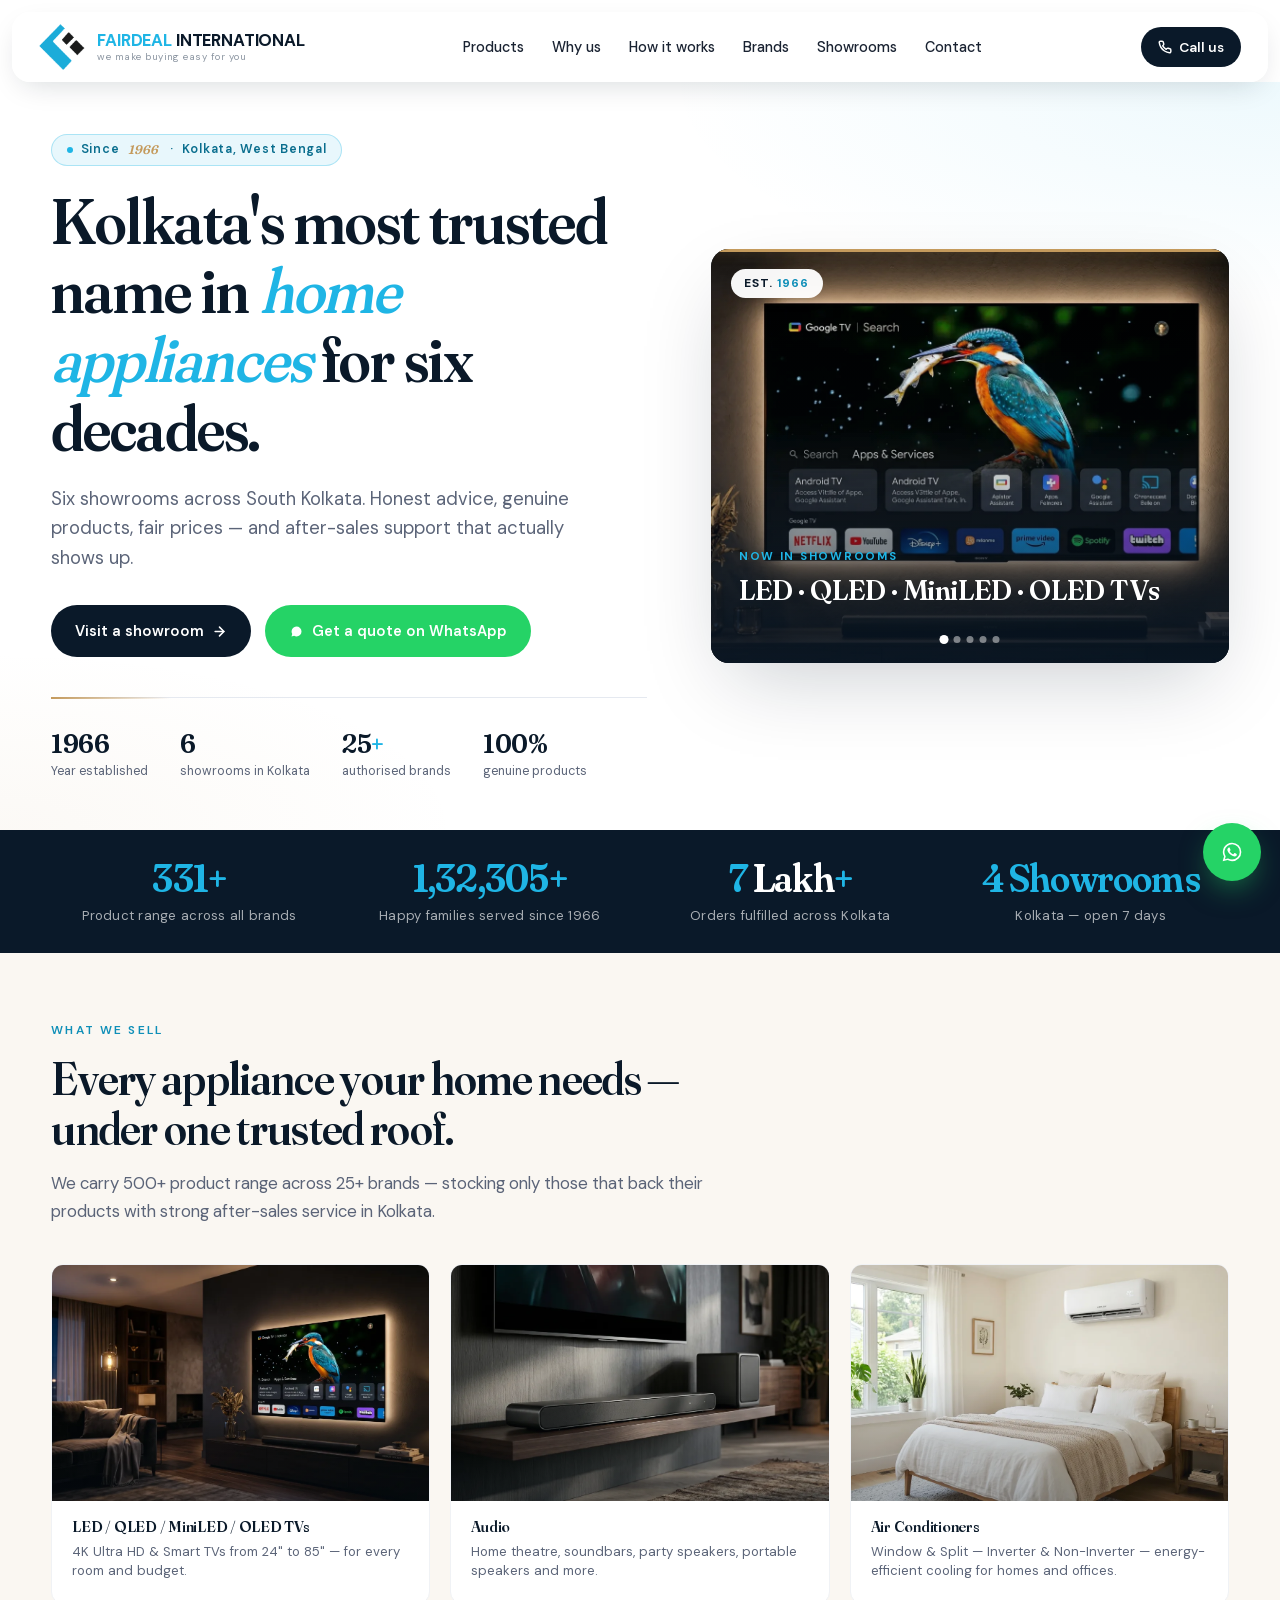
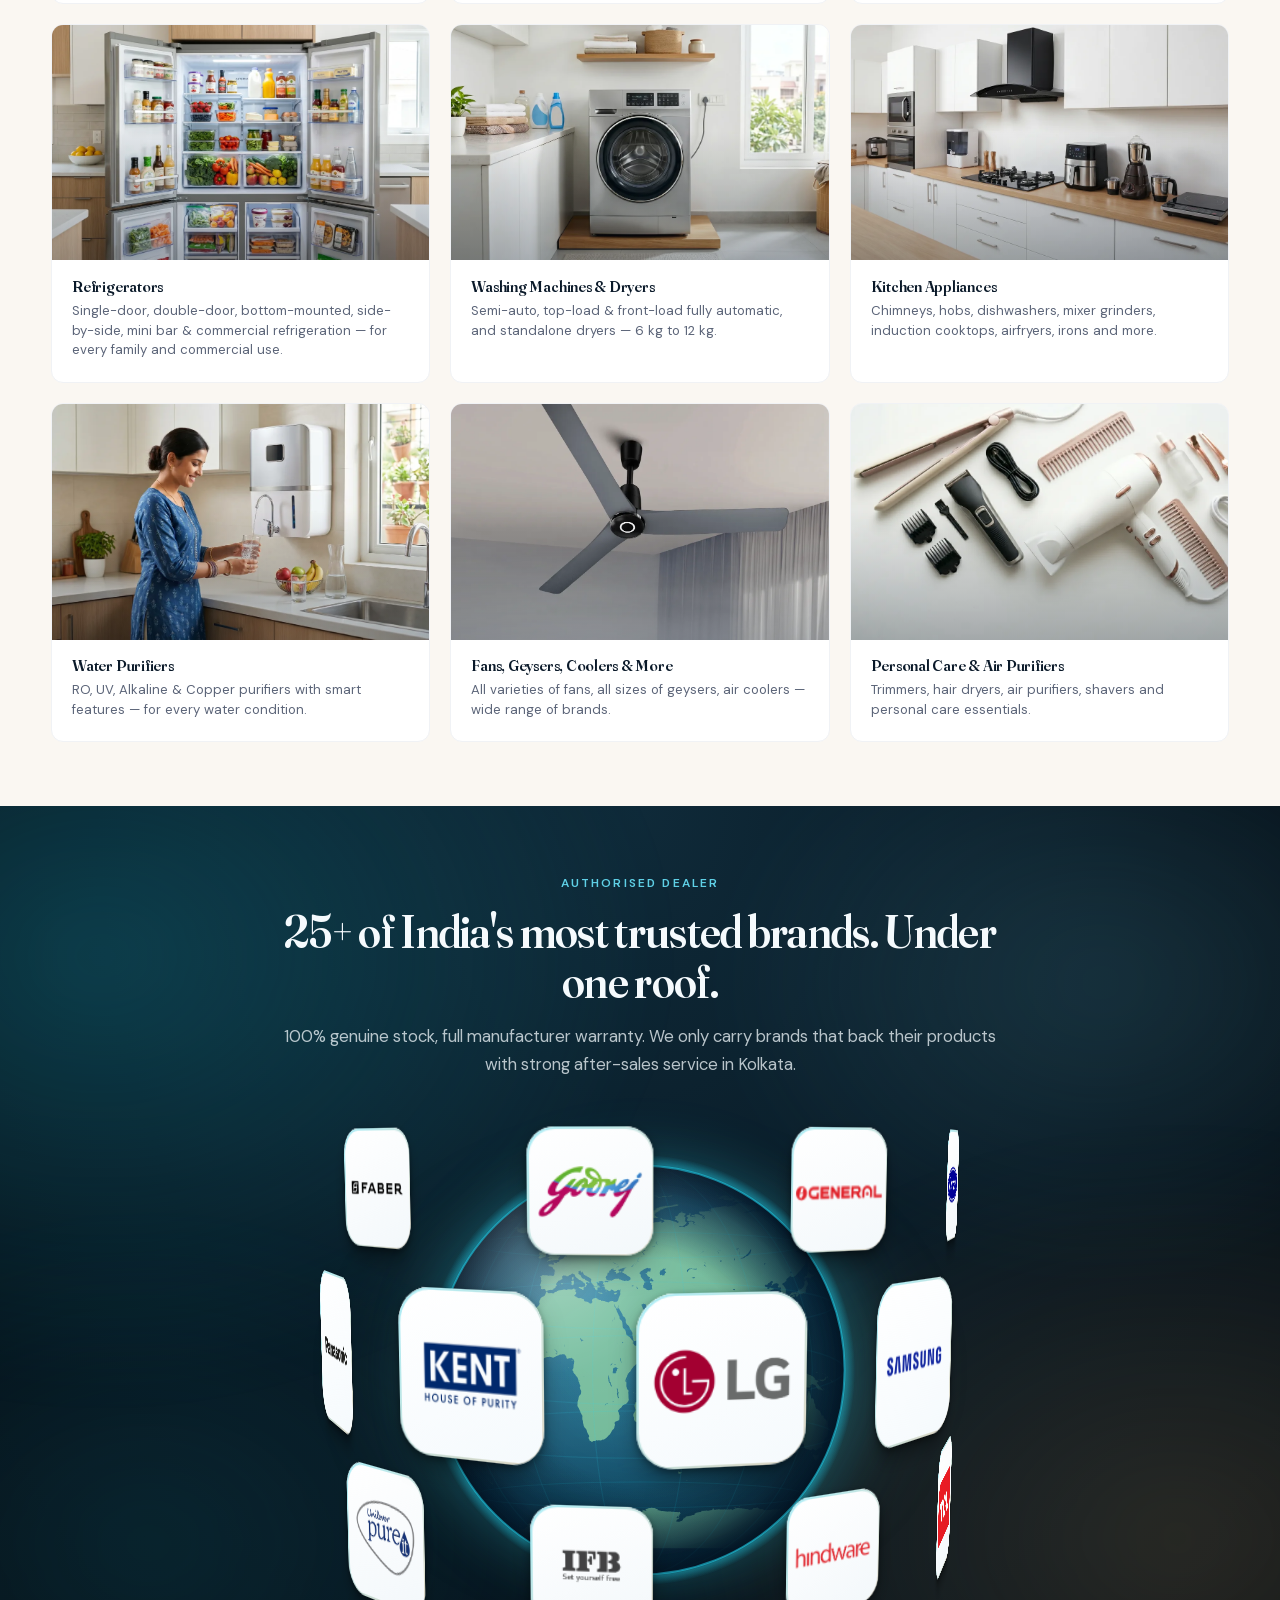
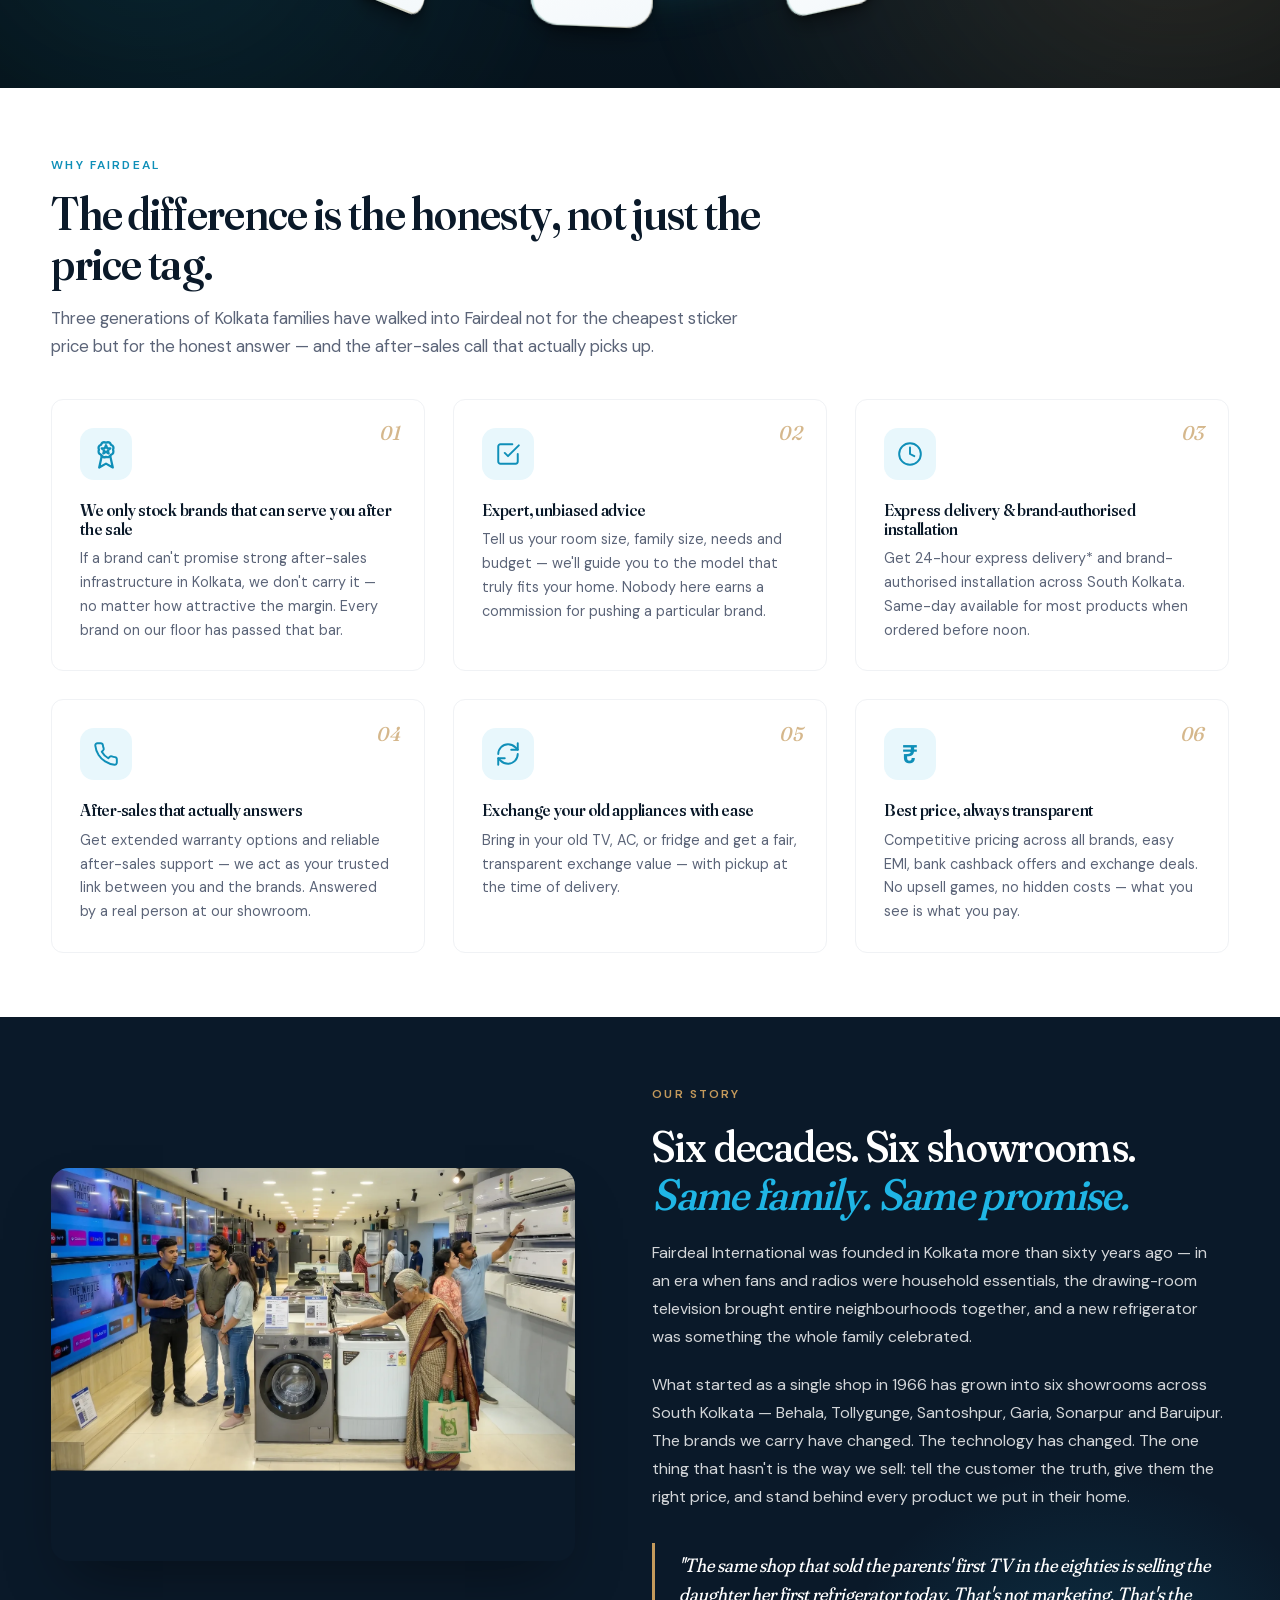
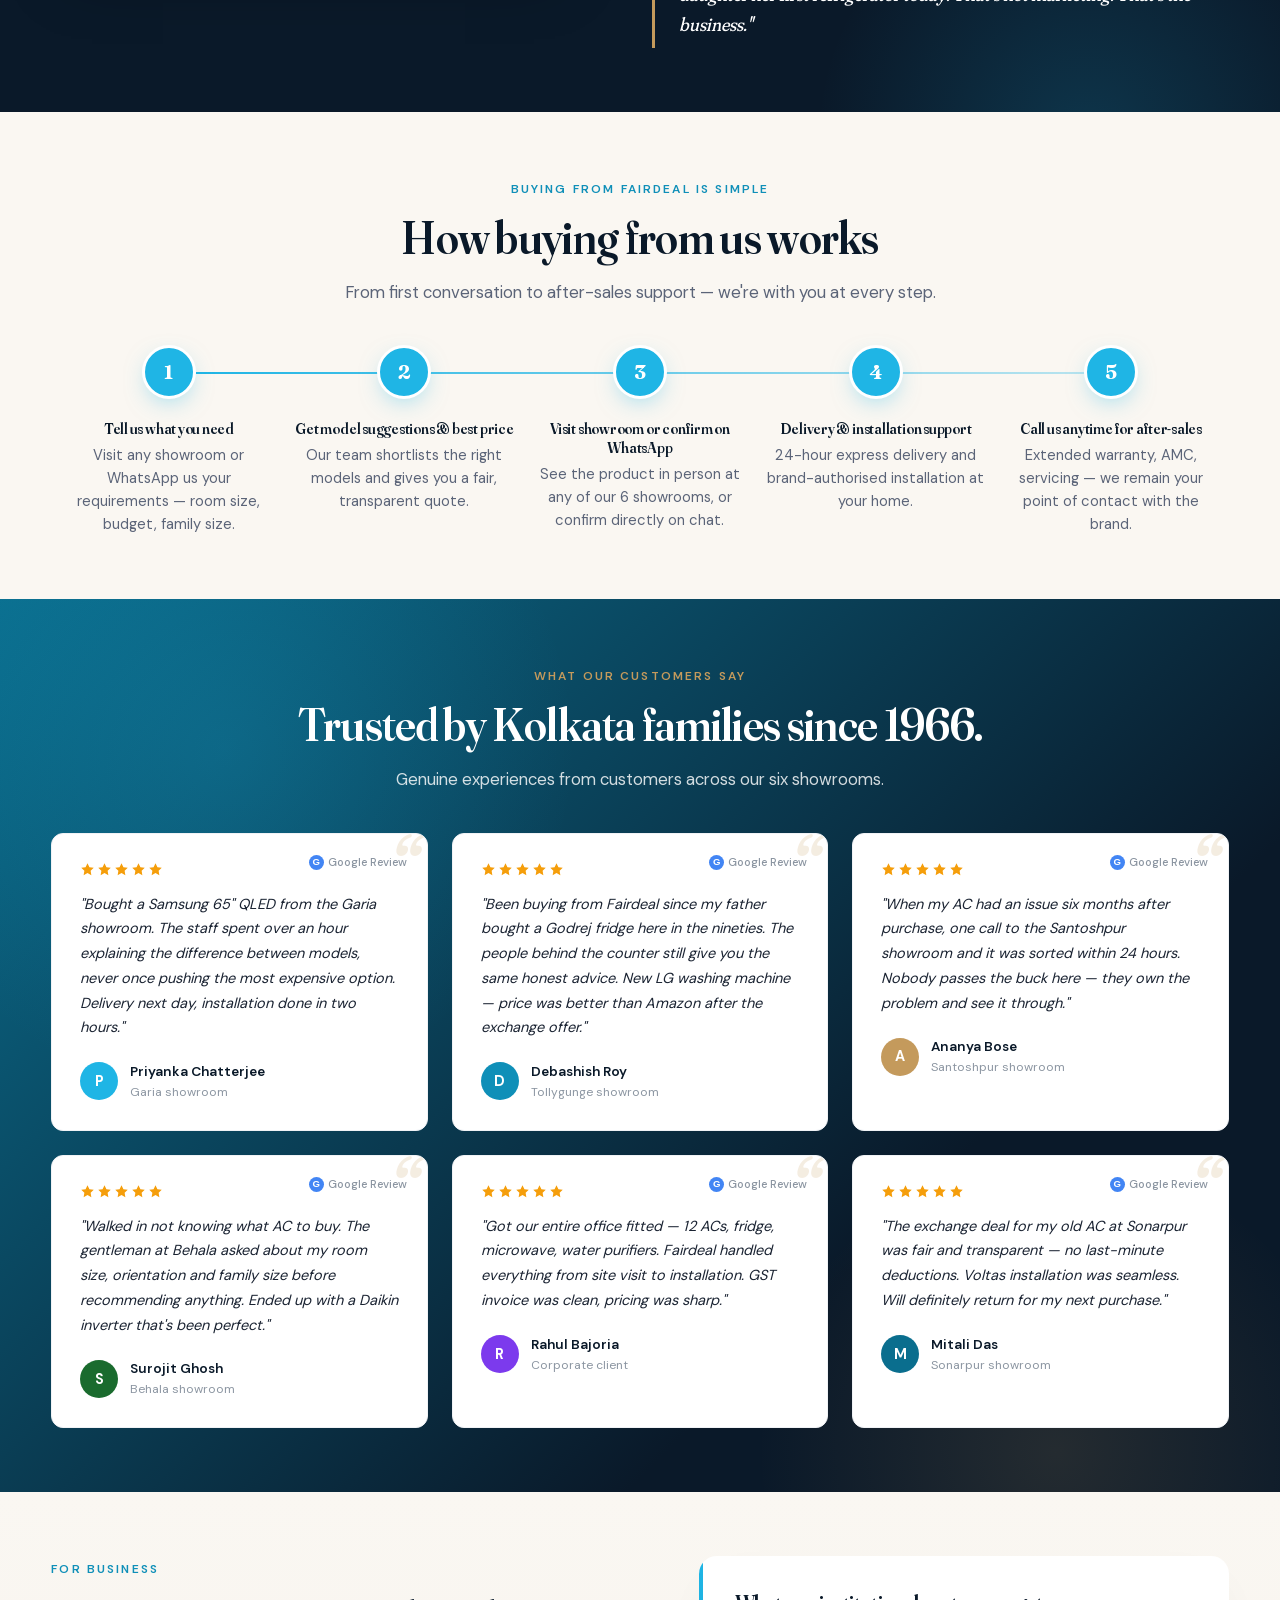
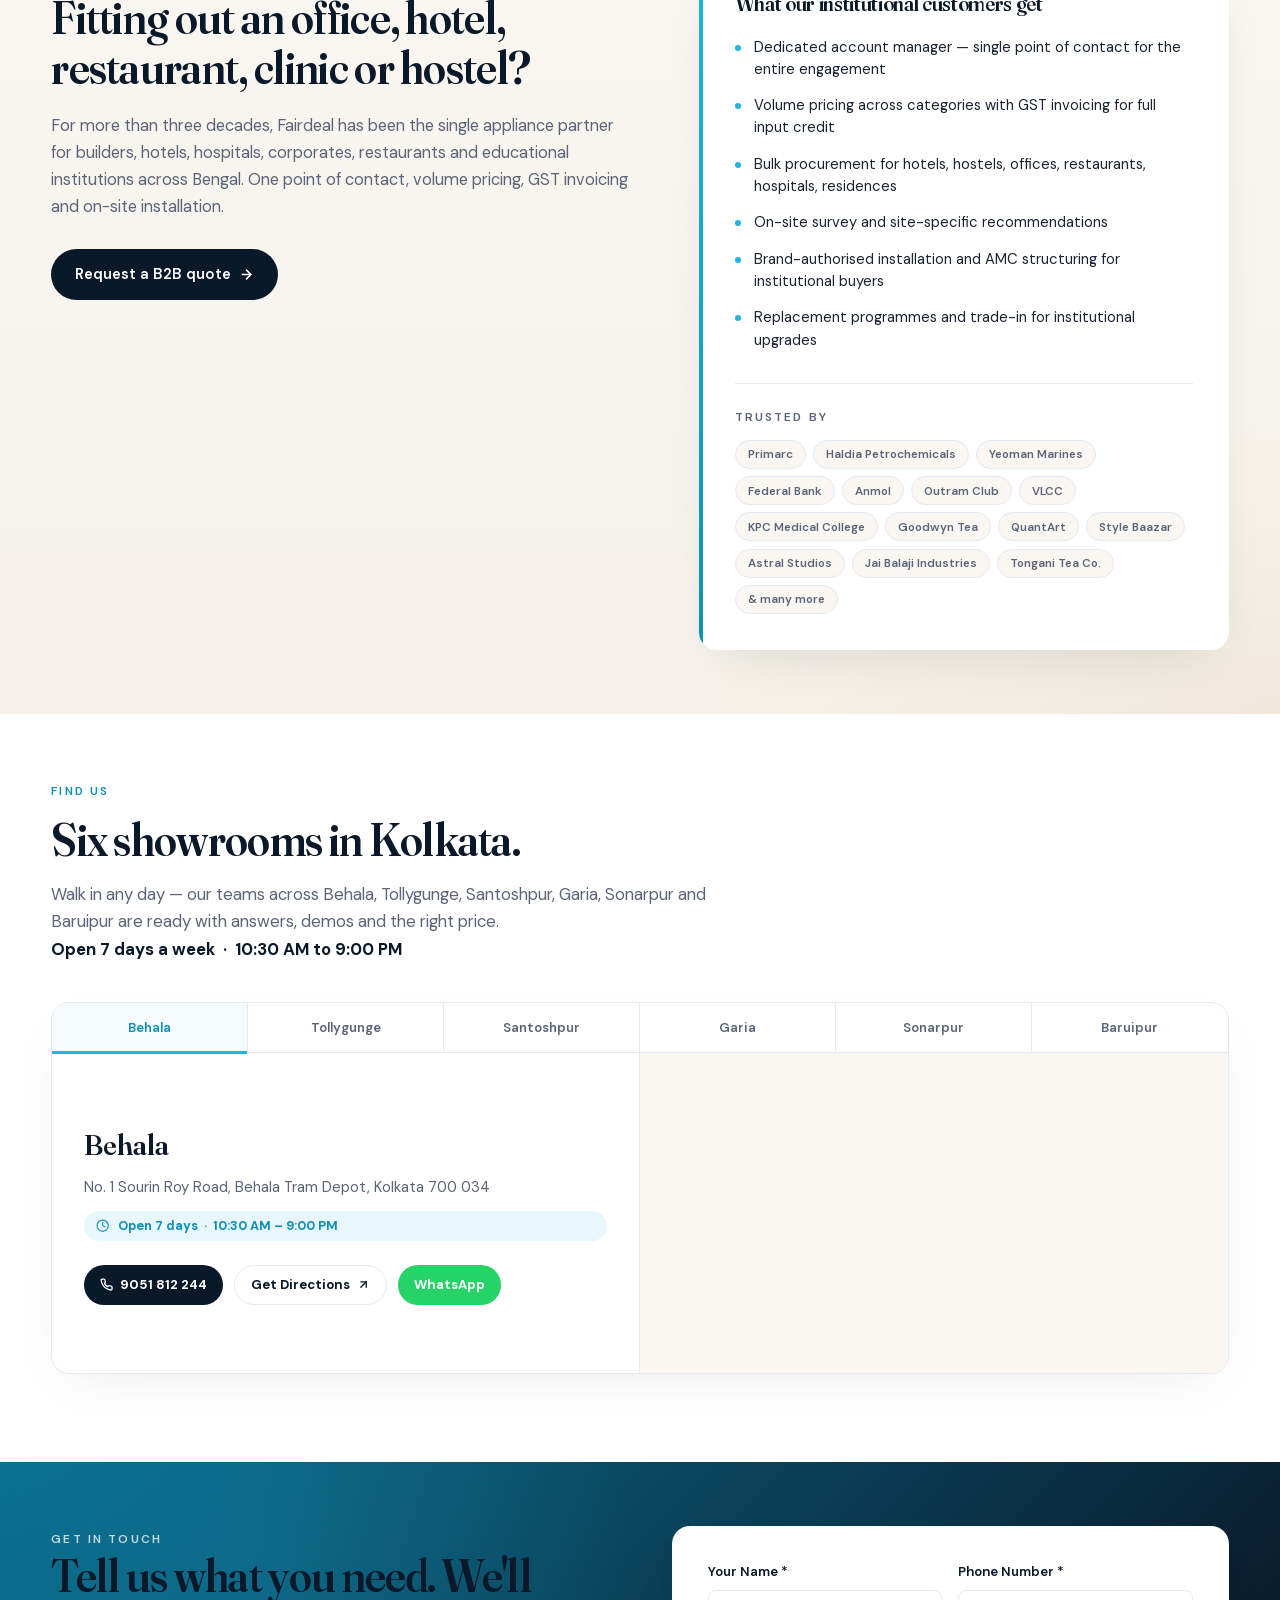
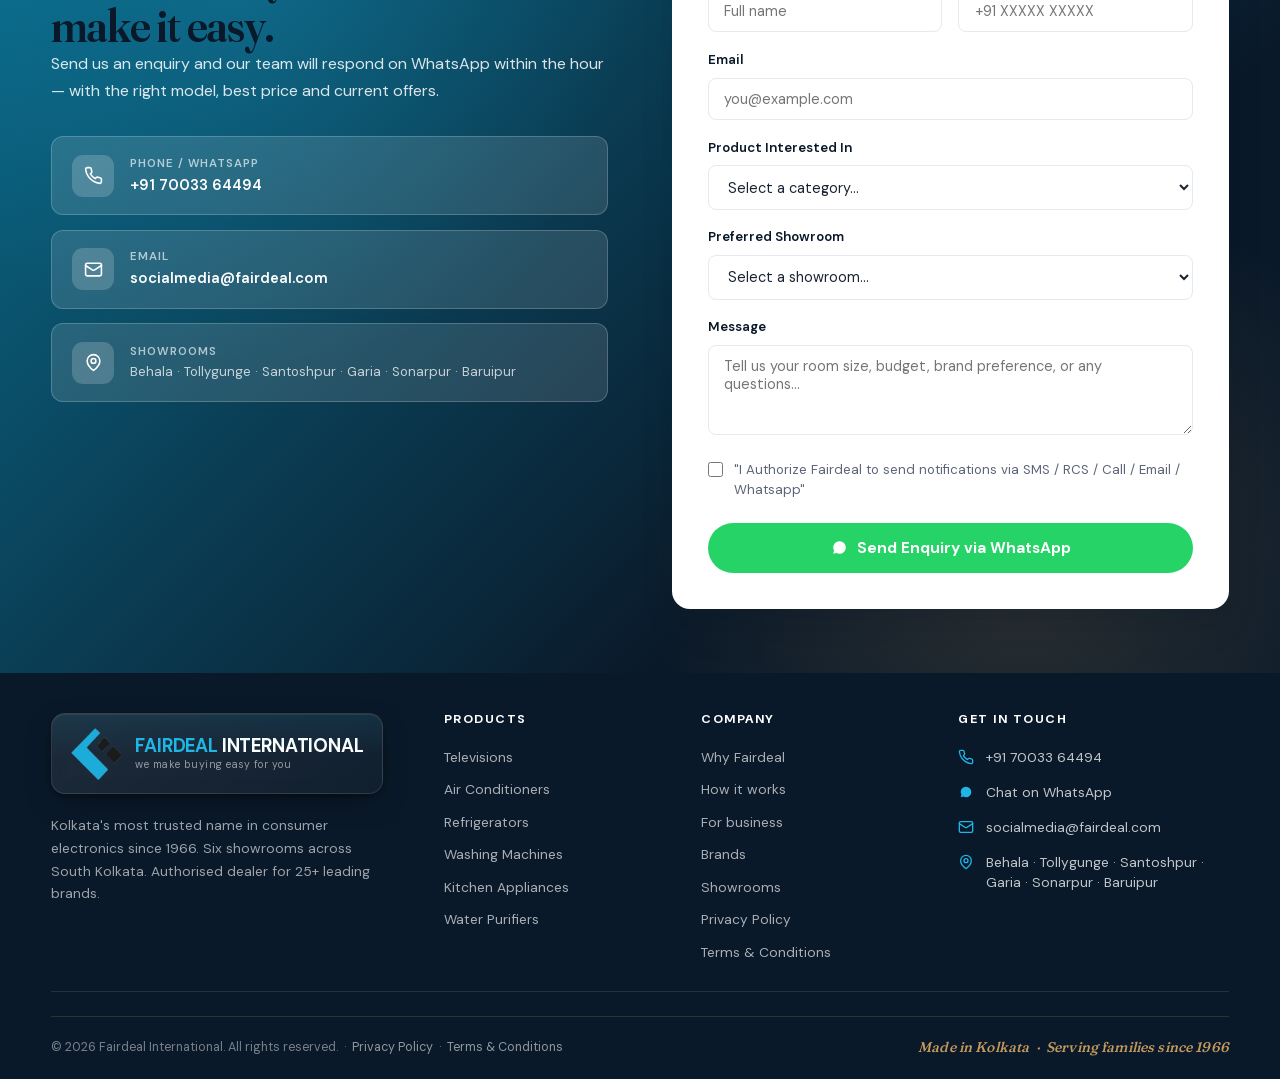
<file: index.html>
<!DOCTYPE html>
<html lang="en-IN">
<head>
<meta charset="UTF-8"/>
<meta name="viewport" content="width=device-width,initial-scale=1.0,viewport-fit=cover"/>
<title>Fairdeal International — Kolkata's Trusted Name in Home Appliances Since 1966 | LG, Samsung, Daikin, Voltas</title>
<meta name="description" content="Kolkata's most trusted home appliance retailer since 1966. 6 showrooms across South Kolkata — Behala, Tollygunge, Santoshpur, Garia, Sonarpur, Baruipur. Authorised dealer for LG, Samsung, Daikin, Voltas, Hitachi, Godrej and 25+ brands. 24-hour delivery, brand-authorised installation."/>
<meta name="keywords" content="home appliances Kolkata, electronics shop Kolkata, AC dealer Kolkata, TV dealer Kolkata, refrigerator Kolkata, washing machine Kolkata, LG dealer Kolkata, Samsung dealer Kolkata, Daikin AC Kolkata, Voltas AC Kolkata, Hitachi AC, Godrej fridge, Fairdeal International, Behala, Tollygunge, Santoshpur, Garia, Sonarpur, Baruipur, South Kolkata electronics, kitchen appliances Kolkata, water purifier Kolkata, fans Kolkata"/>
<meta name="author" content="Fairdeal International"/>
<meta name="robots" content="index, follow, max-image-preview:large"/>
<meta name="rating" content="general"/>

<link rel="canonical" href="https://fairdealinternational.in/"/>

<!-- Geo / local intent -->
<meta name="geo.region" content="IN-WB"/>
<meta name="geo.placename" content="Kolkata"/>
<meta name="geo.position" content="22.5039;88.3300"/>
<meta name="ICBM" content="22.5039, 88.3300"/>

<!-- Theme + PWA -->
<meta name="theme-color" content="#1FB5E5" media="(prefers-color-scheme: light)"/>
<meta name="theme-color" content="#0A1929" media="(prefers-color-scheme: dark)"/>
<meta name="apple-mobile-web-app-title" content="Fairdeal"/>
<meta name="apple-mobile-web-app-capable" content="yes"/>
<meta name="apple-mobile-web-app-status-bar-style" content="default"/>
<meta name="format-detection" content="telephone=yes"/>
<link rel="manifest" href="site.webmanifest"/>

<!-- Favicons -->
<link rel="icon" href="assets/img/ui/logo-fairdeal.png" type="image/png" sizes="any"/>
<link rel="shortcut icon" href="assets/img/ui/logo-fairdeal.png" type="image/png"/>
<link rel="apple-touch-icon" href="assets/img/ui/logo-fairdeal.png"/>

<!-- Open Graph -->
<meta property="og:type" content="website"/>
<meta property="og:site_name" content="Fairdeal International"/>
<meta property="og:title" content="Fairdeal International — Kolkata's Trusted Home Appliance Retailer Since 1966"/>
<meta property="og:description" content="6 showrooms across South Kolkata. Authorised dealer for LG, Samsung, Daikin, Voltas, Hitachi, Godrej and 25+ brands. Honest advice, fair prices, real after-sales support."/>
<meta property="og:locale" content="en_IN"/>
<meta property="og:url" content="https://fairdealinternational.in/"/>
<meta property="og:image" content="https://fairdealinternational.in/assets/img/ui/og-image.png"/>
<meta property="og:image:secure_url" content="https://fairdealinternational.in/assets/img/ui/og-image.png"/>
<meta property="og:image:width" content="1200"/>
<meta property="og:image:height" content="630"/>
<meta property="og:image:alt" content="Fairdeal International — Kolkata's trusted home appliance retailer since 1966"/>

<!-- Twitter Card -->
<meta name="twitter:card" content="summary_large_image"/>
<meta name="twitter:title" content="Fairdeal International — Kolkata's Trusted Home Appliance Retailer Since 1966"/>
<meta name="twitter:description" content="6 showrooms across South Kolkata. 25+ authorised brands. Honest advice, fair prices, real after-sales support."/>
<meta name="twitter:image" content="https://fairdealinternational.in/assets/img/ui/og-image.png"/>
<meta name="twitter:image:alt" content="Fairdeal International — Kolkata's trusted home appliance retailer since 1966"/>

<!-- Performance: preconnects + critical resource preload -->
<link rel="preconnect" href="https://maps.google.com"/>
<link rel="dns-prefetch" href="https://wa.me"/>
<link rel="preload" href="assets/fonts/dm-sans-latin.woff2" as="font" type="font/woff2" crossorigin/>
<link rel="preload" href="assets/fonts/fraunces-latin.woff2" as="font" type="font/woff2" crossorigin/>
<link rel="preload" as="image" href="assets/img/hero/01-tvs.webp" fetchpriority="high"/>

<link href="assets/fonts/fonts.css" rel="stylesheet"/>

<link rel="stylesheet" href="assets/css/tokens.css?v=17"/>
<link rel="stylesheet" href="assets/css/base.css?v=17"/>
<link rel="stylesheet" href="assets/css/components.css?v=17"/>
<link rel="stylesheet" href="assets/css/sections.css?v=34"/>

<!-- ============ Structured data ============ -->
<!-- Parent Organization -->
<script type="application/ld+json">
{
  "@context": "https://schema.org",
  "@type": "Organization",
  "@id": "https://fairdealinternational.in/#organization",
  "name": "Fairdeal International",
  "alternateName": "Fairdeal",
  "url": "https://fairdealinternational.in/",
  "logo": "https://fairdealinternational.in/assets/img/ui/logo-fairdeal-full.png",
  "image": "https://fairdealinternational.in/assets/img/ui/og-image.png",
  "foundingDate": "1966",
  "founders": [{ "@type": "Person", "name": "Fairdeal Founding Family" }],
  "description": "Family-run consumer electronics retailer in Kolkata, India. Authorised dealer for 25+ leading home appliance brands across 6 showrooms in South Kolkata since 1966.",
  "telephone": "+91-70033-64494",
  "email": "socialmedia@fairdeal.com",
  "areaServed": { "@type": "City", "name": "Kolkata" },
  "address": {
    "@type": "PostalAddress",
    "streetAddress": "No. 1 Sourin Roy Road, Behala Tram Depot",
    "addressLocality": "Kolkata",
    "addressRegion": "West Bengal",
    "postalCode": "700034",
    "addressCountry": "IN"
  },
  "sameAs": [
    "https://www.google.com/maps/place/Fairdeal+International"
  ]
}
</script>

<!-- WebSite (enables sitelinks search box) -->
<script type="application/ld+json">
{
  "@context": "https://schema.org",
  "@type": "WebSite",
  "@id": "https://fairdealinternational.in/#website",
  "url": "https://fairdealinternational.in/",
  "name": "Fairdeal International",
  "inLanguage": "en-IN",
  "publisher": { "@id": "https://fairdealinternational.in/#organization" }
}
</script>

<!-- LocalBusiness × 6 — each showroom indexed independently -->
<script type="application/ld+json">
{
  "@context": "https://schema.org",
  "@graph": [
    {
      "@type": ["LocalBusiness", "HomeGoodsStore"],
      "@id": "https://fairdealinternational.in/#behala",
      "name": "Fairdeal International — Behala",
      "image": "https://fairdealinternational.in/assets/img/ui/og-image.png",
      "telephone": "+91-90518-12244",
      "priceRange": "₹₹",
      "url": "https://fairdealinternational.in/#locations",
      "address": {
        "@type": "PostalAddress",
        "streetAddress": "No. 1 Sourin Roy Road, Behala Tram Depot",
        "addressLocality": "Kolkata",
        "addressRegion": "West Bengal",
        "postalCode": "700034",
        "addressCountry": "IN"
      },
      "geo": { "@type": "GeoCoordinates", "latitude": 22.5005, "longitude": 88.3066 },
      "openingHoursSpecification": [{
        "@type": "OpeningHoursSpecification",
        "dayOfWeek": ["Monday","Tuesday","Wednesday","Thursday","Friday","Saturday","Sunday"],
        "opens": "10:30", "closes": "21:00"
      }]
    },
    {
      "@type": ["LocalBusiness", "HomeGoodsStore"],
      "@id": "https://fairdealinternational.in/#tollygunge",
      "name": "Fairdeal International — Tollygunge",
      "image": "https://fairdealinternational.in/assets/img/ui/og-image.png",
      "telephone": "+91-80170-66993",
      "priceRange": "₹₹",
      "address": {
        "@type": "PostalAddress",
        "streetAddress": "77 Deshapran Sasmal Road, opp. Charu Market Police Station, Tollygunge",
        "addressLocality": "Kolkata",
        "addressRegion": "West Bengal",
        "postalCode": "700033",
        "addressCountry": "IN"
      },
      "geo": { "@type": "GeoCoordinates", "latitude": 22.4985, "longitude": 88.3437 },
      "openingHoursSpecification": [{
        "@type": "OpeningHoursSpecification",
        "dayOfWeek": ["Monday","Tuesday","Wednesday","Thursday","Friday","Saturday","Sunday"],
        "opens": "10:30", "closes": "21:00"
      }]
    },
    {
      "@type": ["LocalBusiness", "HomeGoodsStore"],
      "@id": "https://fairdealinternational.in/#santoshpur",
      "name": "Fairdeal International — Santoshpur",
      "image": "https://fairdealinternational.in/assets/img/ui/og-image.png",
      "telephone": "+91-80170-66991",
      "priceRange": "₹₹",
      "address": {
        "@type": "PostalAddress",
        "streetAddress": "52 Santoshpur Avenue, Battala, Santoshpur",
        "addressLocality": "Kolkata",
        "addressRegion": "West Bengal",
        "postalCode": "700075",
        "addressCountry": "IN"
      },
      "geo": { "@type": "GeoCoordinates", "latitude": 22.4863, "longitude": 88.3792 },
      "openingHoursSpecification": [{
        "@type": "OpeningHoursSpecification",
        "dayOfWeek": ["Monday","Tuesday","Wednesday","Thursday","Friday","Saturday","Sunday"],
        "opens": "10:30", "closes": "21:00"
      }]
    },
    {
      "@type": ["LocalBusiness", "HomeGoodsStore"],
      "@id": "https://fairdealinternational.in/#garia",
      "name": "Fairdeal International — Garia",
      "image": "https://fairdealinternational.in/assets/img/ui/og-image.png",
      "telephone": "+91-80170-66992",
      "priceRange": "₹₹",
      "address": {
        "@type": "PostalAddress",
        "streetAddress": "466 Raja Subodh Chandra Mallick Road, Garia Bazaar, Kanungo Park, Garia",
        "addressLocality": "Kolkata",
        "addressRegion": "West Bengal",
        "postalCode": "700084",
        "addressCountry": "IN"
      },
      "geo": { "@type": "GeoCoordinates", "latitude": 22.4636, "longitude": 88.3941 },
      "openingHoursSpecification": [{
        "@type": "OpeningHoursSpecification",
        "dayOfWeek": ["Monday","Tuesday","Wednesday","Thursday","Friday","Saturday","Sunday"],
        "opens": "10:30", "closes": "21:00"
      }]
    },
    {
      "@type": ["LocalBusiness", "HomeGoodsStore"],
      "@id": "https://fairdealinternational.in/#sonarpur",
      "name": "Fairdeal International — Sonarpur",
      "image": "https://fairdealinternational.in/assets/img/ui/og-image.png",
      "telephone": "+91-98749-75332",
      "priceRange": "₹₹",
      "address": {
        "@type": "PostalAddress",
        "streetAddress": "275 Sahebpara, Sonarpur Station Road",
        "addressLocality": "Kolkata",
        "addressRegion": "West Bengal",
        "postalCode": "700150",
        "addressCountry": "IN"
      },
      "geo": { "@type": "GeoCoordinates", "latitude": 22.4341, "longitude": 88.4309 },
      "openingHoursSpecification": [{
        "@type": "OpeningHoursSpecification",
        "dayOfWeek": ["Monday","Tuesday","Wednesday","Thursday","Friday","Saturday","Sunday"],
        "opens": "10:30", "closes": "21:00"
      }]
    },
    {
      "@type": ["LocalBusiness", "HomeGoodsStore"],
      "@id": "https://fairdealinternational.in/#baruipur",
      "name": "Fairdeal International — Baruipur",
      "image": "https://fairdealinternational.in/assets/img/ui/og-image.png",
      "telephone": "+91-62905-57092",
      "priceRange": "₹₹",
      "address": {
        "@type": "PostalAddress",
        "streetAddress": "Baruipur Padmapukur More",
        "addressLocality": "Kolkata",
        "addressRegion": "West Bengal",
        "postalCode": "700144",
        "addressCountry": "IN"
      },
      "geo": { "@type": "GeoCoordinates", "latitude": 22.3597, "longitude": 88.4322 },
      "openingHoursSpecification": [{
        "@type": "OpeningHoursSpecification",
        "dayOfWeek": ["Monday","Tuesday","Wednesday","Thursday","Friday","Saturday","Sunday"],
        "opens": "10:30", "closes": "21:00"
      }]
    }
  ]
}
</script>

<!-- FAQ — answers common queries; eligible for rich results -->
<script type="application/ld+json">
{
  "@context": "https://schema.org",
  "@type": "FAQPage",
  "mainEntity": [
    {
      "@type": "Question",
      "name": "Where is Fairdeal International located in Kolkata?",
      "acceptedAnswer": {
        "@type": "Answer",
        "text": "Fairdeal International has six showrooms across South Kolkata — Behala, Tollygunge, Santoshpur, Garia, Sonarpur and Baruipur. All showrooms are open seven days a week from 10:30 AM to 9:00 PM."
      }
    },
    {
      "@type": "Question",
      "name": "Which brands does Fairdeal International sell?",
      "acceptedAnswer": {
        "@type": "Answer",
        "text": "Fairdeal is the authorised dealer for 25+ leading home-appliance brands, including LG, Samsung, Daikin, Voltas, Hitachi, Godrej, Panasonic, Mitsubishi Heavy, Carrier, Haier, IFB, Philips, Crompton, Prestige, Faber, Hindware, Bajaj, boAt, Symphony and more."
      }
    },
    {
      "@type": "Question",
      "name": "Does Fairdeal offer delivery and installation across Kolkata?",
      "acceptedAnswer": {
        "@type": "Answer",
        "text": "Yes. We offer 24-hour express delivery across South Kolkata (same-day for orders confirmed before noon, subject to stock) and brand-authorised installation through the manufacturer's service network."
      }
    },
    {
      "@type": "Question",
      "name": "Is Fairdeal International an authorised dealer?",
      "acceptedAnswer": {
        "@type": "Answer",
        "text": "Yes. Fairdeal has been an authorised dealer for major consumer electronics brands since 1966. Every product carries full manufacturer warranty and GST invoicing for input credit."
      }
    },
    {
      "@type": "Question",
      "name": "Can Fairdeal supply appliances in bulk to businesses, hotels or hostels?",
      "acceptedAnswer": {
        "@type": "Answer",
        "text": "Yes. Fairdeal has supplied bulk and institutional orders to hotels, hostels, hospitals, builders, offices, restaurants and educational institutions across Bengal for over three decades, with dedicated account managers, volume pricing and on-site survey."
      }
    },
    {
      "@type": "Question",
      "name": "Can I exchange my old appliance for a new one at Fairdeal?",
      "acceptedAnswer": {
        "@type": "Answer",
        "text": "Yes. Bring in your old TV, AC, refrigerator or washing machine and we offer a fair, transparent exchange value — with pickup at the time of delivery."
      }
    },
    {
      "@type": "Question",
      "name": "How do I get a price quote from Fairdeal?",
      "acceptedAnswer": {
        "@type": "Answer",
        "text": "WhatsApp +91 70033 64494 with your requirement (room size, family size, budget), or fill the enquiry form on this website. Our team typically replies within an hour during business hours."
      }
    }
  ]
}
</script>

<!-- BreadcrumbList — Home is the only crumb on this page -->
<script type="application/ld+json">
{
  "@context": "https://schema.org",
  "@type": "BreadcrumbList",
  "itemListElement": [
    { "@type": "ListItem", "position": 1, "name": "Home", "item": "https://fairdealinternational.in/" }
  ]
}
</script>
</head>
<body>
<!-- ========== NAV ========== -->
<nav class="nav" id="mainNav">
  <div class="container nav-inner">
    <a href="#" class="logo" aria-label="Fairdeal International home">
      <img class="logo-mark" src="assets/img/ui/logo-fairdeal.png" alt="Fairdeal International — Kolkata home appliance retailer since 1966" width="46" height="46" />
      <span class="logo-text-stack">
        <span><span class="logo-text-1">FAIRDEAL</span>&nbsp;<span class="logo-text-2">INTERNATIONAL</span></span>
        <span class="logo-tag">we make buying easy for you</span>
      </span>
    </a>
    <ul class="nav-links" id="navLinks">
      <li><a href="#categories">Products</a></li>
      <li><a href="#why">Why us</a></li>
      <li><a href="#how">How it works</a></li>
      <li><a href="#brands">Brands</a></li>
      <li><a href="#locations">Showrooms</a></li>
      <li><a href="#enquiry">Contact</a></li>
    </ul>
    <div class="nav-right">
      <a href="tel:+917003364494" class="nav-cta">
        <svg width="14" height="14" viewBox="0 0 24 24" fill="none" stroke="currentColor" stroke-width="2.5" stroke-linecap="round" stroke-linejoin="round"><path d="M22 16.92v3a2 2 0 0 1-2.18 2 19.79 19.79 0 0 1-8.63-3.07 19.5 19.5 0 0 1-6-6 19.79 19.79 0 0 1-3.07-8.67A2 2 0 0 1 4.11 2h3a2 2 0 0 1 2 1.72c.127.96.361 1.903.7 2.81a2 2 0 0 1-.45 2.11L8.09 9.91a16 16 0 0 0 6 6l1.27-1.27a2 2 0 0 1 2.11-.45c.907.339 1.85.573 2.81.7A2 2 0 0 1 22 16.92z"/></svg>
        Call us
      </a>
      <a href="tel:+917003364494" class="mobile-call-btn">
        <svg width="16" height="16" viewBox="0 0 24 24" fill="none" stroke="currentColor" stroke-width="2.5" stroke-linecap="round" stroke-linejoin="round"><path d="M22 16.92v3a2 2 0 0 1-2.18 2 19.79 19.79 0 0 1-8.63-3.07 19.5 19.5 0 0 1-6-6 19.79 19.79 0 0 1-3.07-8.67A2 2 0 0 1 4.11 2h3a2 2 0 0 1 2 1.72c.127.96.361 1.903.7 2.81a2 2 0 0 1-.45 2.11L8.09 9.91a16 16 0 0 0 6 6l1.27-1.27a2 2 0 0 1 2.11-.45c.907.339 1.85.573 2.81.7A2 2 0 0 1 22 16.92z"/></svg>
        Call Now
      </a>
      <button class="menu-toggle" id="menuToggle" aria-label="Toggle menu"><span></span><span></span><span></span></button>
    </div>
  </div>
</nav>
<!-- ========== HERO ========== -->
<header class="hero">
  <div class="container hero-grid">
    <div class="hero-content">
      <div class="hero-badge"><span class="hero-badge-dot"></span>Since <span class="gold-year">1966</span> &nbsp;·&nbsp; Kolkata, West Bengal</div>
      <h1>Kolkata's most trusted name in <em>home appliances</em> for six decades.</h1>
      <p class="hero-tag">Six showrooms across South Kolkata. Honest advice, genuine products, fair prices — and after-sales support that actually shows up.</p>
      <div class="hero-ctas">
        <a href="#locations" class="btn btn-primary">Visit a showroom <svg width="15" height="15" viewBox="0 0 24 24" fill="none" stroke="currentColor" stroke-width="2.5" stroke-linecap="round" stroke-linejoin="round"><path d="M5 12h14"/><path d="m12 5 7 7-7 7"/></svg></a>
        <a href="https://wa.me/917003364494?text=Hi%20Fairdeal%2C%20I'd%20like%20a%20quote" class="btn btn-whatsapp" target="_blank" rel="noopener"><svg width="15" height="15" viewBox="0 0 24 24" fill="currentColor"><path d="M17.6 6.32A7.85 7.85 0 0 0 12.05 4a7.94 7.94 0 0 0-6.88 11.9L4 20l4.2-1.1a7.93 7.93 0 0 0 3.84 1h.01a7.95 7.95 0 0 0 7.95-7.94 7.9 7.9 0 0 0-2.4-5.64z"/></svg>Get a quote on WhatsApp</a>
      </div>
      <div class="hero-meta">
        <div class="hero-meta-item"><span class="num">1966</span><div class="lbl">Year established</div></div>
        <div class="hero-meta-item"><span class="num">6</span><div class="lbl">showrooms in Kolkata</div></div>
        <div class="hero-meta-item"><span class="num">25<span>+</span></span><div class="lbl">authorised brands</div></div>
        <div class="hero-meta-item"><span class="num">100%</span><div class="lbl">genuine products</div></div>
      </div>
    </div>

    <!-- HERO SLIDING BANNER -->
    <div class="hero-visual" id="heroVisual">
      <div class="hero-visual-since">Est. <span>1966</span></div>

      <!-- SLIDE 1: TVs — PLACEHOLDER: Replace with premium OLED/QLED TV mounted on wall in home-cinema room with ambient lighting -->
      <div class="hero-slide active">
        <img src="assets/img/hero/01-tvs.webp" alt="Premium OLED and QLED smart television displayed in a Fairdeal Kolkata showroom" fetchpriority="high"/>
        <div class="hero-slide-overlay"></div>
        <div class="hero-slide-caption">
          <div class="hero-slide-caption-label">Now in showrooms</div>
          <div class="hero-slide-caption-title">LED · QLED · MiniLED · OLED TVs</div>
        </div>
      </div>

      <!-- SLIDE 2: ACs — PLACEHOLDER: Modern inverter split AC in a well-lit bedroom, lifestyle shot -->
      <div class="hero-slide">
        <img src="assets/img/hero/02-acs.webp" alt="Inverter split air conditioner from leading brands — sold and installed by Fairdeal across South Kolkata" loading="lazy"/>
        <div class="hero-slide-overlay"></div>
        <div class="hero-slide-caption">
          <div class="hero-slide-caption-label">Inverter &amp; Non-Inverter</div>
          <div class="hero-slide-caption-title">Air Conditioners — Window &amp; Split</div>
        </div>
      </div>

      <!-- SLIDE 3: Fridges — PLACEHOLDER: Modern double-door or French door fridge open in clean kitchen -->
      <div class="hero-slide">
        <img src="assets/img/hero/03-fridges.webp" alt="Double-door and side-by-side refrigerators on display at a Fairdeal showroom in Kolkata" loading="lazy"/>
        <div class="hero-slide-overlay"></div>
        <div class="hero-slide-caption">
          <div class="hero-slide-caption-label">Single · Double · Side-by-Side · Commercial</div>
          <div class="hero-slide-caption-title">Refrigerators &amp; Commercial Cooling</div>
        </div>
      </div>

      <!-- SLIDE 4: Washing — PLACEHOLDER: Front-load washing machine in laundry room, clean white minimal look -->
      <div class="hero-slide">
        <img src="assets/img/hero/04-washing.webp" alt="Front-load and top-load washing machines available at Fairdeal Kolkata" loading="lazy"/>
        <div class="hero-slide-overlay"></div>
        <div class="hero-slide-caption">
          <div class="hero-slide-caption-label">Top Load · Front Load · Dryer</div>
          <div class="hero-slide-caption-title">Washing Machines &amp; Dryers</div>
        </div>
      </div>

      <!-- SLIDE 5: Kitchen — PLACEHOLDER: Premium kitchen showing chimney lit up, hob in use, warm cooking scene -->
      <div class="hero-slide">
        <img src="assets/img/hero/05-kitchen.webp" alt="Modern Indian kitchen with branded chimney, hob and induction appliances supplied by Fairdeal" loading="lazy"/>
        <div class="hero-slide-overlay"></div>
        <div class="hero-slide-caption">
          <div class="hero-slide-caption-label">Chimney · Hob · Airfryer · Induction</div>
          <div class="hero-slide-caption-title">Kitchen Appliances</div>
        </div>
      </div>

      <div class="slider-dots">
        <button class="slider-dot active" onclick="goSlide(0)"></button>
        <button class="slider-dot" onclick="goSlide(1)"></button>
        <button class="slider-dot" onclick="goSlide(2)"></button>
        <button class="slider-dot" onclick="goSlide(3)"></button>
        <button class="slider-dot" onclick="goSlide(4)"></button>
      </div>
    </div>
  </div>
</header>

<!-- ========== TRUST STRIP ========== -->
<section class="trust">
  <div class="container">
    <div class="trust-grid">
      <div><div class="trust-num"><span data-count-to="500">0</span><span>+</span></div><div class="trust-lbl">Product range across all brands</div></div>
      <div><div class="trust-num"><span data-count-to="200000" data-count-format="indian">0</span><span>+</span></div><div class="trust-lbl">Happy families served since 1966</div></div>
      <div><div class="trust-num"><span data-count-to="10">0</span> Lakh<span>+</span></div><div class="trust-lbl">Orders fulfilled across Kolkata</div></div>
      <div><div class="trust-num"><span data-count-to="6">0</span> <span>Showrooms</span></div><div class="trust-lbl">Kolkata — open 7 days</div></div>
    </div>
  </div>
</section>

<!-- ========== CATEGORIES ========== -->
<section class="section categories" id="categories">
  <div class="container">
    <div class="section-head">
      <span class="kicker">What we sell</span>
      <h2>Every appliance your home needs — under one trusted roof.</h2>
      <p>We carry 500+ product range across 25+ brands — stocking only those that back their products with strong after-sales service in Kolkata.</p>
    </div>
    <div class="cat-grid">

      <!-- CAT 1: TVs — PLACEHOLDER: Premium OLED TV on wall, dark room, warm ambient glow, lifestyle -->
      <div class="cat-card">
        <div class="cat-img-wrap"><img src="assets/img/lifestyle/cat-01-tvs.webp" alt="Smart LED, QLED, MiniLED and OLED televisions from LG, Samsung and Sony — available at Fairdeal Kolkata" loading="lazy"/><div class="cat-overlay"></div></div>
        <div class="cat-body"><h3>LED / QLED / MiniLED / OLED TVs</h3><p>4K Ultra HD &amp; Smart TVs from 24" to 85" — for every room and budget.</p></div>
      </div>

      <!-- CAT 2: Audio — PLACEHOLDER: Sleek soundbar below wall-mounted TV, or party speaker in living room -->
      <div class="cat-card">
        <div class="cat-img-wrap"><img src="assets/img/lifestyle/cat-02-audio.webp" alt="Home theatre, soundbars and portable Bluetooth speakers from boAt, JBL and Philips at Fairdeal Kolkata" loading="lazy"/><div class="cat-overlay"></div></div>
        <div class="cat-body"><h3>Audio</h3><p>Home theatre, soundbars, party speakers, portable speakers and more.</p></div>
      </div>

      <!-- CAT 3: ACs — PLACEHOLDER: Modern split AC on wall in bright bedroom, lifestyle -->
      <div class="cat-card">
        <div class="cat-img-wrap"><img src="assets/img/lifestyle/cat-03-acs.webp" alt="Window and split air conditioners from Daikin, Voltas, Hitachi, LG and Samsung — Fairdeal Kolkata" loading="lazy"/><div class="cat-overlay"></div></div>
        <div class="cat-body"><h3>Air Conditioners</h3><p>Window &amp; Split — Inverter &amp; Non-Inverter — energy-efficient cooling for homes and offices.</p></div>
      </div>

      <!-- CAT 4: Fridges — PLACEHOLDER: Open double-door fridge showing organised interior, modern kitchen -->
      <div class="cat-card">
        <div class="cat-img-wrap"><img src="assets/img/lifestyle/cat-04-fridges.webp" alt="Single-door, double-door and side-by-side refrigerators from LG, Samsung, Godrej and Haier — Fairdeal Kolkata" loading="lazy"/><div class="cat-overlay"></div></div>
        <div class="cat-body"><h3>Refrigerators</h3><p>Single-door, double-door, bottom-mounted, side-by-side, mini bar &amp; commercial refrigeration — for every family and commercial use.</p></div>
      </div>

      <!-- CAT 5: Washing — PLACEHOLDER: Front-load washing machine, clean laundry room, white minimal aesthetic -->
      <div class="cat-card">
        <div class="cat-img-wrap"><img src="assets/img/lifestyle/cat-05-washing.webp" alt="Top-load and front-load washing machines from IFB, LG, Samsung and Bosch — Fairdeal Kolkata" loading="lazy"/><div class="cat-overlay"></div></div>
        <div class="cat-body"><h3>Washing Machines &amp; Dryers</h3><p>Semi-auto, top-load &amp; front-load fully automatic, and standalone dryers — 6 kg to 12 kg.</p></div>
      </div>

      <!-- CAT 6: Kitchen — PLACEHOLDER: Modern kitchen chimney lit, hob in use, airfryer on counter, warm scene -->
      <div class="cat-card">
        <div class="cat-img-wrap"><img src="assets/img/lifestyle/cat-06-kitchen.webp" alt="Chimneys, hobs, induction cooktops and microwaves from Faber, Kutchina, Hindware and Prestige — Fairdeal Kolkata" loading="lazy"/><div class="cat-overlay"></div></div>
        <div class="cat-body"><h3>Kitchen Appliances</h3><p>Chimneys, hobs, dishwashers, mixer grinders, induction cooktops, airfryers, irons and more.</p></div>
      </div>

      <!-- CAT 7: Water — PLACEHOLDER: Sleek wall-mounted water purifier in kitchen, person filling glass, clean -->
      <div class="cat-card">
        <div class="cat-img-wrap"><img src="assets/img/lifestyle/cat-07-water.webp" alt="RO and UV water purifiers from Pureit, Kent and Aquaguard — Fairdeal Kolkata" loading="lazy"/><div class="cat-overlay"></div></div>
        <div class="cat-body"><h3>Water Purifiers</h3><p>RO, UV, Alkaline &amp; Copper purifiers with smart features — for every water condition.</p></div>
      </div>

      <!-- CAT 8: Fans — PLACEHOLDER: BLDC ceiling fan in bright room, or geyser in clean bathroom -->
      <div class="cat-card">
        <div class="cat-img-wrap"><img src="assets/img/lifestyle/cat-08-fans.webp" alt="Ceiling fans, water geysers and air coolers from Crompton, Bajaj, Havells, Symphony and Venus — Fairdeal Kolkata" loading="lazy"/><div class="cat-overlay"></div></div>
        <div class="cat-body"><h3>Fans, Geysers, Coolers &amp; More</h3><p>All varieties of fans, all sizes of geysers, air coolers — wide range of brands.</p></div>
      </div>

      <!-- CAT 9: Personal — PLACEHOLDER: Trimmer / hair dryer / personal grooming products on white surface, flat-lay -->
      <div class="cat-card">
        <div class="cat-img-wrap"><img src="assets/img/lifestyle/cat-09-personal.webp" alt="Personal care, grooming and air purifier appliances from Philips and Panasonic — Fairdeal Kolkata" loading="lazy"/><div class="cat-overlay"></div></div>
        <div class="cat-body"><h3>Personal Care &amp; Air Purifiers</h3><p>Trimmers, hair dryers, air purifiers, shavers and personal care essentials.</p></div>
      </div>

    </div>
  </div>
</section>

<!-- ========== BRANDS ========== -->
<section class="section brands" id="brands">
  <div class="container">
    <div class="section-head section-head-center">
      <span class="kicker">Authorised dealer</span>
      <h2>25+ of India's most trusted brands. Under one roof.</h2>
      <p>100% genuine stock, full manufacturer warranty. We only carry brands that back their products with strong after-sales service in Kolkata.</p>
    </div>
    <div class="brand-globe-scene" data-brand-globe aria-label="Authorised brands">
      <svg class="brand-globe-earth" viewBox="-100 -100 200 200" aria-hidden="true">
        <defs>
          <radialGradient id="ocean-grad" cx="38%" cy="32%" r="72%">
            <stop offset="0%"  stop-color="#2d8fbf" stop-opacity="0.55"/>
            <stop offset="55%" stop-color="#155680" stop-opacity="0.55"/>
            <stop offset="100%" stop-color="#08263d" stop-opacity="0.60"/>
          </radialGradient>
          <radialGradient id="atm-grad" cx="50%" cy="50%" r="50%">
            <stop offset="86%" stop-color="rgba(34,211,238,0)"/>
            <stop offset="96%" stop-color="rgba(34,211,238,0.35)"/>
            <stop offset="100%" stop-color="rgba(34,211,238,0)"/>
          </radialGradient>
          <!-- Sun-lit highlight, biased up-left like a planet lit from upper-left -->
          <radialGradient id="sun-grad" cx="30%" cy="26%" r="55%">
            <stop offset="0%"  stop-color="rgba(255,255,255,0.32)"/>
            <stop offset="45%" stop-color="rgba(255,255,255,0.08)"/>
            <stop offset="100%" stop-color="rgba(255,255,255,0)"/>
          </radialGradient>
          <!-- Limb darkening / terminator — dark ring near the edge so the disk reads as a sphere -->
          <radialGradient id="limb-grad" cx="50%" cy="50%" r="50%">
            <stop offset="0%"   stop-color="rgba(2,15,30,0)"/>
            <stop offset="55%"  stop-color="rgba(2,15,30,0)"/>
            <stop offset="85%"  stop-color="rgba(2,15,30,0.42)"/>
            <stop offset="100%" stop-color="rgba(2,15,30,0.88)"/>
          </radialGradient>
          <!-- Sphere mask: fade map toward the limb so continents seem to curve away -->
          <radialGradient id="sphere-mask-grad" cx="50%" cy="50%" r="50%">
            <stop offset="0%"   stop-color="#ffffff"/>
            <stop offset="60%"  stop-color="#ffffff"/>
            <stop offset="95%"  stop-color="#2a2a2a"/>
            <stop offset="100%" stop-color="#000000"/>
          </radialGradient>
          <mask id="sphere-mask" maskUnits="userSpaceOnUse" x="-100" y="-100" width="200" height="200">
            <circle cx="0" cy="0" r="95" fill="url(#sphere-mask-grad)"/>
          </mask>
          <clipPath id="earth-clip">
            <circle cx="0" cy="0" r="95"/>
          </clipPath>
        </defs>

        <!-- Outer atmosphere halo -->
        <circle cx="0" cy="0" r="100" fill="url(#atm-grad)"/>

        <!-- Ocean -->
        <circle cx="0" cy="0" r="95" fill="url(#ocean-grad)"/>

        <!-- Real continents, zoomed in so only ~one hemisphere shows; masked to fade at the limb. -->
        <g mask="url(#sphere-mask)" clip-path="url(#earth-clip)">
          <image href="assets/img/ui/world-continents.svg"
                 x="-180" y="-83.5"
                 width="300" height="166.9"
                 preserveAspectRatio="xMidYMid meet"
                 opacity="0.88"/>
        </g>

        <!-- Graticule (lat/long faintly) — toned down so it doesn't read as a flat grid -->
        <g clip-path="url(#earth-clip)" fill="none" stroke="rgba(34,211,238,0.12)" stroke-width="0.5">
          <ellipse cx="0" cy="-58" rx="76"  ry="6"/>
          <ellipse cx="0" cy="-30" rx="90"  ry="11"/>
          <ellipse cx="0" cy="0"   rx="95"  ry="16"/>
          <ellipse cx="0" cy="30"  rx="90"  ry="11"/>
          <ellipse cx="0" cy="58"  rx="76"  ry="6"/>
          <ellipse cx="0" cy="0" rx="22" ry="95"/>
          <ellipse cx="0" cy="0" rx="55" ry="95"/>
          <ellipse cx="0" cy="0" rx="80" ry="95"/>
        </g>

        <!-- Limb darkening (terminator) — sells the sphere -->
        <circle cx="0" cy="0" r="95" fill="url(#limb-grad)" pointer-events="none"/>

        <!-- Sun-lit highlight (upper-left bias) -->
        <circle cx="0" cy="0" r="95" fill="url(#sun-grad)" pointer-events="none"/>

        <!-- Sphere outline -->
        <circle cx="0" cy="0" r="95" fill="none" stroke="rgba(34,211,238,0.55)" stroke-width="0.9"/>
      </svg>
      <div class="brand-globe-rotator">
      <!-- MIDDLE RING (major brands, larger) -->
      <div class="brand-globe-item is-major" tabindex="0"><img src="assets/brands/lg.png" alt="LG"/></div>
      <div class="brand-globe-item is-major" tabindex="0"><img src="assets/brands/samsung.png" alt="Samsung"/></div>
      <div class="brand-globe-item is-major" tabindex="0"><img src="assets/brands/sony.svg" alt="Sony"/></div>
      <div class="brand-globe-item is-major" tabindex="0"><img src="assets/brands/bosch-stacked.png" alt="Bosch"/></div>
      <div class="brand-globe-item is-major" tabindex="0"><img src="assets/brands/philips.png" alt="Philips"/></div>
      <div class="brand-globe-item is-major" tabindex="0"><img src="assets/brands/daikin.png" alt="Daikin"/></div>
      <div class="brand-globe-item is-major" tabindex="0"><img src="assets/brands/hitachi-nobg.png?v=2" alt="Hitachi"/></div>
      <div class="brand-globe-item is-major" tabindex="0"><img src="assets/brands/panasonic-nobg.png" alt="Panasonic"/></div>
      <div class="brand-globe-item is-major" tabindex="0"><img src="assets/brands/kent.png" alt="Kent"/></div>
      <!-- TOP RING (secondary) -->
      <div class="brand-globe-item" tabindex="0"><img src="assets/brands/ogeneral-nobg.png" alt="O General"/></div>
      <div class="brand-globe-item" tabindex="0"><img src="assets/brands/carrier.png" alt="Carrier"/></div>
      <div class="brand-globe-item" tabindex="0"><img src="assets/brands/voltas.png" alt="Voltas"/></div>
      <div class="brand-globe-item" tabindex="0"><img src="assets/brands/bajaj-nobg.png" alt="Bajaj"/></div>
      <div class="brand-globe-item" tabindex="0"><img src="assets/brands/crompton-nobg.png" alt="Crompton"/></div>
      <div class="brand-globe-item" tabindex="0"><img src="assets/brands/prestige.png" alt="Prestige"/></div>
      <div class="brand-globe-item" tabindex="0"><img src="assets/brands/kutchina.jpg" alt="Kutchina"/></div>
      <div class="brand-globe-item" tabindex="0"><img src="assets/brands/faber.png" alt="Faber"/></div>
      <div class="brand-globe-item" tabindex="0"><img src="assets/brands/godrej.png" alt="Godrej"/></div>
      <!-- BOTTOM RING (secondary) -->
      <div class="brand-globe-item" tabindex="0"><img src="assets/brands/hindware-nobg.png" alt="Hindware"/></div>
      <div class="brand-globe-item is-prominent" tabindex="0"><img src="assets/brands/tcl.svg?v=2" alt="TCL"/></div>
      <div class="brand-globe-item" tabindex="0"><img src="assets/brands/kelvinator-nobg.png" alt="Kelvinator"/></div>
      <div class="brand-globe-item" tabindex="0"><img src="assets/brands/bpl.png" alt="BPL"/></div>
      <div class="brand-globe-item" tabindex="0"><img src="assets/brands/symphony-nobg.png" alt="Symphony"/></div>
      <div class="brand-globe-item is-prominent" tabindex="0"><img src="assets/brands/venus-nobg.png?v=2" alt="Venus"/></div>
      <div class="brand-globe-item" tabindex="0"><img src="assets/brands/boat.png" alt="boAt"/></div>
      <div class="brand-globe-item is-prominent" tabindex="0"><img src="assets/brands/pureit-nobg.png?v=2" alt="Pureit"/></div>
      <div class="brand-globe-item" tabindex="0"><img src="assets/brands/ifb.png" alt="IFB"/></div>
      </div>
    </div>

  </div>
</section>

<!-- ========== WHY US ========== -->
<section class="section" id="why">
  <div class="container">
    <div class="section-head">
      <span class="kicker">Why Fairdeal</span>
      <h2>The difference is the honesty, not just the price tag.</h2>
      <p>Three generations of Kolkata families have walked into Fairdeal not for the cheapest sticker price but for the honest answer — and the after-sales call that actually picks up.</p>
    </div>
    <div class="why-grid" data-reveal-stagger="90">
      <div class="why-card reveal">
        <div class="why-icon is-award"><svg viewBox="0 0 24 24" fill="none" stroke="currentColor" stroke-width="1.6" stroke-linecap="round" stroke-linejoin="round"><path d="M17 9Q18 6.5 15.5 5.5Q14.5 3 12 4Q9.5 3 8.5 5.5Q6 6.5 7 9Q6 11.5 8.5 12.5Q9.5 15 12 14Q14.5 15 15.5 12.5Q18 11.5 17 9Z"/><path d="M12 5.8 12.82 7.87 15.04 8.01 13.33 9.43 13.88 11.59 12 10.4 10.12 11.59 10.67 9.43 8.96 8.01 11.18 7.87Z"/><path d="M15 13.5l1.8 8L12 18.8l-4.8 2.7L9 13.5"/></svg></div>
        <h3>We only stock brands that can serve you after the sale</h3>
        <p>If a brand can't promise strong after-sales infrastructure in Kolkata, we don't carry it — no matter how attractive the margin. Every brand on our floor has passed that bar.</p>
      </div>
      <div class="why-card reveal">
        <div class="why-icon"><svg viewBox="0 0 24 24" fill="none" stroke="currentColor" stroke-width="1.8" stroke-linecap="round" stroke-linejoin="round"><path d="M9 11l3 3L22 4"/><path d="M21 12v7a2 2 0 0 1-2 2H5a2 2 0 0 1-2-2V5a2 2 0 0 1 2-2h11"/></svg></div>
        <h3>Expert, unbiased advice</h3>
        <p>Tell us your room size, family size, needs and budget — we'll guide you to the model that truly fits your home. Nobody here earns a commission for pushing a particular brand.</p>
      </div>
      <div class="why-card reveal">
        <div class="why-icon"><svg viewBox="0 0 24 24" fill="none" stroke="currentColor" stroke-width="1.8" stroke-linecap="round" stroke-linejoin="round"><circle cx="12" cy="12" r="10"/><polyline points="12 6 12 12 16 14"/></svg></div>
        <h3>Express delivery &amp; brand-authorised installation</h3>
        <p>Get 24-hour express delivery* and brand-authorised installation across South Kolkata. Same-day available for most products when ordered before noon.</p>
      </div>
      <div class="why-card reveal">
        <div class="why-icon"><svg viewBox="0 0 24 24" fill="none" stroke="currentColor" stroke-width="1.8" stroke-linecap="round" stroke-linejoin="round"><path d="M22 16.92v3a2 2 0 0 1-2.18 2 19.79 19.79 0 0 1-8.63-3.07 19.5 19.5 0 0 1-6-6 19.79 19.79 0 0 1-3.07-8.67A2 2 0 0 1 4.11 2h3a2 2 0 0 1 2 1.72c.127.96.361 1.903.7 2.81a2 2 0 0 1-.45 2.11L8.09 9.91a16 16 0 0 0 6 6l1.27-1.27a2 2 0 0 1 2.11-.45c.907.339 1.85.573 2.81.7A2 2 0 0 1 22 16.92z"/></svg></div>
        <h3>After-sales that actually answers</h3>
        <p>Get extended warranty options and reliable after-sales support — we act as your trusted link between you and the brands. Answered by a real person at our showroom.</p>
      </div>
      <div class="why-card reveal">
        <div class="why-icon"><svg viewBox="0 0 24 24" fill="none" stroke="currentColor" stroke-width="1.8" stroke-linecap="round" stroke-linejoin="round"><path d="M3 12a9 9 0 0 1 9-9 9.75 9.75 0 0 1 6.74 2.74L21 8"/><path d="M21 2v6h-6"/><path d="M21 12a9 9 0 0 1-9 9 9.75 9.75 0 0 1-6.74-2.74L3 16"/><path d="M3 22v-6h6"/></svg></div>
        <h3>Exchange your old appliances with ease</h3>
        <p>Bring in your old TV, AC, or fridge and get a fair, transparent exchange value — with pickup at the time of delivery.</p>
      </div>
      <div class="why-card reveal">
        <div class="why-icon" style="font-size:1.6rem;font-weight:800;">&#8377;</div>
        <h3>Best price, always transparent</h3>
        <p>Competitive pricing across all brands, easy EMI, bank cashback offers and exchange deals. No upsell games, no hidden costs — what you see is what you pay.</p>
      </div>
    </div>
  </div>
</section>

<!-- ========== HOW IT WORKS ========== -->
<!-- ========== STORY ========== -->
<section class="story section">
  <div class="container story-grid">
    <div class="story-img-wrap reveal">
      <!--
        PLACEHOLDER — Story section photo
        CURRENT: Generic man portrait (placeholder only)
        IDEAL: An actual Fairdeal showroom interior — warm lighting, product displays visible, staff candid.
        ALTERNATIVES THAT WORK WELL:
        (A) Customer-staff consultation at showroom counter
        (B) Family looking at TVs together in showroom
        (C) Exterior of one of the showrooms with signage visible
        DO NOT USE: Red-toned stock photos, generic store interiors, Coca-Cola-style imagery
      -->
      <img src="assets/img/lifestyle/story-showroom.webp" alt="Fairdeal International team consultation" loading="lazy" data-parallax="0.85"/>
    </div>
    <div class="story-body">
      <span class="kicker" style="color:var(--gold);">Our story</span>
      <h2 style="margin-top:1rem;">Six decades. Six showrooms. <em>Same family. Same promise.</em></h2>
      <p>Fairdeal International was founded in Kolkata more than sixty years ago — in an era when fans and radios were household essentials, the drawing-room television brought entire neighbourhoods together, and a new refrigerator was something the whole family celebrated.</p>
      <p>What started as a single shop in 1966 has grown into six showrooms across South Kolkata — Behala, Tollygunge, Santoshpur, Garia, Sonarpur and Baruipur. The brands we carry have changed. The technology has changed. The one thing that hasn't is the way we sell: tell the customer the truth, give them the right price, and stand behind every product we put in their home.</p>
      <div class="story-quote">"The same shop that sold the parents' first TV in the eighties is selling the daughter her first refrigerator today. That's not marketing. That's the business."</div>
    </div>
  </div>
</section>

<section class="section how-it-works" id="how">
  <div class="container">
    <div class="section-head section-head-center">
      <span class="kicker">Buying from Fairdeal is simple</span>
      <h2>How buying from us works</h2>
      <p>From first conversation to after-sales support — we're with you at every step.</p>
    </div>
    <div class="steps-grid" data-reveal-stagger="80">
      <div class="step reveal"><div class="step-num">1</div><div class="step-text"><h4>Tell us what you need</h4><p>Visit any showroom or WhatsApp us your requirements — room size, budget, family size.</p></div></div>
      <div class="step reveal"><div class="step-num">2</div><div class="step-text"><h4>Get model suggestions &amp; best price</h4><p>Our team shortlists the right models and gives you a fair, transparent quote.</p></div></div>
      <div class="step reveal"><div class="step-num">3</div><div class="step-text"><h4>Visit showroom or confirm on WhatsApp</h4><p>See the product in person at any of our 6 showrooms, or confirm directly on chat.</p></div></div>
      <div class="step reveal"><div class="step-num">4</div><div class="step-text"><h4>Delivery &amp; installation support</h4><p>24-hour express delivery and brand-authorised installation at your home.</p></div></div>
      <div class="step reveal"><div class="step-num">5</div><div class="step-text"><h4>Call us anytime for after-sales</h4><p>Extended warranty, AMC, servicing — we remain your point of contact with the brand.</p></div></div>
    </div>
  </div>
</section>

<!-- ========== TESTIMONIALS ========== -->
<section class="section testimonials" id="testimonials">
  <div class="container">
    <div class="section-head section-head-center">
      <span class="kicker">What our customers say</span>
      <h2>Trusted by Kolkata families since 1966.</h2>
      <p>Genuine experiences from customers across our six showrooms.</p>
    </div>
    <div class="testimonials-grid" data-reveal-stagger="70">

      <div class="testimonial-card reveal">
        <div class="testi-google"><span class="google-g">G</span> Google Review</div>
        <div class="testi-stars"><svg viewBox="0 0 24 24"><path d="M12 2l3.09 6.26L22 9.27l-5 4.87 1.18 6.88L12 17.77l-6.18 3.25L7 14.14 2 9.27l6.91-1.01L12 2z"/></svg><svg viewBox="0 0 24 24"><path d="M12 2l3.09 6.26L22 9.27l-5 4.87 1.18 6.88L12 17.77l-6.18 3.25L7 14.14 2 9.27l6.91-1.01L12 2z"/></svg><svg viewBox="0 0 24 24"><path d="M12 2l3.09 6.26L22 9.27l-5 4.87 1.18 6.88L12 17.77l-6.18 3.25L7 14.14 2 9.27l6.91-1.01L12 2z"/></svg><svg viewBox="0 0 24 24"><path d="M12 2l3.09 6.26L22 9.27l-5 4.87 1.18 6.88L12 17.77l-6.18 3.25L7 14.14 2 9.27l6.91-1.01L12 2z"/></svg><svg viewBox="0 0 24 24"><path d="M12 2l3.09 6.26L22 9.27l-5 4.87 1.18 6.88L12 17.77l-6.18 3.25L7 14.14 2 9.27l6.91-1.01L12 2z"/></svg></div>
        <p class="testi-text">"Bought a Samsung 65" QLED from the Garia showroom. The staff spent over an hour explaining the difference between models, never once pushing the most expensive option. Delivery next day, installation done in two hours."</p>
        <div class="testi-author"><div class="testi-avatar">P</div><div><div class="testi-name">Priyanka Chatterjee</div><div class="testi-loc">Garia showroom</div></div></div>
      </div>

      <div class="testimonial-card reveal">
        <div class="testi-google"><span class="google-g">G</span> Google Review</div>
        <div class="testi-stars"><svg viewBox="0 0 24 24"><path d="M12 2l3.09 6.26L22 9.27l-5 4.87 1.18 6.88L12 17.77l-6.18 3.25L7 14.14 2 9.27l6.91-1.01L12 2z"/></svg><svg viewBox="0 0 24 24"><path d="M12 2l3.09 6.26L22 9.27l-5 4.87 1.18 6.88L12 17.77l-6.18 3.25L7 14.14 2 9.27l6.91-1.01L12 2z"/></svg><svg viewBox="0 0 24 24"><path d="M12 2l3.09 6.26L22 9.27l-5 4.87 1.18 6.88L12 17.77l-6.18 3.25L7 14.14 2 9.27l6.91-1.01L12 2z"/></svg><svg viewBox="0 0 24 24"><path d="M12 2l3.09 6.26L22 9.27l-5 4.87 1.18 6.88L12 17.77l-6.18 3.25L7 14.14 2 9.27l6.91-1.01L12 2z"/></svg><svg viewBox="0 0 24 24"><path d="M12 2l3.09 6.26L22 9.27l-5 4.87 1.18 6.88L12 17.77l-6.18 3.25L7 14.14 2 9.27l6.91-1.01L12 2z"/></svg></div>
        <p class="testi-text">"Been buying from Fairdeal since my father bought a Godrej fridge here in the nineties. The people behind the counter still give you the same honest advice. New LG washing machine — price was better than Amazon after the exchange offer."</p>
        <div class="testi-author"><div class="testi-avatar" style="background:#0F8FB8;">D</div><div><div class="testi-name">Debashish Roy</div><div class="testi-loc">Tollygunge showroom</div></div></div>
      </div>

      <div class="testimonial-card reveal">
        <div class="testi-google"><span class="google-g">G</span> Google Review</div>
        <div class="testi-stars"><svg viewBox="0 0 24 24"><path d="M12 2l3.09 6.26L22 9.27l-5 4.87 1.18 6.88L12 17.77l-6.18 3.25L7 14.14 2 9.27l6.91-1.01L12 2z"/></svg><svg viewBox="0 0 24 24"><path d="M12 2l3.09 6.26L22 9.27l-5 4.87 1.18 6.88L12 17.77l-6.18 3.25L7 14.14 2 9.27l6.91-1.01L12 2z"/></svg><svg viewBox="0 0 24 24"><path d="M12 2l3.09 6.26L22 9.27l-5 4.87 1.18 6.88L12 17.77l-6.18 3.25L7 14.14 2 9.27l6.91-1.01L12 2z"/></svg><svg viewBox="0 0 24 24"><path d="M12 2l3.09 6.26L22 9.27l-5 4.87 1.18 6.88L12 17.77l-6.18 3.25L7 14.14 2 9.27l6.91-1.01L12 2z"/></svg><svg viewBox="0 0 24 24"><path d="M12 2l3.09 6.26L22 9.27l-5 4.87 1.18 6.88L12 17.77l-6.18 3.25L7 14.14 2 9.27l6.91-1.01L12 2z"/></svg></div>
        <p class="testi-text">"When my AC had an issue six months after purchase, one call to the Santoshpur showroom and it was sorted within 24 hours. Nobody passes the buck here — they own the problem and see it through."</p>
        <div class="testi-author"><div class="testi-avatar" style="background:#C49A5C;">A</div><div><div class="testi-name">Ananya Bose</div><div class="testi-loc">Santoshpur showroom</div></div></div>
      </div>

      <div class="testimonial-card reveal">
        <div class="testi-google"><span class="google-g">G</span> Google Review</div>
        <div class="testi-stars"><svg viewBox="0 0 24 24"><path d="M12 2l3.09 6.26L22 9.27l-5 4.87 1.18 6.88L12 17.77l-6.18 3.25L7 14.14 2 9.27l6.91-1.01L12 2z"/></svg><svg viewBox="0 0 24 24"><path d="M12 2l3.09 6.26L22 9.27l-5 4.87 1.18 6.88L12 17.77l-6.18 3.25L7 14.14 2 9.27l6.91-1.01L12 2z"/></svg><svg viewBox="0 0 24 24"><path d="M12 2l3.09 6.26L22 9.27l-5 4.87 1.18 6.88L12 17.77l-6.18 3.25L7 14.14 2 9.27l6.91-1.01L12 2z"/></svg><svg viewBox="0 0 24 24"><path d="M12 2l3.09 6.26L22 9.27l-5 4.87 1.18 6.88L12 17.77l-6.18 3.25L7 14.14 2 9.27l6.91-1.01L12 2z"/></svg><svg viewBox="0 0 24 24"><path d="M12 2l3.09 6.26L22 9.27l-5 4.87 1.18 6.88L12 17.77l-6.18 3.25L7 14.14 2 9.27l6.91-1.01L12 2z"/></svg></div>
        <p class="testi-text">"Walked in not knowing what AC to buy. The gentleman at Behala asked about my room size, orientation and family size before recommending anything. Ended up with a Daikin inverter that's been perfect."</p>
        <div class="testi-author"><div class="testi-avatar" style="background:#1a6b2e;">S</div><div><div class="testi-name">Surojit Ghosh</div><div class="testi-loc">Behala showroom</div></div></div>
      </div>

      <div class="testimonial-card reveal">
        <div class="testi-google"><span class="google-g">G</span> Google Review</div>
        <div class="testi-stars"><svg viewBox="0 0 24 24"><path d="M12 2l3.09 6.26L22 9.27l-5 4.87 1.18 6.88L12 17.77l-6.18 3.25L7 14.14 2 9.27l6.91-1.01L12 2z"/></svg><svg viewBox="0 0 24 24"><path d="M12 2l3.09 6.26L22 9.27l-5 4.87 1.18 6.88L12 17.77l-6.18 3.25L7 14.14 2 9.27l6.91-1.01L12 2z"/></svg><svg viewBox="0 0 24 24"><path d="M12 2l3.09 6.26L22 9.27l-5 4.87 1.18 6.88L12 17.77l-6.18 3.25L7 14.14 2 9.27l6.91-1.01L12 2z"/></svg><svg viewBox="0 0 24 24"><path d="M12 2l3.09 6.26L22 9.27l-5 4.87 1.18 6.88L12 17.77l-6.18 3.25L7 14.14 2 9.27l6.91-1.01L12 2z"/></svg><svg viewBox="0 0 24 24"><path d="M12 2l3.09 6.26L22 9.27l-5 4.87 1.18 6.88L12 17.77l-6.18 3.25L7 14.14 2 9.27l6.91-1.01L12 2z"/></svg></div>
        <p class="testi-text">"Got our entire office fitted — 12 ACs, fridge, microwave, water purifiers. Fairdeal handled everything from site visit to installation. GST invoice was clean, pricing was sharp."</p>
        <div class="testi-author"><div class="testi-avatar" style="background:#7c3aed;">R</div><div><div class="testi-name">Rahul Bajoria</div><div class="testi-loc">Corporate client</div></div></div>
      </div>

      <div class="testimonial-card reveal">
        <div class="testi-google"><span class="google-g">G</span> Google Review</div>
        <div class="testi-stars"><svg viewBox="0 0 24 24"><path d="M12 2l3.09 6.26L22 9.27l-5 4.87 1.18 6.88L12 17.77l-6.18 3.25L7 14.14 2 9.27l6.91-1.01L12 2z"/></svg><svg viewBox="0 0 24 24"><path d="M12 2l3.09 6.26L22 9.27l-5 4.87 1.18 6.88L12 17.77l-6.18 3.25L7 14.14 2 9.27l6.91-1.01L12 2z"/></svg><svg viewBox="0 0 24 24"><path d="M12 2l3.09 6.26L22 9.27l-5 4.87 1.18 6.88L12 17.77l-6.18 3.25L7 14.14 2 9.27l6.91-1.01L12 2z"/></svg><svg viewBox="0 0 24 24"><path d="M12 2l3.09 6.26L22 9.27l-5 4.87 1.18 6.88L12 17.77l-6.18 3.25L7 14.14 2 9.27l6.91-1.01L12 2z"/></svg><svg viewBox="0 0 24 24"><path d="M12 2l3.09 6.26L22 9.27l-5 4.87 1.18 6.88L12 17.77l-6.18 3.25L7 14.14 2 9.27l6.91-1.01L12 2z"/></svg></div>
        <p class="testi-text">"The exchange deal for my old AC at Sonarpur was fair and transparent — no last-minute deductions. Voltas installation was seamless. Will definitely return for my next purchase."</p>
        <div class="testi-author"><div class="testi-avatar" style="background:#0A6E8E;">M</div><div><div class="testi-name">Mitali Das</div><div class="testi-loc">Sonarpur showroom</div></div></div>
      </div>

    </div>
  </div>
</section>

<!-- ========== FOR BUSINESS ========== -->
<section class="section business" id="business">
  <div class="container business-grid">
    <div>
      <span class="kicker">For business</span>
      <h2 style="margin-top:0.75rem;">Fitting out an office, hotel, restaurant, clinic or hostel?</h2>
      <p style="margin-top:1.25rem;font-size:1.02rem;color:var(--text-muted);line-height:1.65;">For more than three decades, Fairdeal has been the single appliance partner for builders, hotels, hospitals, corporates, restaurants and educational institutions across Bengal. One point of contact, volume pricing, GST invoicing and on-site installation.</p>
      <a href="https://wa.me/917003364494?text=Hi%20Fairdeal%2C%20I%20need%20a%20bulk%2FB2B%20quote" class="btn btn-primary" style="margin-top:1.75rem;" target="_blank" rel="noopener">
        Request a B2B quote
        <svg width="15" height="15" viewBox="0 0 24 24" fill="none" stroke="currentColor" stroke-width="2.5" stroke-linecap="round" stroke-linejoin="round"><path d="M5 12h14"/><path d="m12 5 7 7-7 7"/></svg>
      </a>
    </div>
    <div class="biz-card">
      <h3>What our institutional customers get</h3>
      <ul class="biz-list">
        <li>Dedicated account manager — single point of contact for the entire engagement</li>
        <li>Volume pricing across categories with GST invoicing for full input credit</li>
        <li>Bulk procurement for hotels, hostels, offices, restaurants, hospitals, residences</li>
        <li>On-site survey and site-specific recommendations</li>
        <li>Brand-authorised installation and AMC structuring for institutional buyers</li>
        <li>Replacement programmes and trade-in for institutional upgrades</li>
      </ul>
      <div class="trusted-by">
        <div class="kicker">Trusted by</div>
        <div class="trusted-logos">
          <span class="trusted-logo-pill">Primarc</span><span class="trusted-logo-pill">Haldia Petrochemicals</span><span class="trusted-logo-pill">Yeoman Marines</span><span class="trusted-logo-pill">Federal Bank</span><span class="trusted-logo-pill">Anmol</span><span class="trusted-logo-pill">Outram Club</span><span class="trusted-logo-pill">VLCC</span><span class="trusted-logo-pill">KPC Medical College</span><span class="trusted-logo-pill">Goodwyn Tea</span><span class="trusted-logo-pill">QuantArt</span><span class="trusted-logo-pill">Style Baazar</span><span class="trusted-logo-pill">Astral Studios</span><span class="trusted-logo-pill">Jai Balaji Industries</span><span class="trusted-logo-pill">Tongani Tea Co.</span><span class="trusted-logo-pill">&amp; many more</span>
        </div>
      </div>
    </div>
  </div>
</section>

<!-- ========== LOCATIONS ========== -->
<section class="section locations-section" id="locations">
  <div class="container">
    <div class="section-head">
      <span class="kicker">Find us</span>
      <h2>Six showrooms in Kolkata.</h2>
      <p>Walk in any day — our teams across Behala, Tollygunge, Santoshpur, Garia, Sonarpur and Baruipur are ready with answers, demos and the right price.<br/>
      <strong style="color:var(--ink);">Open 7 days a week &nbsp;·&nbsp; 10:30 AM to 9:00 PM</strong></p>
    </div>

    <!-- COMPACT SHOWROOM FINDER -->
    <div class="sf-wrap">
      <div class="sf-tabs" id="sfTabs">
        <button class="sf-tab active" data-i="0">Behala</button>
        <button class="sf-tab" data-i="1">Tollygunge</button>
        <button class="sf-tab" data-i="2">Santoshpur</button>
        <button class="sf-tab" data-i="3">Garia</button>
        <button class="sf-tab" data-i="4">Sonarpur</button>
        <button class="sf-tab" data-i="5">Baruipur</button>
      </div>
      <div class="sf-panel">
        <div class="sf-details">
          <div class="sf-name" id="sfName">Behala</div>
          <div class="sf-addr" id="sfAddr">No. 1 Sourin Roy Road, Behala Tram Depot, Kolkata 700 034</div>
          <div class="sf-hours"><svg class="sf-ico" viewBox="0 0 24 24" fill="none" stroke="currentColor" stroke-width="2" stroke-linecap="round" stroke-linejoin="round" aria-hidden="true"><circle cx="12" cy="12" r="10"/><polyline points="12 6 12 12 16 14"/></svg> Open 7 days &nbsp;·&nbsp; 10:30 AM – 9:00 PM</div>
          <div class="sf-actions">
            <a class="sf-btn sf-btn-call" id="sfCall" href="tel:+919051812244" aria-label="Call Fairdeal showroom"><svg class="sf-ico" viewBox="0 0 24 24" fill="none" stroke="currentColor" stroke-width="2.4" stroke-linecap="round" stroke-linejoin="round" aria-hidden="true"><path d="M22 16.92v3a2 2 0 0 1-2.18 2 19.79 19.79 0 0 1-8.63-3.07 19.5 19.5 0 0 1-6-6 19.79 19.79 0 0 1-3.07-8.67A2 2 0 0 1 4.11 2h3a2 2 0 0 1 2 1.72c.127.96.361 1.903.7 2.81a2 2 0 0 1-.45 2.11L8.09 9.91a16 16 0 0 0 6 6l1.27-1.27a2 2 0 0 1 2.11-.45c.907.339 1.85.573 2.81.7A2 2 0 0 1 22 16.92z"/></svg><span id="sfCallText">9051 812 244</span></a>
            <a class="sf-btn sf-btn-map" id="sfMap" href="https://maps.app.goo.gl/iRh3nUxtouPiHkSj9?g_st=iw" target="_blank" rel="noopener">Get Directions <svg class="sf-ico" viewBox="0 0 24 24" fill="none" stroke="currentColor" stroke-width="2.4" stroke-linecap="round" stroke-linejoin="round" aria-hidden="true"><line x1="7" y1="17" x2="17" y2="7"/><polyline points="7 7 17 7 17 17"/></svg></a>
            <a class="sf-btn sf-btn-wa" id="sfWa" href="https://wa.me/917003364494?text=Hi%20Fairdeal%20Behala%2C%20I%20have%20an%20enquiry" target="_blank" rel="noopener">WhatsApp</a>
          </div>
        </div>
        <div class="sf-map-side">
          <iframe id="sfGmapFrame" title="Fairdeal Behala showroom on Google Maps" src="https://maps.google.com/maps?q=Fairdeal+International+1+Sourin+Roy+Road+Behala+Tram+Depot+Kolkata+700034&z=17&output=embed" loading="lazy" referrerpolicy="no-referrer-when-downgrade" allowfullscreen=""></iframe>
        </div>
      </div>
    </div>
  </div>
</section>

<!-- ========== ENQUIRY ========== -->
<section class="section enquiry" id="enquiry">
  <div class="container" style="position:relative;z-index:1;">
    <div class="enquiry-inner">
      <div class="enquiry-info">
        <span class="kicker" style="color:rgba(255,255,255,0.75);">Get in touch</span>
        <h2 class="enquiry-h2">Tell us what you need. We'll make it easy.</h2>
        <p>Send us an enquiry and our team will respond on WhatsApp within the hour — with the right model, best price and current offers.</p>
        <div class="contact-cards">
          <div class="contact-card">
            <div class="contact-icon"><svg viewBox="0 0 24 24" fill="none" stroke="currentColor" stroke-width="2" stroke-linecap="round" stroke-linejoin="round"><path d="M22 16.92v3a2 2 0 0 1-2.18 2 19.79 19.79 0 0 1-8.63-3.07 19.5 19.5 0 0 1-6-6 19.79 19.79 0 0 1-3.07-8.67A2 2 0 0 1 4.11 2h3a2 2 0 0 1 2 1.72c.127.96.361 1.903.7 2.81a2 2 0 0 1-.45 2.11L8.09 9.91a16 16 0 0 0 6 6l1.27-1.27a2 2 0 0 1 2.11-.45c.907.339 1.85.573 2.81.7A2 2 0 0 1 22 16.92z"/></svg></div>
            <div><div class="contact-label">Phone / WhatsApp</div><div class="contact-value"><a href="tel:+917003364494">+91 70033 64494</a></div></div>
          </div>
          <div class="contact-card">
            <div class="contact-icon"><svg viewBox="0 0 24 24" fill="none" stroke="currentColor" stroke-width="2" stroke-linecap="round" stroke-linejoin="round"><rect width="20" height="16" x="2" y="4" rx="2"/><path d="m22 7-8.97 5.7a1.94 1.94 0 0 1-2.06 0L2 7"/></svg></div>
            <div><div class="contact-label">Email</div><div class="contact-value"><a href="mailto:socialmedia@fairdeal.com">socialmedia@fairdeal.com</a></div></div>
          </div>
          <div class="contact-card">
            <div class="contact-icon"><svg viewBox="0 0 24 24" fill="none" stroke="currentColor" stroke-width="2" stroke-linecap="round" stroke-linejoin="round"><path d="M20 10c0 6-8 12-8 12s-8-6-8-12a8 8 0 0 1 16 0z"/><circle cx="12" cy="10" r="3"/></svg></div>
            <div><div class="contact-label">Showrooms</div><div class="contact-value" style="font-size:0.82rem;font-weight:400;color:rgba(255,255,255,0.75);">Behala · Tollygunge · Santoshpur · Garia · Sonarpur · Baruipur</div></div>
          </div>
        </div>
      </div>
      <div class="enquiry-form-wrap">
        <div class="form-row">
          <div class="form-group"><label for="fname">Your Name *</label><input type="text" id="fname" placeholder="Full name" autocomplete="name" required/></div>
          <div class="form-group"><label for="fphone">Phone Number *</label><input type="tel" id="fphone" placeholder="+91 XXXXX XXXXX" autocomplete="tel" required/></div>
        </div>
        <div class="form-group"><label for="femail">Email</label><input type="email" id="femail" placeholder="you@example.com" autocomplete="email"/></div>
        <div class="form-group"><label for="fproduct">Product Interested In</label>
          <select id="fproduct"><option value="">Select a category...</option><option>LED / QLED / MiniLED / OLED TV</option><option>Audio (Soundbar / Home Theatre / Speaker)</option><option>Air Conditioner</option><option>Refrigerator</option><option>Washing Machine / Dryer</option><option>Kitchen Appliances</option><option>Water Purifier</option><option>Fan / Geyser / Cooler</option><option>Personal Care / Air Purifier</option><option>Multiple / Bulk order</option><option>Other</option></select>
        </div>
        <div class="form-group"><label for="fshowroom">Preferred Showroom</label>
          <select id="fshowroom"><option value="">Select a showroom...</option><option>Behala</option><option>Tollygunge</option><option>Santoshpur</option><option>Garia</option><option>Sonarpur</option><option>Baruipur</option><option>No preference</option></select>
        </div>
        <div class="form-group"><label for="fmessage">Message</label><textarea id="fmessage" placeholder="Tell us your room size, budget, brand preference, or any questions..."></textarea></div>
        <div class="form-check"><input type="checkbox" id="fauthorize"/><label for="fauthorize">"I Authorize Fairdeal to send notifications via SMS / RCS / Call / Email / Whatsapp"</label></div>
        <button class="form-submit" onclick="submitEnquiry()">
          <svg width="19" height="19" viewBox="0 0 24 24" fill="currentColor"><path d="M17.6 6.32A7.85 7.85 0 0 0 12.05 4a7.94 7.94 0 0 0-6.88 11.9L4 20l4.2-1.1a7.93 7.93 0 0 0 3.84 1h.01a7.95 7.95 0 0 0 7.95-7.94 7.9 7.9 0 0 0-2.4-5.64z"/></svg>
          Send Enquiry via WhatsApp
        </button>
      </div>
    </div>
  </div>
</section>

<!-- ========== FOOTER ========== -->
<footer class="footer">
  <div class="container">
    <div class="footer-grid">
      <div>
        <a href="#" class="footer-logo" aria-label="Back to top">
          <img class="footer-logo-mark" src="assets/img/ui/logo-fairdeal.png" alt="Fairdeal International logo" width="56" height="56" loading="lazy"/>
          <span class="footer-logo-text-stack">
            <span><span class="footer-logo-text-1">FAIRDEAL</span>&nbsp;<span class="footer-logo-text-2">INTERNATIONAL</span></span>
            <span class="footer-logo-tag">we make buying easy for you</span>
          </span>
        </a>
        <p class="footer-tag">Kolkata's most trusted name in consumer electronics since 1966. Six showrooms across South Kolkata. Authorised dealer for 25+ leading brands.</p>
      </div>
      <div>
        <h4>Products</h4>
        <ul><li><a href="#categories">Televisions</a></li><li><a href="#categories">Air Conditioners</a></li><li><a href="#categories">Refrigerators</a></li><li><a href="#categories">Washing Machines</a></li><li><a href="#categories">Kitchen Appliances</a></li><li><a href="#categories">Water Purifiers</a></li></ul>
      </div>
      <div>
        <h4>Company</h4>
        <ul><li><a href="#why">Why Fairdeal</a></li><li><a href="#how">How it works</a></li><li><a href="#business">For business</a></li><li><a href="#brands">Brands</a></li><li><a href="#locations">Showrooms</a></li><li><a href="privacy-policy.html">Privacy Policy</a></li><li><a href="terms.html">Terms &amp; Conditions</a></li></ul>
      </div>
      <div>
        <h4>Get in touch</h4>
        <div class="footer-contact-item"><svg viewBox="0 0 24 24" fill="none" stroke="currentColor" stroke-width="2" stroke-linecap="round" stroke-linejoin="round"><path d="M22 16.92v3a2 2 0 0 1-2.18 2 19.79 19.79 0 0 1-8.63-3.07 19.5 19.5 0 0 1-6-6 19.79 19.79 0 0 1-3.07-8.67A2 2 0 0 1 4.11 2h3a2 2 0 0 1 2 1.72c.127.96.361 1.903.7 2.81a2 2 0 0 1-.45 2.11L8.09 9.91a16 16 0 0 0 6 6l1.27-1.27a2 2 0 0 1 2.11-.45c.907.339 1.85.573 2.81.7A2 2 0 0 1 22 16.92z"/></svg><a href="tel:+917003364494" style="color:rgba(255,255,255,0.75);">+91 70033 64494</a></div>
        <div class="footer-contact-item"><svg viewBox="0 0 24 24" fill="currentColor"><path d="M17.6 6.32A7.85 7.85 0 0 0 12.05 4a7.94 7.94 0 0 0-6.88 11.9L4 20l4.2-1.1a7.93 7.93 0 0 0 3.84 1h.01a7.95 7.95 0 0 0 7.95-7.94 7.9 7.9 0 0 0-2.4-5.64z"/></svg><a href="https://wa.me/917003364494" target="_blank" rel="noopener" style="color:rgba(255,255,255,0.75);">Chat on WhatsApp</a></div>
        <div class="footer-contact-item"><svg viewBox="0 0 24 24" fill="none" stroke="currentColor" stroke-width="2" stroke-linecap="round" stroke-linejoin="round"><rect width="20" height="16" x="2" y="4" rx="2"/><path d="m22 7-8.97 5.7a1.94 1.94 0 0 1-2.06 0L2 7"/></svg><a href="mailto:socialmedia@fairdeal.com" style="color:rgba(255,255,255,0.75);">socialmedia@fairdeal.com</a></div>
        <div class="footer-contact-item"><svg viewBox="0 0 24 24" fill="none" stroke="currentColor" stroke-width="2" stroke-linecap="round" stroke-linejoin="round"><path d="M20 10c0 6-8 12-8 12s-8-6-8-12a8 8 0 0 1 16 0z"/><circle cx="12" cy="10" r="3"/></svg><span>Behala · Tollygunge · Santoshpur · Garia · Sonarpur · Baruipur</span></div>
      </div>
    </div>
    <div class="footer-bottom">
      <div>&copy; <span id="year"></span> Fairdeal International. All rights reserved. &nbsp;&middot;&nbsp; <a href="privacy-policy.html">Privacy Policy</a> &nbsp;&middot;&nbsp; <a href="terms.html">Terms &amp; Conditions</a></div>
      <div class="footer-signoff">Made in Kolkata &nbsp;&middot;&nbsp; Serving families since 1966</div>
    </div>
  </div>
</footer>

<!-- WhatsApp FAB -->
<a class="fab" href="https://wa.me/917003364494?text=Hi%20Fairdeal" target="_blank" rel="noopener" aria-label="WhatsApp us">
  <svg viewBox="0 0 24 24" fill="currentColor"><path d="M17.6 6.32A7.85 7.85 0 0 0 12.05 4a7.94 7.94 0 0 0-6.88 11.9L4 20l4.2-1.1a7.93 7.93 0 0 0 3.84 1h.01a7.95 7.95 0 0 0 7.95-7.94 7.9 7.9 0 0 0-2.4-5.64zm-5.55 12.21h-.01a6.6 6.6 0 0 1-3.36-.92l-.24-.14-2.49.65.67-2.43-.16-.25a6.6 6.6 0 0 1 10.25-8.16 6.55 6.55 0 0 1 1.93 4.67 6.61 6.61 0 0 1-6.59 6.58zm3.62-4.93c-.2-.1-1.17-.58-1.35-.64-.18-.07-.31-.1-.45.1-.13.2-.5.64-.62.77-.11.13-.22.15-.42.05a5.4 5.4 0 0 1-1.6-.99 5.95 5.95 0 0 1-1.1-1.37c-.12-.2 0-.31.09-.41.09-.09.2-.23.3-.35.1-.12.13-.2.2-.34.06-.13.03-.25-.02-.35-.05-.1-.45-1.09-.62-1.49-.16-.39-.33-.34-.45-.34l-.38-.01a.74.74 0 0 0-.54.25c-.18.2-.7.69-.7 1.68 0 .99.72 1.95.82 2.08.1.14 1.42 2.16 3.43 3.03.48.2.85.33 1.14.42.48.15.91.13 1.26.08.38-.06 1.17-.48 1.34-.94.16-.46.16-.86.11-.94-.05-.08-.18-.13-.38-.23z"/></svg>
</a>

<script type="module" src="assets/js/nav.js" defer></script>
<script type="module" src="assets/js/hero-slider.js" defer></script>
<script type="module" src="assets/js/reveal.js" defer></script>
<script type="module" src="assets/js/motion.js" defer></script>
<script type="module" src="assets/js/showroom-finder.js?v=2" defer></script>
<script type="module" src="assets/js/enquiry.js?v=3" defer></script>
<script type="module" src="assets/js/brand-globe.js?v=25" defer></script>
</body>
</html>
</file>
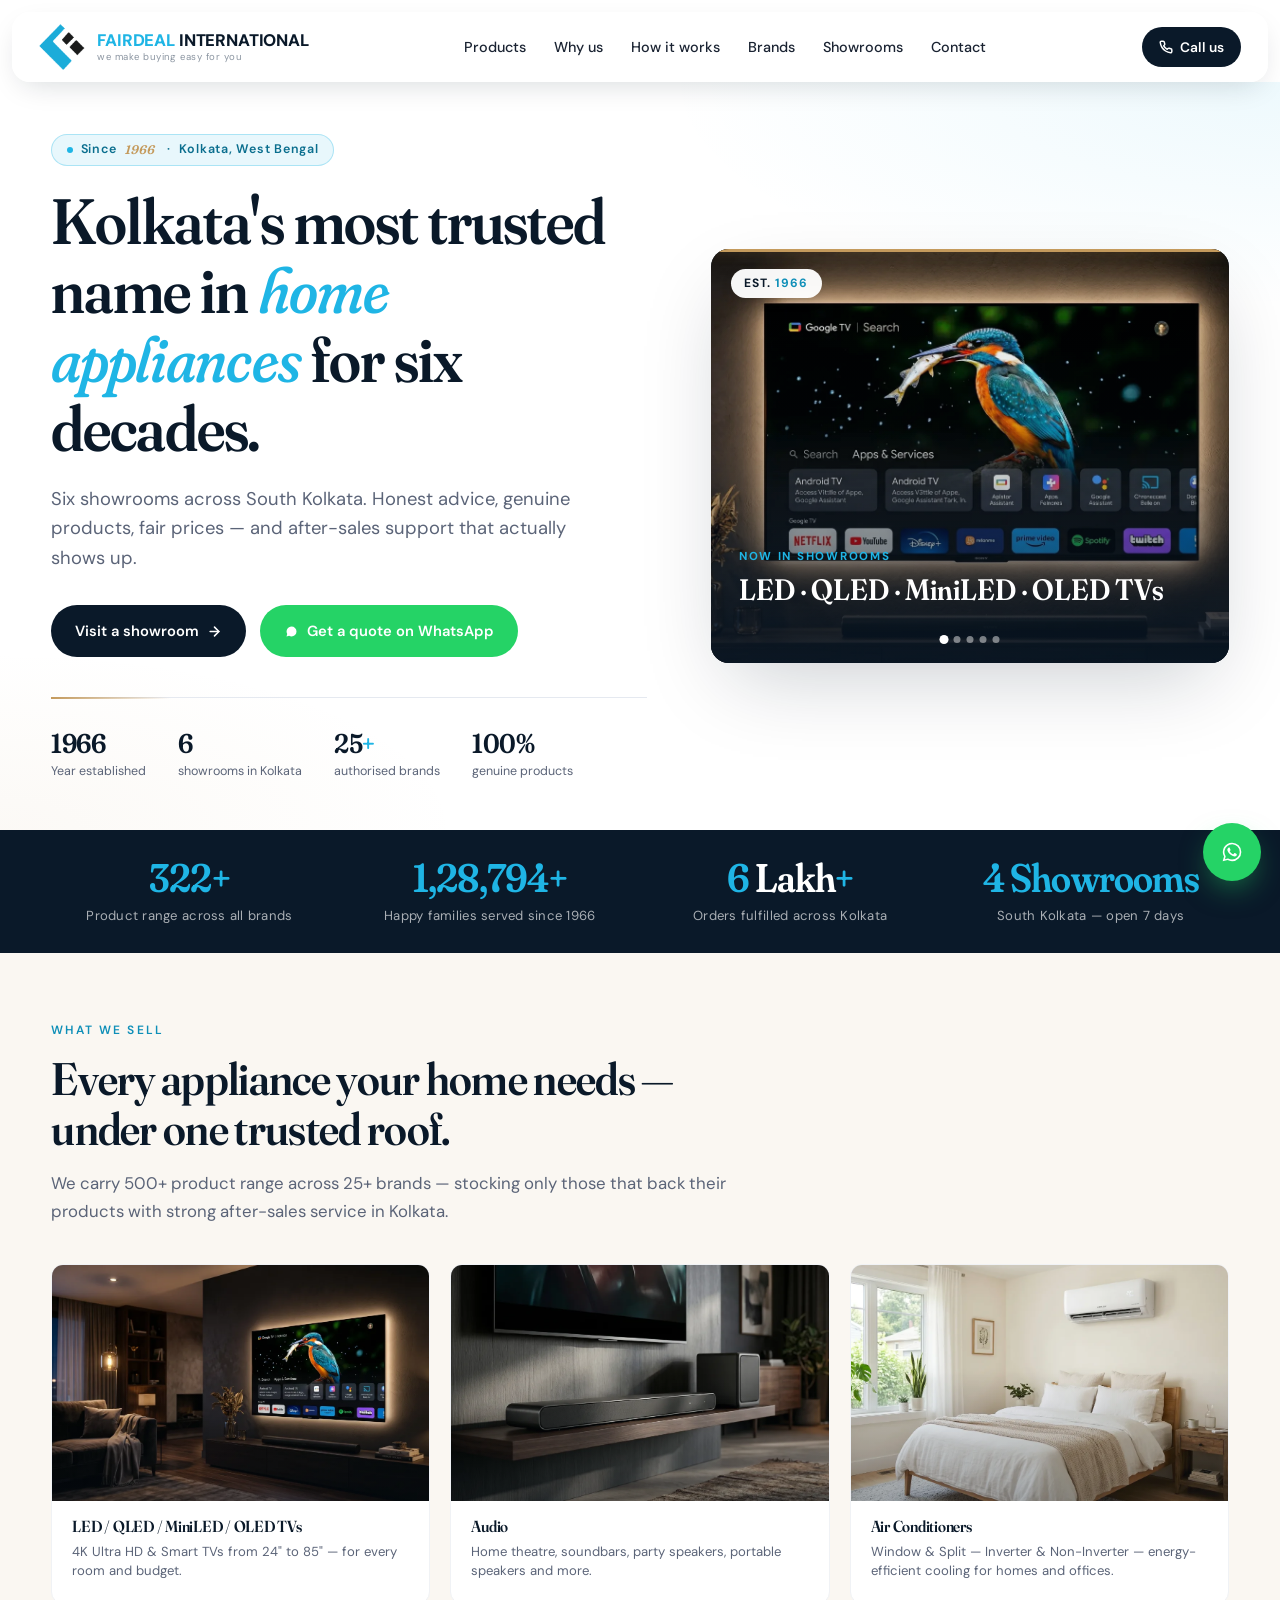
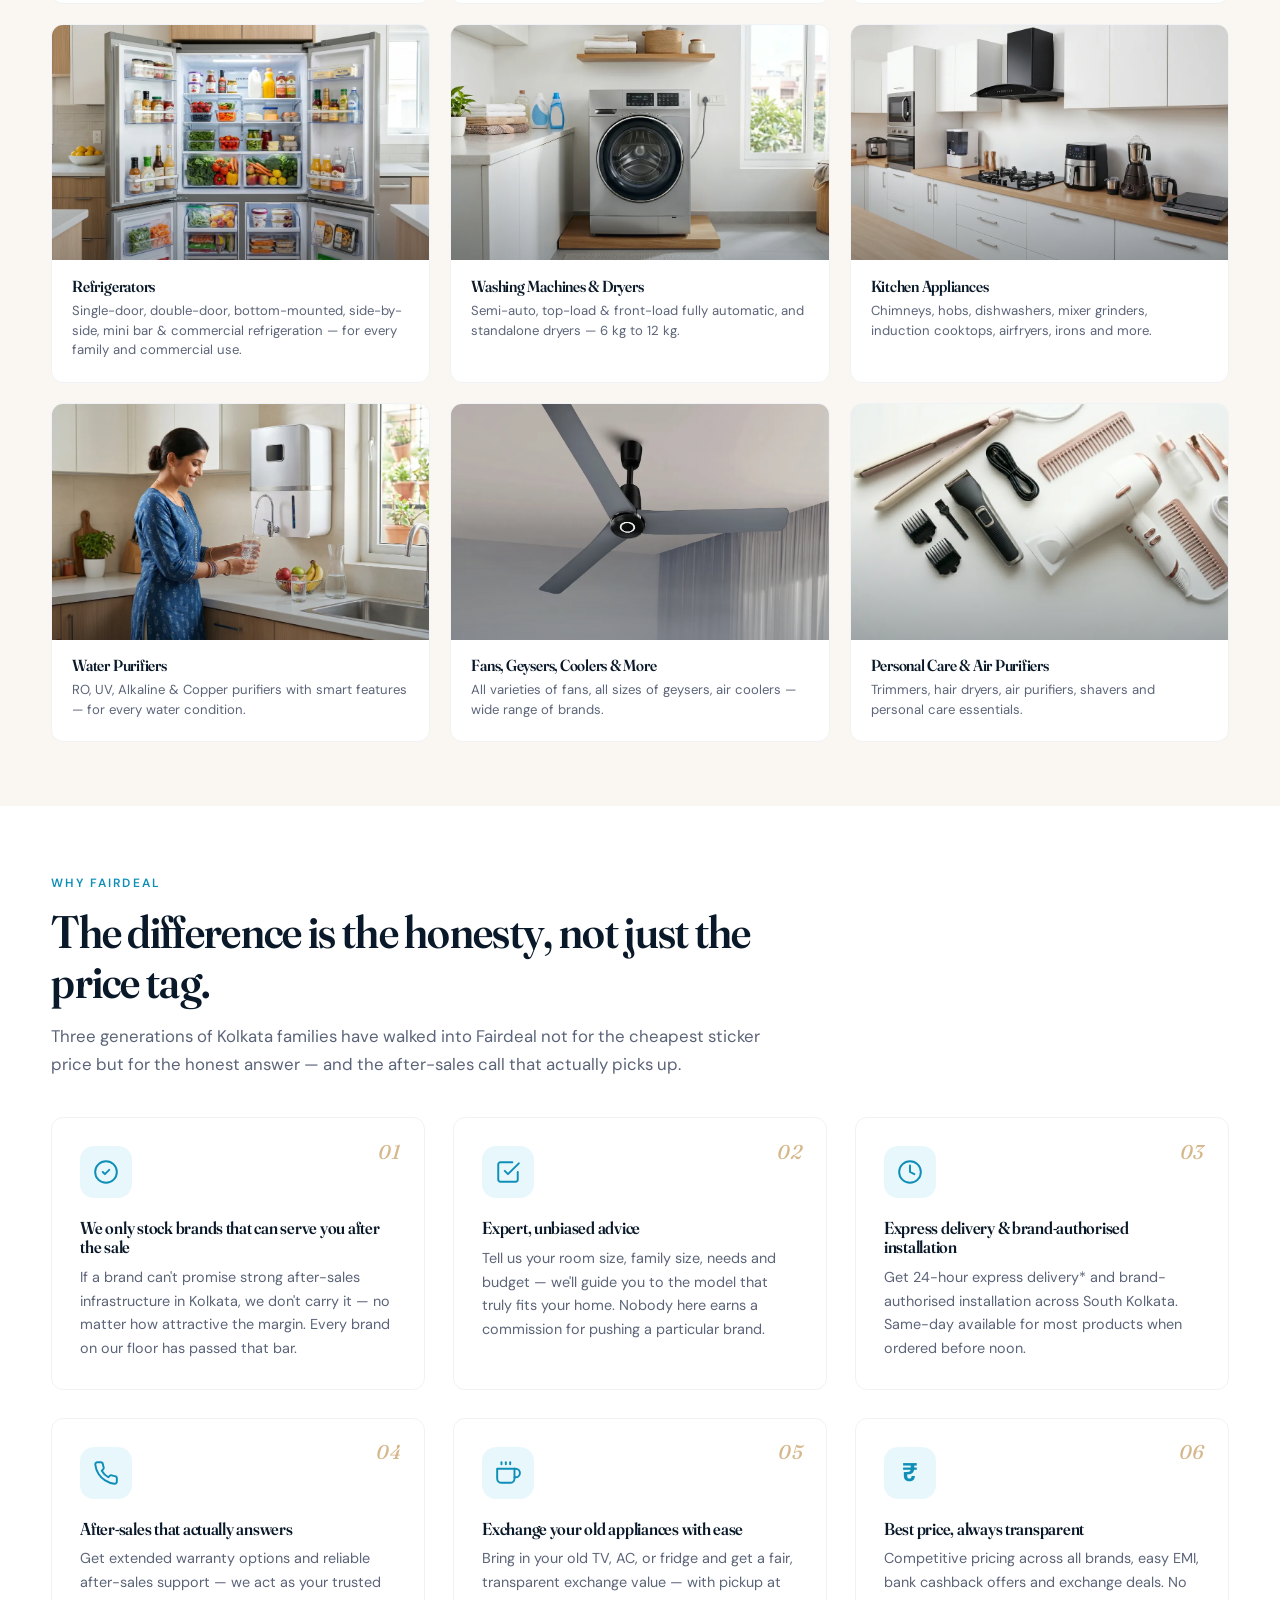
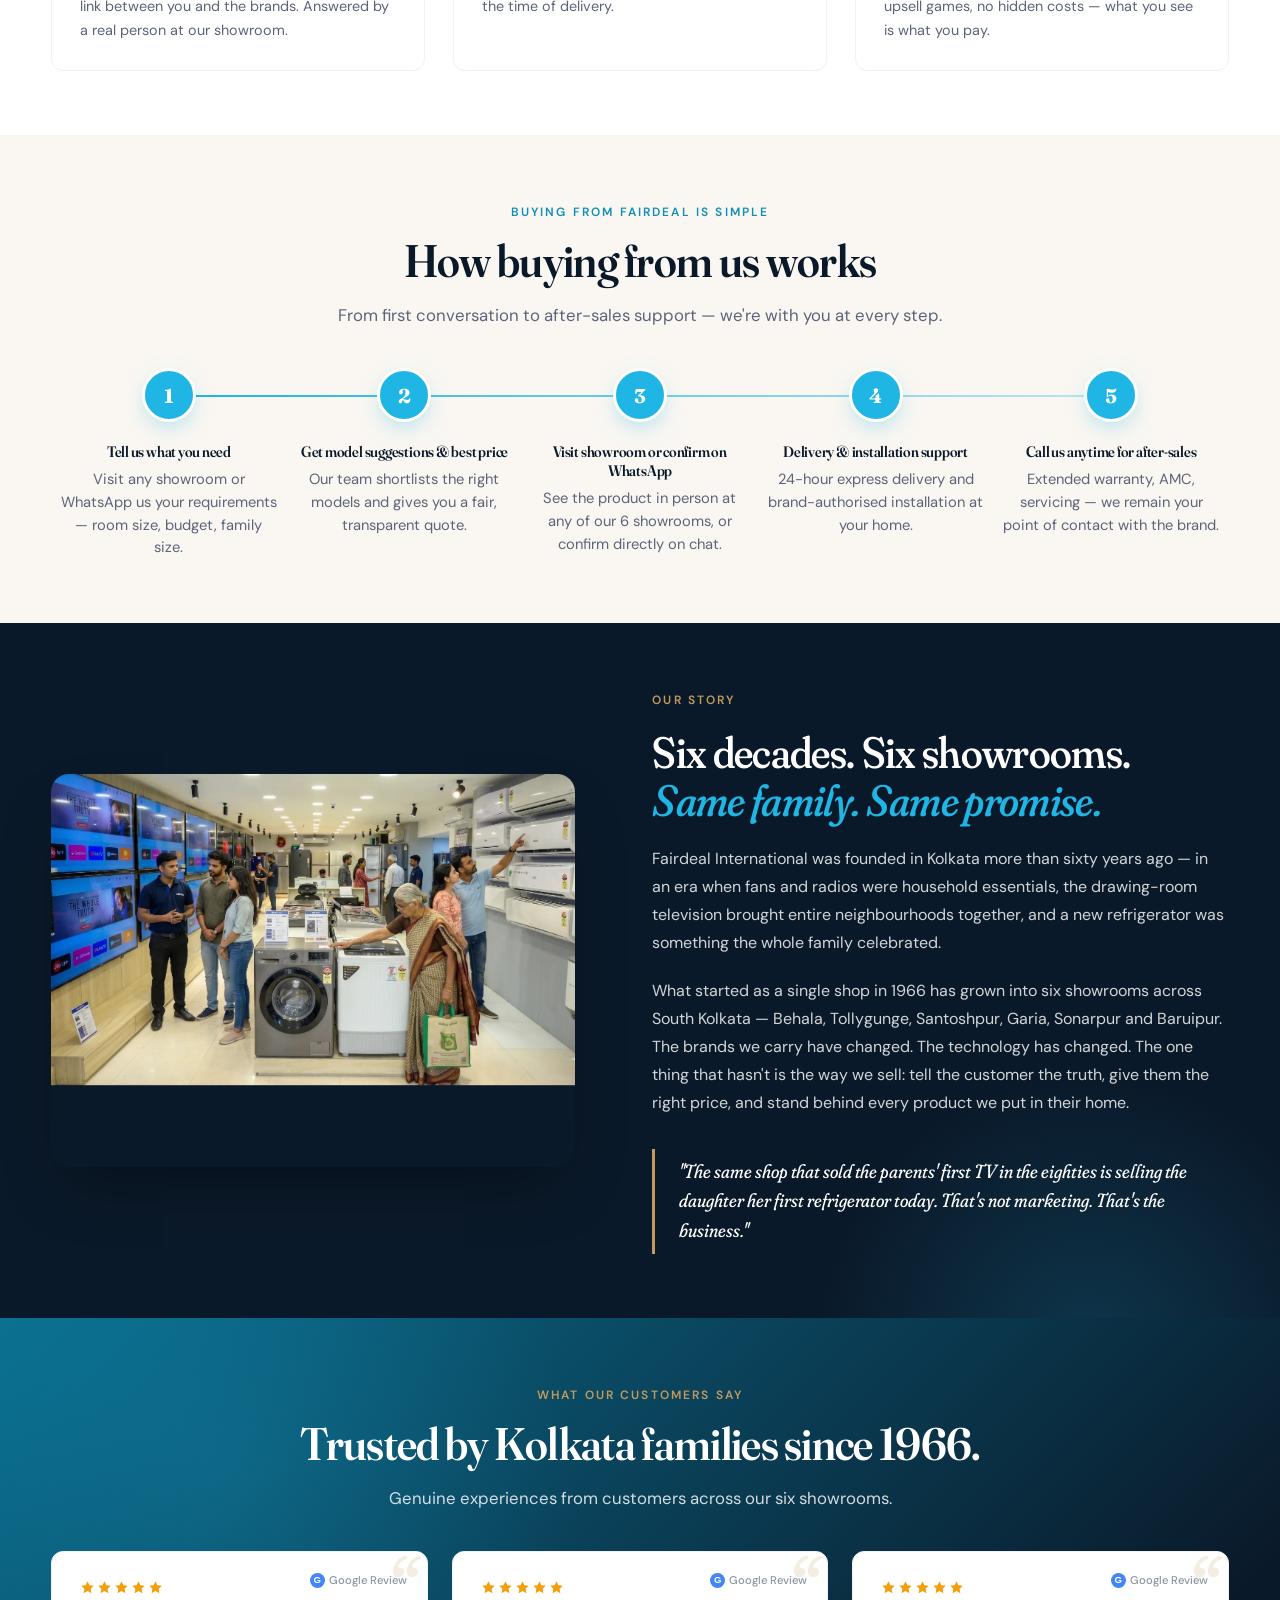
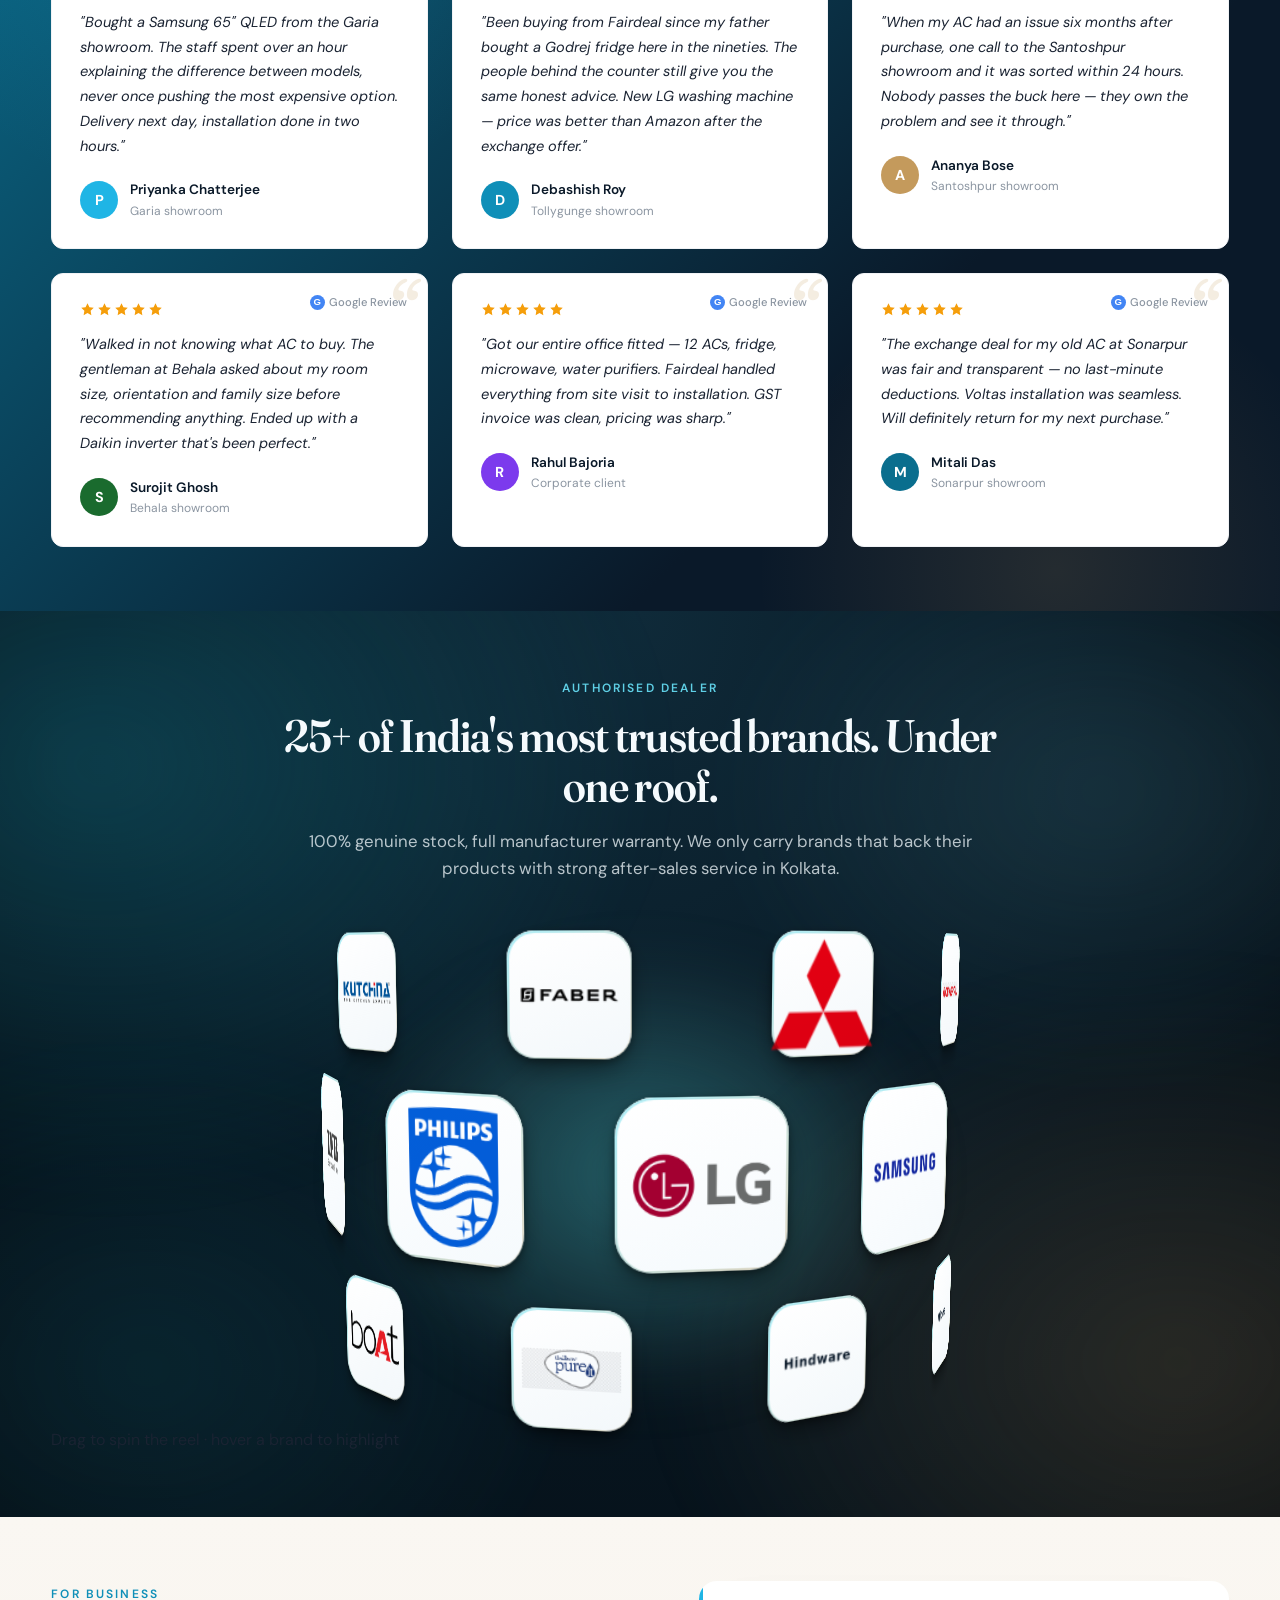
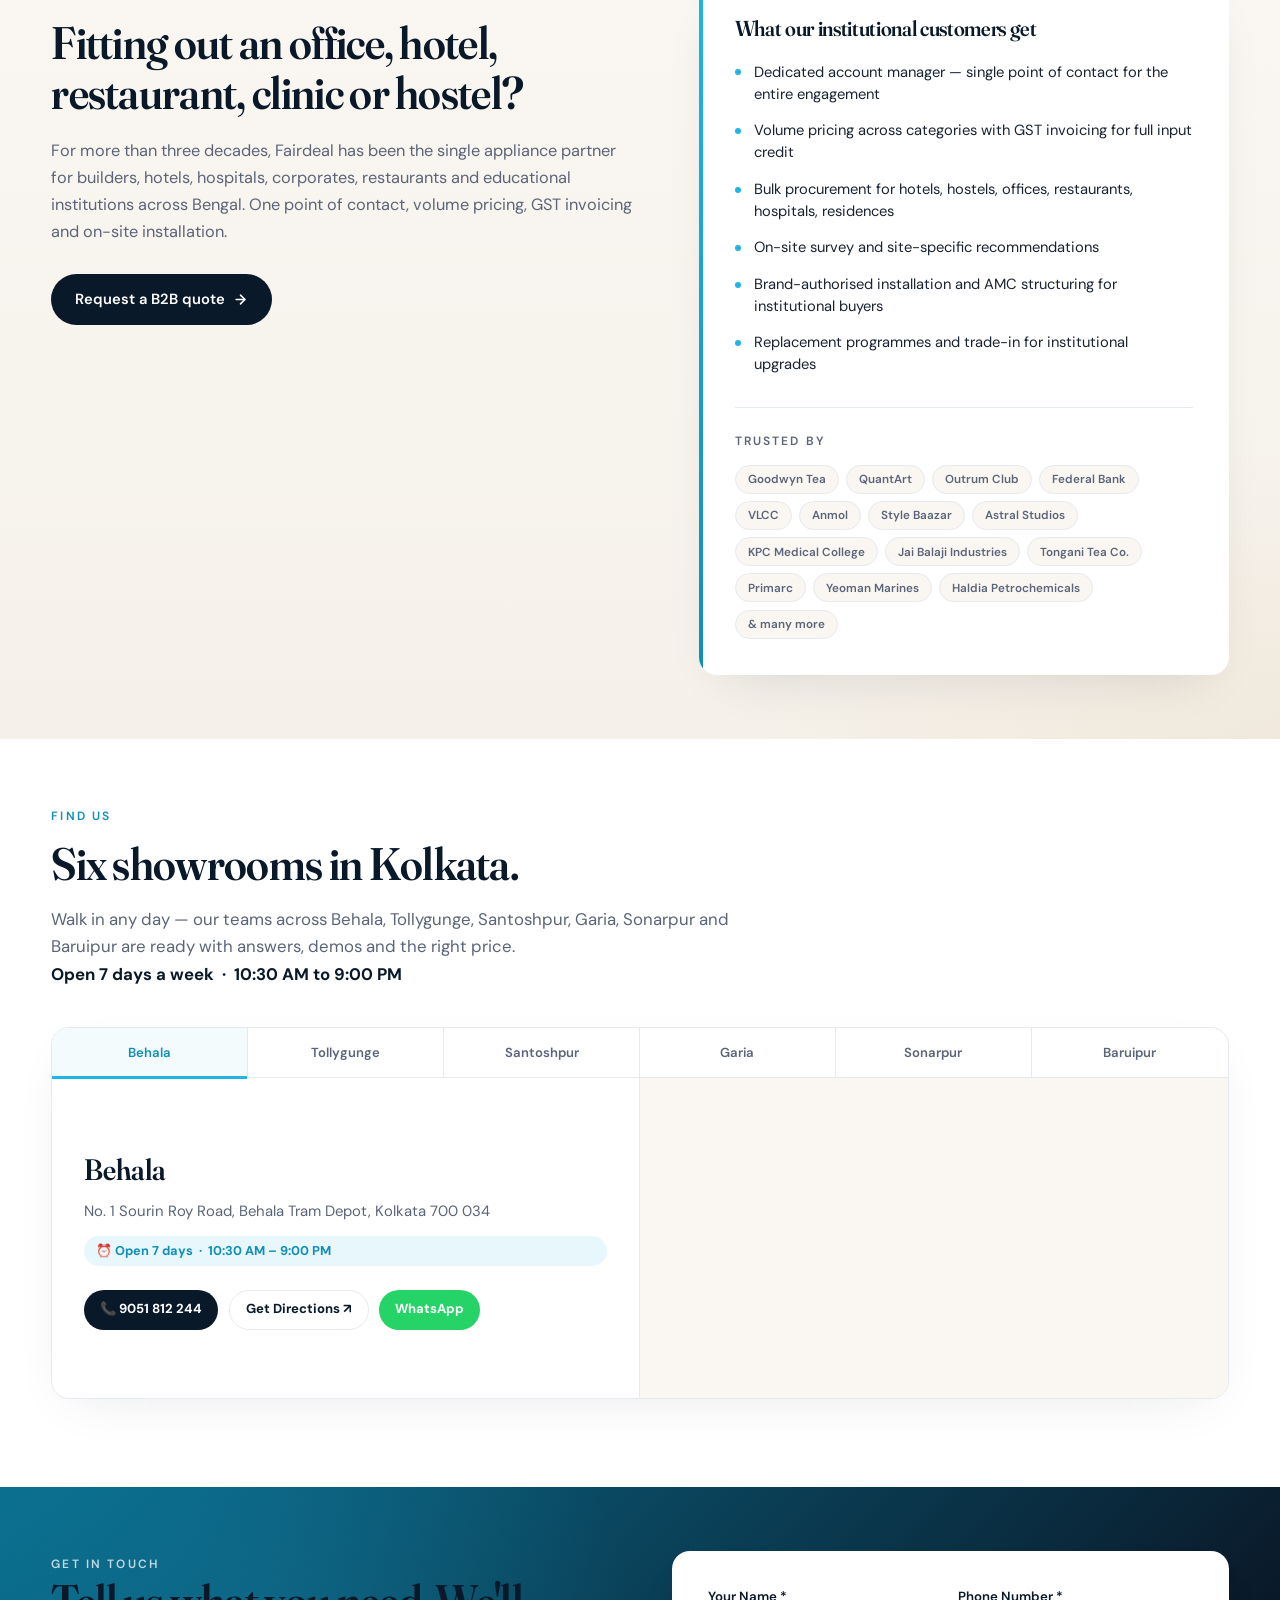
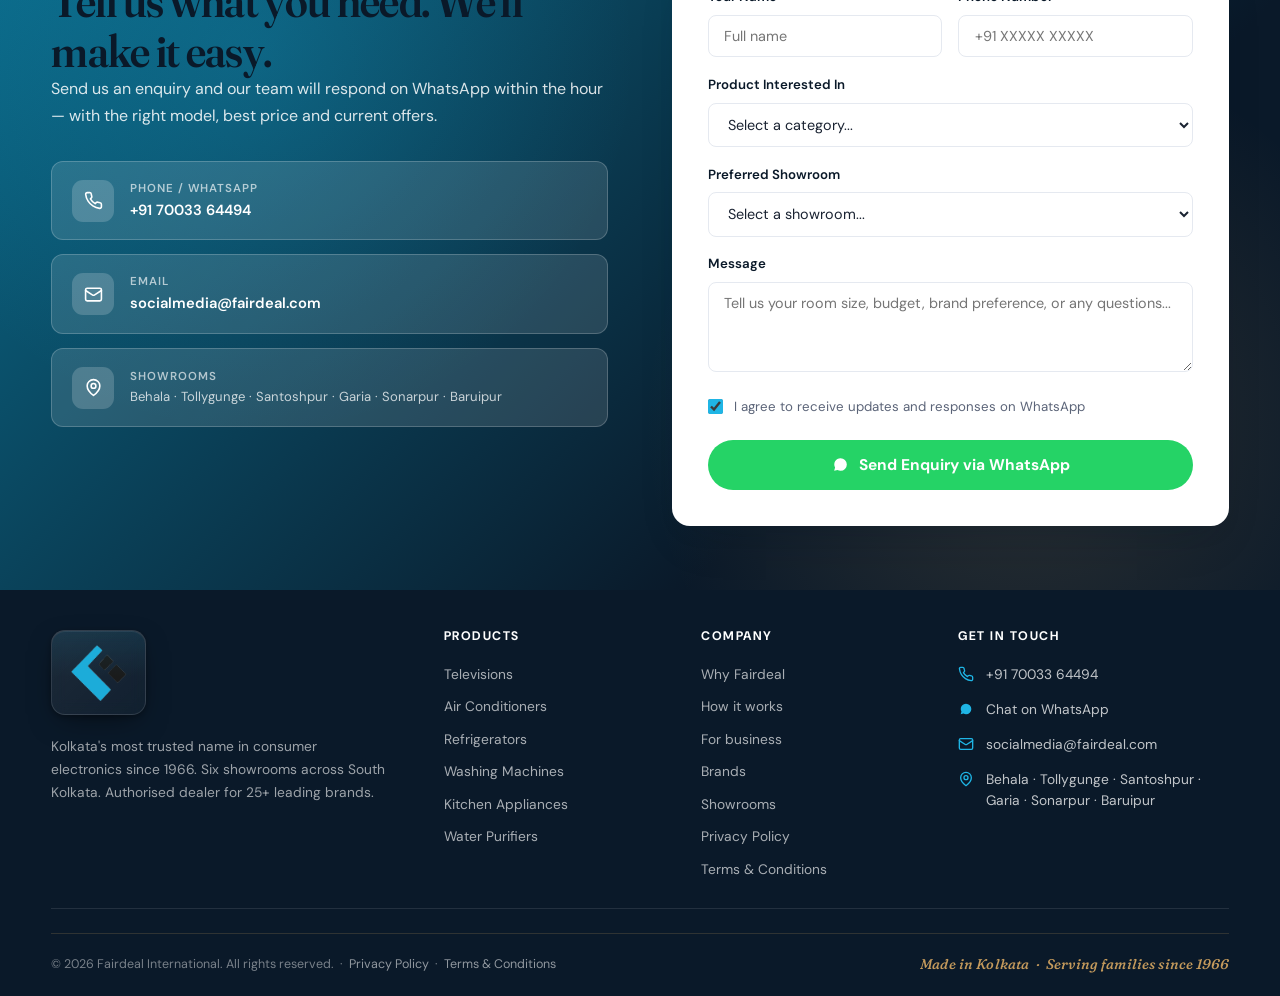
<file: Fairdeal v2.html>
<!DOCTYPE html>
<html lang="en-IN">
<head>
<meta charset="UTF-8"/>
<meta name="viewport" content="width=device-width,initial-scale=1.0,viewport-fit=cover"/>
<title>Fairdeal International — Kolkata's Trusted Name in Home Appliances Since 1966 | LG, Samsung, Daikin, Voltas</title>
<meta name="description" content="Kolkata's most trusted home appliance retailer since 1966. 6 showrooms across South Kolkata — Behala, Tollygunge, Santoshpur, Garia, Sonarpur, Baruipur. Authorised dealer for LG, Samsung, Daikin, Voltas, Hitachi, Godrej and 25+ brands. 24-hour delivery, brand-authorised installation."/>
<meta name="keywords" content="home appliances Kolkata, electronics shop Kolkata, AC dealer Kolkata, TV dealer Kolkata, refrigerator Kolkata, washing machine Kolkata, LG dealer Kolkata, Samsung dealer Kolkata, Daikin AC Kolkata, Voltas AC Kolkata, Hitachi AC, Godrej fridge, Fairdeal International, Behala, Tollygunge, Santoshpur, Garia, Sonarpur, Baruipur, South Kolkata electronics, kitchen appliances Kolkata, water purifier Kolkata, fans Kolkata"/>
<meta name="author" content="Fairdeal International"/>
<meta name="robots" content="index, follow, max-image-preview:large"/>
<meta name="rating" content="general"/>

<link rel="canonical" href="https://fairdealinternational.in/"/>

<!-- Geo / local intent -->
<meta name="geo.region" content="IN-WB"/>
<meta name="geo.placename" content="Kolkata"/>
<meta name="geo.position" content="22.5039;88.3300"/>
<meta name="ICBM" content="22.5039, 88.3300"/>

<!-- Theme + PWA -->
<meta name="theme-color" content="#1FB5E5" media="(prefers-color-scheme: light)"/>
<meta name="theme-color" content="#0A1929" media="(prefers-color-scheme: dark)"/>
<meta name="apple-mobile-web-app-title" content="Fairdeal"/>
<meta name="apple-mobile-web-app-capable" content="yes"/>
<meta name="apple-mobile-web-app-status-bar-style" content="default"/>
<meta name="format-detection" content="telephone=yes"/>
<link rel="manifest" href="site.webmanifest"/>

<!-- Favicons -->
<link rel="icon" href="assets/img/ui/favicon.svg" type="image/svg+xml"/>
<link rel="icon" href="assets/img/ui/logo.svg" sizes="any"/>
<link rel="apple-touch-icon" href="assets/img/ui/apple-touch-icon.png"/>

<!-- Open Graph -->
<meta property="og:type" content="website"/>
<meta property="og:site_name" content="Fairdeal International"/>
<meta property="og:title" content="Fairdeal International — Kolkata's Trusted Home Appliance Retailer Since 1966"/>
<meta property="og:description" content="6 showrooms across South Kolkata. Authorised dealer for LG, Samsung, Daikin, Voltas, Hitachi, Godrej and 25+ brands. Honest advice, fair prices, real after-sales support."/>
<meta property="og:locale" content="en_IN"/>
<meta property="og:url" content="https://fairdealinternational.in/"/>
<meta property="og:image" content="https://fairdealinternational.in/assets/img/ui/og-image.png"/>
<meta property="og:image:secure_url" content="https://fairdealinternational.in/assets/img/ui/og-image.png"/>
<meta property="og:image:width" content="1200"/>
<meta property="og:image:height" content="630"/>
<meta property="og:image:alt" content="Fairdeal International — Kolkata's trusted home appliance retailer since 1966"/>

<!-- Twitter Card -->
<meta name="twitter:card" content="summary_large_image"/>
<meta name="twitter:title" content="Fairdeal International — Kolkata's Trusted Home Appliance Retailer Since 1966"/>
<meta name="twitter:description" content="6 showrooms across South Kolkata. 25+ authorised brands. Honest advice, fair prices, real after-sales support."/>
<meta name="twitter:image" content="https://fairdealinternational.in/assets/img/ui/og-image.png"/>
<meta name="twitter:image:alt" content="Fairdeal International — Kolkata's trusted home appliance retailer since 1966"/>

<!-- Performance: preconnects + critical resource preload -->
<link rel="preconnect" href="https://fonts.googleapis.com"/>
<link rel="preconnect" href="https://fonts.gstatic.com" crossorigin/>
<link rel="preconnect" href="https://maps.google.com"/>
<link rel="dns-prefetch" href="https://wa.me"/>
<link rel="preload" as="image" href="assets/img/hero/01-tvs.webp" fetchpriority="high"/>

<link href="https://fonts.googleapis.com/css2?family=Fraunces:opsz,wght,SOFT,WONK@9..144,300..900,0..100,0..1&family=DM+Sans:opsz,wght@9..40,400;9..40,500;9..40,600;9..40,700&display=swap" rel="stylesheet"/>

<link rel="stylesheet" href="assets/css/tokens.css?v=17"/>
<link rel="stylesheet" href="assets/css/base.css?v=17"/>
<link rel="stylesheet" href="assets/css/components.css?v=17"/>
<link rel="stylesheet" href="assets/css/sections.css?v=17"/>

<!-- ============ Structured data ============ -->
<!-- Parent Organization -->
<script type="application/ld+json">
{
  "@context": "https://schema.org",
  "@type": "Organization",
  "@id": "https://fairdealinternational.in/#organization",
  "name": "Fairdeal International",
  "alternateName": "Fairdeal",
  "url": "https://fairdealinternational.in/",
  "logo": "https://fairdealinternational.in/assets/img/ui/logo-fairdeal-full.png",
  "image": "https://fairdealinternational.in/assets/img/ui/og-image.png",
  "foundingDate": "1966",
  "founders": [{ "@type": "Person", "name": "Fairdeal Founding Family" }],
  "description": "Family-run consumer electronics retailer in Kolkata, India. Authorised dealer for 25+ leading home appliance brands across 6 showrooms in South Kolkata since 1966.",
  "telephone": "+91-70033-64494",
  "email": "socialmedia@fairdeal.com",
  "areaServed": { "@type": "City", "name": "Kolkata" },
  "address": {
    "@type": "PostalAddress",
    "streetAddress": "No. 1 Sourin Roy Road, Behala Tram Depot",
    "addressLocality": "Kolkata",
    "addressRegion": "West Bengal",
    "postalCode": "700034",
    "addressCountry": "IN"
  },
  "sameAs": [
    "https://www.google.com/maps/place/Fairdeal+International"
  ]
}
</script>

<!-- WebSite (enables sitelinks search box) -->
<script type="application/ld+json">
{
  "@context": "https://schema.org",
  "@type": "WebSite",
  "@id": "https://fairdealinternational.in/#website",
  "url": "https://fairdealinternational.in/",
  "name": "Fairdeal International",
  "inLanguage": "en-IN",
  "publisher": { "@id": "https://fairdealinternational.in/#organization" }
}
</script>

<!-- LocalBusiness × 6 — each showroom indexed independently -->
<script type="application/ld+json">
{
  "@context": "https://schema.org",
  "@graph": [
    {
      "@type": ["LocalBusiness", "HomeGoodsStore"],
      "@id": "https://fairdealinternational.in/#behala",
      "name": "Fairdeal International — Behala",
      "image": "https://fairdealinternational.in/assets/img/ui/og-image.png",
      "telephone": "+91-90518-12244",
      "priceRange": "₹₹",
      "url": "https://fairdealinternational.in/#locations",
      "address": {
        "@type": "PostalAddress",
        "streetAddress": "No. 1 Sourin Roy Road, Behala Tram Depot",
        "addressLocality": "Kolkata",
        "addressRegion": "West Bengal",
        "postalCode": "700034",
        "addressCountry": "IN"
      },
      "geo": { "@type": "GeoCoordinates", "latitude": 22.5005, "longitude": 88.3066 },
      "openingHoursSpecification": [{
        "@type": "OpeningHoursSpecification",
        "dayOfWeek": ["Monday","Tuesday","Wednesday","Thursday","Friday","Saturday","Sunday"],
        "opens": "10:30", "closes": "21:00"
      }]
    },
    {
      "@type": ["LocalBusiness", "HomeGoodsStore"],
      "@id": "https://fairdealinternational.in/#tollygunge",
      "name": "Fairdeal International — Tollygunge",
      "image": "https://fairdealinternational.in/assets/img/ui/og-image.png",
      "telephone": "+91-80170-66993",
      "priceRange": "₹₹",
      "address": {
        "@type": "PostalAddress",
        "streetAddress": "77 Deshapran Sasmal Road, opp. Charu Market Police Station, Tollygunge",
        "addressLocality": "Kolkata",
        "addressRegion": "West Bengal",
        "postalCode": "700033",
        "addressCountry": "IN"
      },
      "geo": { "@type": "GeoCoordinates", "latitude": 22.4985, "longitude": 88.3437 },
      "openingHoursSpecification": [{
        "@type": "OpeningHoursSpecification",
        "dayOfWeek": ["Monday","Tuesday","Wednesday","Thursday","Friday","Saturday","Sunday"],
        "opens": "10:30", "closes": "21:00"
      }]
    },
    {
      "@type": ["LocalBusiness", "HomeGoodsStore"],
      "@id": "https://fairdealinternational.in/#santoshpur",
      "name": "Fairdeal International — Santoshpur",
      "image": "https://fairdealinternational.in/assets/img/ui/og-image.png",
      "telephone": "+91-80170-66991",
      "priceRange": "₹₹",
      "address": {
        "@type": "PostalAddress",
        "streetAddress": "52 Santoshpur Avenue, Battala, Santoshpur",
        "addressLocality": "Kolkata",
        "addressRegion": "West Bengal",
        "postalCode": "700075",
        "addressCountry": "IN"
      },
      "geo": { "@type": "GeoCoordinates", "latitude": 22.4863, "longitude": 88.3792 },
      "openingHoursSpecification": [{
        "@type": "OpeningHoursSpecification",
        "dayOfWeek": ["Monday","Tuesday","Wednesday","Thursday","Friday","Saturday","Sunday"],
        "opens": "10:30", "closes": "21:00"
      }]
    },
    {
      "@type": ["LocalBusiness", "HomeGoodsStore"],
      "@id": "https://fairdealinternational.in/#garia",
      "name": "Fairdeal International — Garia",
      "image": "https://fairdealinternational.in/assets/img/ui/og-image.png",
      "telephone": "+91-80170-66992",
      "priceRange": "₹₹",
      "address": {
        "@type": "PostalAddress",
        "streetAddress": "466 Raja Subodh Chandra Mallick Road, Garia Bazaar, Kanungo Park, Garia",
        "addressLocality": "Kolkata",
        "addressRegion": "West Bengal",
        "postalCode": "700084",
        "addressCountry": "IN"
      },
      "geo": { "@type": "GeoCoordinates", "latitude": 22.4636, "longitude": 88.3941 },
      "openingHoursSpecification": [{
        "@type": "OpeningHoursSpecification",
        "dayOfWeek": ["Monday","Tuesday","Wednesday","Thursday","Friday","Saturday","Sunday"],
        "opens": "10:30", "closes": "21:00"
      }]
    },
    {
      "@type": ["LocalBusiness", "HomeGoodsStore"],
      "@id": "https://fairdealinternational.in/#sonarpur",
      "name": "Fairdeal International — Sonarpur",
      "image": "https://fairdealinternational.in/assets/img/ui/og-image.png",
      "telephone": "+91-98749-75332",
      "priceRange": "₹₹",
      "address": {
        "@type": "PostalAddress",
        "streetAddress": "275 Sahebpara, Sonarpur Station Road",
        "addressLocality": "Kolkata",
        "addressRegion": "West Bengal",
        "postalCode": "700150",
        "addressCountry": "IN"
      },
      "geo": { "@type": "GeoCoordinates", "latitude": 22.4341, "longitude": 88.4309 },
      "openingHoursSpecification": [{
        "@type": "OpeningHoursSpecification",
        "dayOfWeek": ["Monday","Tuesday","Wednesday","Thursday","Friday","Saturday","Sunday"],
        "opens": "10:30", "closes": "21:00"
      }]
    },
    {
      "@type": ["LocalBusiness", "HomeGoodsStore"],
      "@id": "https://fairdealinternational.in/#baruipur",
      "name": "Fairdeal International — Baruipur",
      "image": "https://fairdealinternational.in/assets/img/ui/og-image.png",
      "telephone": "+91-62905-57092",
      "priceRange": "₹₹",
      "address": {
        "@type": "PostalAddress",
        "streetAddress": "Baruipur Padmapukur More",
        "addressLocality": "Kolkata",
        "addressRegion": "West Bengal",
        "postalCode": "700144",
        "addressCountry": "IN"
      },
      "geo": { "@type": "GeoCoordinates", "latitude": 22.3597, "longitude": 88.4322 },
      "openingHoursSpecification": [{
        "@type": "OpeningHoursSpecification",
        "dayOfWeek": ["Monday","Tuesday","Wednesday","Thursday","Friday","Saturday","Sunday"],
        "opens": "10:30", "closes": "21:00"
      }]
    }
  ]
}
</script>

<!-- FAQ — answers common queries; eligible for rich results -->
<script type="application/ld+json">
{
  "@context": "https://schema.org",
  "@type": "FAQPage",
  "mainEntity": [
    {
      "@type": "Question",
      "name": "Where is Fairdeal International located in Kolkata?",
      "acceptedAnswer": {
        "@type": "Answer",
        "text": "Fairdeal International has six showrooms across South Kolkata — Behala, Tollygunge, Santoshpur, Garia, Sonarpur and Baruipur. All showrooms are open seven days a week from 10:30 AM to 9:00 PM."
      }
    },
    {
      "@type": "Question",
      "name": "Which brands does Fairdeal International sell?",
      "acceptedAnswer": {
        "@type": "Answer",
        "text": "Fairdeal is the authorised dealer for 25+ leading home-appliance brands, including LG, Samsung, Daikin, Voltas, Hitachi, Godrej, Panasonic, Mitsubishi Heavy, Carrier, Haier, IFB, Philips, Crompton, Prestige, Faber, Hindware, Bajaj, boAt, Symphony and more."
      }
    },
    {
      "@type": "Question",
      "name": "Does Fairdeal offer delivery and installation across Kolkata?",
      "acceptedAnswer": {
        "@type": "Answer",
        "text": "Yes. We offer 24-hour express delivery across South Kolkata (same-day for orders confirmed before noon, subject to stock) and brand-authorised installation through the manufacturer's service network."
      }
    },
    {
      "@type": "Question",
      "name": "Is Fairdeal International an authorised dealer?",
      "acceptedAnswer": {
        "@type": "Answer",
        "text": "Yes. Fairdeal has been an authorised dealer for major consumer electronics brands since 1966. Every product carries full manufacturer warranty and GST invoicing for input credit."
      }
    },
    {
      "@type": "Question",
      "name": "Can Fairdeal supply appliances in bulk to businesses, hotels or hostels?",
      "acceptedAnswer": {
        "@type": "Answer",
        "text": "Yes. Fairdeal has supplied bulk and institutional orders to hotels, hostels, hospitals, builders, offices, restaurants and educational institutions across Bengal for over three decades, with dedicated account managers, volume pricing and on-site survey."
      }
    },
    {
      "@type": "Question",
      "name": "Can I exchange my old appliance for a new one at Fairdeal?",
      "acceptedAnswer": {
        "@type": "Answer",
        "text": "Yes. Bring in your old TV, AC, refrigerator or washing machine and we offer a fair, transparent exchange value — with pickup at the time of delivery."
      }
    },
    {
      "@type": "Question",
      "name": "How do I get a price quote from Fairdeal?",
      "acceptedAnswer": {
        "@type": "Answer",
        "text": "WhatsApp +91 70033 64494 with your requirement (room size, family size, budget), or fill the enquiry form on this website. Our team typically replies within an hour during business hours."
      }
    }
  ]
}
</script>

<!-- BreadcrumbList — Home is the only crumb on this page -->
<script type="application/ld+json">
{
  "@context": "https://schema.org",
  "@type": "BreadcrumbList",
  "itemListElement": [
    { "@type": "ListItem", "position": 1, "name": "Home", "item": "https://fairdealinternational.in/" }
  ]
}
</script>
</head>
<body>
<!-- ========== NAV ========== -->
<nav class="nav" id="mainNav">
  <div class="container nav-inner">
    <a href="#" class="logo" aria-label="Fairdeal International home">
      <img class="logo-mark" src="assets/img/ui/logo-fairdeal.png" alt="Fairdeal International — Kolkata home appliance retailer since 1966" width="46" height="46" />
      <span class="logo-text-stack">
        <span><span class="logo-text-1">FAIRDEAL</span>&nbsp;<span class="logo-text-2">INTERNATIONAL</span></span>
        <span class="logo-tag">we make buying easy for you</span>
      </span>
    </a>
    <ul class="nav-links" id="navLinks">
      <li><a href="#categories">Products</a></li>
      <li><a href="#why">Why us</a></li>
      <li><a href="#how">How it works</a></li>
      <li><a href="#brands">Brands</a></li>
      <li><a href="#locations">Showrooms</a></li>
      <li><a href="#enquiry">Contact</a></li>
    </ul>
    <div class="nav-right">
      <a href="tel:+917003364494" class="nav-cta">
        <svg width="14" height="14" viewBox="0 0 24 24" fill="none" stroke="currentColor" stroke-width="2.5" stroke-linecap="round" stroke-linejoin="round"><path d="M22 16.92v3a2 2 0 0 1-2.18 2 19.79 19.79 0 0 1-8.63-3.07 19.5 19.5 0 0 1-6-6 19.79 19.79 0 0 1-3.07-8.67A2 2 0 0 1 4.11 2h3a2 2 0 0 1 2 1.72c.127.96.361 1.903.7 2.81a2 2 0 0 1-.45 2.11L8.09 9.91a16 16 0 0 0 6 6l1.27-1.27a2 2 0 0 1 2.11-.45c.907.339 1.85.573 2.81.7A2 2 0 0 1 22 16.92z"/></svg>
        Call us
      </a>
      <a href="tel:+917003364494" class="mobile-call-btn">
        <svg width="16" height="16" viewBox="0 0 24 24" fill="none" stroke="currentColor" stroke-width="2.5" stroke-linecap="round" stroke-linejoin="round"><path d="M22 16.92v3a2 2 0 0 1-2.18 2 19.79 19.79 0 0 1-8.63-3.07 19.5 19.5 0 0 1-6-6 19.79 19.79 0 0 1-3.07-8.67A2 2 0 0 1 4.11 2h3a2 2 0 0 1 2 1.72c.127.96.361 1.903.7 2.81a2 2 0 0 1-.45 2.11L8.09 9.91a16 16 0 0 0 6 6l1.27-1.27a2 2 0 0 1 2.11-.45c.907.339 1.85.573 2.81.7A2 2 0 0 1 22 16.92z"/></svg>
        Call Now
      </a>
      <button class="menu-toggle" id="menuToggle" aria-label="Toggle menu"><span></span><span></span><span></span></button>
    </div>
  </div>
</nav>
<!-- ========== HERO ========== -->
<header class="hero">
  <div class="container hero-grid">
    <div class="hero-content">
      <div class="hero-badge"><span class="hero-badge-dot"></span>Since <span class="gold-year">1966</span> &nbsp;·&nbsp; Kolkata, West Bengal</div>
      <h1>Kolkata's most trusted name in <em>home appliances</em> for six decades.</h1>
      <p class="hero-tag">Six showrooms across South Kolkata. Honest advice, genuine products, fair prices — and after-sales support that actually shows up.</p>
      <div class="hero-ctas">
        <a href="#locations" class="btn btn-primary">Visit a showroom <svg width="15" height="15" viewBox="0 0 24 24" fill="none" stroke="currentColor" stroke-width="2.5" stroke-linecap="round" stroke-linejoin="round"><path d="M5 12h14"/><path d="m12 5 7 7-7 7"/></svg></a>
        <a href="https://wa.me/917003364494?text=Hi%20Fairdeal%2C%20I'd%20like%20a%20quote" class="btn btn-whatsapp" target="_blank" rel="noopener"><svg width="15" height="15" viewBox="0 0 24 24" fill="currentColor"><path d="M17.6 6.32A7.85 7.85 0 0 0 12.05 4a7.94 7.94 0 0 0-6.88 11.9L4 20l4.2-1.1a7.93 7.93 0 0 0 3.84 1h.01a7.95 7.95 0 0 0 7.95-7.94 7.9 7.9 0 0 0-2.4-5.64z"/></svg>Get a quote on WhatsApp</a>
      </div>
      <div class="hero-meta">
        <div class="hero-meta-item"><span class="num">1966</span><div class="lbl">Year established</div></div>
        <div class="hero-meta-item"><span class="num">6</span><div class="lbl">showrooms in Kolkata</div></div>
        <div class="hero-meta-item"><span class="num">25<span>+</span></span><div class="lbl">authorised brands</div></div>
        <div class="hero-meta-item"><span class="num">100%</span><div class="lbl">genuine products</div></div>
      </div>
    </div>

    <!-- HERO SLIDING BANNER -->
    <div class="hero-visual" id="heroVisual">
      <div class="hero-visual-since">Est. <span>1966</span></div>

      <!-- SLIDE 1: TVs — PLACEHOLDER: Replace with premium OLED/QLED TV mounted on wall in home-cinema room with ambient lighting -->
      <div class="hero-slide active">
        <img src="assets/img/hero/01-tvs.webp" alt="Premium OLED and QLED smart television displayed in a Fairdeal Kolkata showroom" fetchpriority="high"/>
        <div class="hero-slide-overlay"></div>
        <div class="hero-slide-caption">
          <div class="hero-slide-caption-label">Now in showrooms</div>
          <div class="hero-slide-caption-title">LED · QLED · MiniLED · OLED TVs</div>
        </div>
      </div>

      <!-- SLIDE 2: ACs — PLACEHOLDER: Modern inverter split AC in a well-lit bedroom, lifestyle shot -->
      <div class="hero-slide">
        <img src="assets/img/hero/02-acs.webp" alt="Inverter split air conditioner from leading brands — sold and installed by Fairdeal across South Kolkata" loading="lazy"/>
        <div class="hero-slide-overlay"></div>
        <div class="hero-slide-caption">
          <div class="hero-slide-caption-label">Inverter &amp; Non-Inverter</div>
          <div class="hero-slide-caption-title">Air Conditioners — Window &amp; Split</div>
        </div>
      </div>

      <!-- SLIDE 3: Fridges — PLACEHOLDER: Modern double-door or French door fridge open in clean kitchen -->
      <div class="hero-slide">
        <img src="assets/img/hero/03-fridges.webp" alt="Double-door and side-by-side refrigerators on display at a Fairdeal showroom in Kolkata" loading="lazy"/>
        <div class="hero-slide-overlay"></div>
        <div class="hero-slide-caption">
          <div class="hero-slide-caption-label">Single · Double · Side-by-Side · Commercial</div>
          <div class="hero-slide-caption-title">Refrigerators &amp; Commercial Cooling</div>
        </div>
      </div>

      <!-- SLIDE 4: Washing — PLACEHOLDER: Front-load washing machine in laundry room, clean white minimal look -->
      <div class="hero-slide">
        <img src="assets/img/hero/04-washing.webp" alt="Front-load and top-load washing machines available at Fairdeal Kolkata" loading="lazy"/>
        <div class="hero-slide-overlay"></div>
        <div class="hero-slide-caption">
          <div class="hero-slide-caption-label">Top Load · Front Load · Dryer</div>
          <div class="hero-slide-caption-title">Washing Machines &amp; Dryers</div>
        </div>
      </div>

      <!-- SLIDE 5: Kitchen — PLACEHOLDER: Premium kitchen showing chimney lit up, hob in use, warm cooking scene -->
      <div class="hero-slide">
        <img src="assets/img/hero/05-kitchen.webp" alt="Modern Indian kitchen with branded chimney, hob and induction appliances supplied by Fairdeal" loading="lazy"/>
        <div class="hero-slide-overlay"></div>
        <div class="hero-slide-caption">
          <div class="hero-slide-caption-label">Chimney · Hob · Airfryer · Induction</div>
          <div class="hero-slide-caption-title">Kitchen Appliances</div>
        </div>
      </div>

      <div class="slider-dots">
        <button class="slider-dot active" onclick="goSlide(0)"></button>
        <button class="slider-dot" onclick="goSlide(1)"></button>
        <button class="slider-dot" onclick="goSlide(2)"></button>
        <button class="slider-dot" onclick="goSlide(3)"></button>
        <button class="slider-dot" onclick="goSlide(4)"></button>
      </div>
    </div>
  </div>
</header>

<!-- ========== TRUST STRIP ========== -->
<section class="trust">
  <div class="container">
    <div class="trust-grid">
      <div><div class="trust-num"><span data-count-to="500">0</span><span>+</span></div><div class="trust-lbl">Product range across all brands</div></div>
      <div><div class="trust-num"><span data-count-to="200000" data-count-format="indian">0</span><span>+</span></div><div class="trust-lbl">Happy families served since 1966</div></div>
      <div><div class="trust-num"><span data-count-to="10">0</span> Lakh<span>+</span></div><div class="trust-lbl">Orders fulfilled across Kolkata</div></div>
      <div><div class="trust-num"><span data-count-to="6">0</span> <span>Showrooms</span></div><div class="trust-lbl">South Kolkata — open 7 days</div></div>
    </div>
  </div>
</section>

<!-- ========== CATEGORIES ========== -->
<section class="section categories" id="categories">
  <div class="container">
    <div class="section-head">
      <span class="kicker">What we sell</span>
      <h2>Every appliance your home needs — under one trusted roof.</h2>
      <p>We carry 500+ product range across 25+ brands — stocking only those that back their products with strong after-sales service in Kolkata.</p>
    </div>
    <div class="cat-grid">

      <!-- CAT 1: TVs — PLACEHOLDER: Premium OLED TV on wall, dark room, warm ambient glow, lifestyle -->
      <div class="cat-card">
        <div class="cat-img-wrap"><img src="assets/img/lifestyle/cat-01-tvs.webp" alt="Smart LED, QLED, MiniLED and OLED televisions from LG, Samsung and Sony — available at Fairdeal Kolkata" loading="lazy"/><div class="cat-overlay"></div></div>
        <div class="cat-body"><h3>LED / QLED / MiniLED / OLED TVs</h3><p>4K Ultra HD &amp; Smart TVs from 24" to 85" — for every room and budget.</p></div>
      </div>

      <!-- CAT 2: Audio — PLACEHOLDER: Sleek soundbar below wall-mounted TV, or party speaker in living room -->
      <div class="cat-card">
        <div class="cat-img-wrap"><img src="assets/img/lifestyle/cat-02-audio.webp" alt="Home theatre, soundbars and portable Bluetooth speakers from boAt, JBL and Philips at Fairdeal Kolkata" loading="lazy"/><div class="cat-overlay"></div></div>
        <div class="cat-body"><h3>Audio</h3><p>Home theatre, soundbars, party speakers, portable speakers and more.</p></div>
      </div>

      <!-- CAT 3: ACs — PLACEHOLDER: Modern split AC on wall in bright bedroom, lifestyle -->
      <div class="cat-card">
        <div class="cat-img-wrap"><img src="assets/img/lifestyle/cat-03-acs.webp" alt="Window and split air conditioners from Daikin, Voltas, Hitachi, LG and Samsung — Fairdeal Kolkata" loading="lazy"/><div class="cat-overlay"></div></div>
        <div class="cat-body"><h3>Air Conditioners</h3><p>Window &amp; Split — Inverter &amp; Non-Inverter — energy-efficient cooling for homes and offices.</p></div>
      </div>

      <!-- CAT 4: Fridges — PLACEHOLDER: Open double-door fridge showing organised interior, modern kitchen -->
      <div class="cat-card">
        <div class="cat-img-wrap"><img src="assets/img/lifestyle/cat-04-fridges.webp" alt="Single-door, double-door and side-by-side refrigerators from LG, Samsung, Godrej and Haier — Fairdeal Kolkata" loading="lazy"/><div class="cat-overlay"></div></div>
        <div class="cat-body"><h3>Refrigerators</h3><p>Single-door, double-door, bottom-mounted, side-by-side, mini bar &amp; commercial refrigeration — for every family and commercial use.</p></div>
      </div>

      <!-- CAT 5: Washing — PLACEHOLDER: Front-load washing machine, clean laundry room, white minimal aesthetic -->
      <div class="cat-card">
        <div class="cat-img-wrap"><img src="assets/img/lifestyle/cat-05-washing.webp" alt="Top-load and front-load washing machines from IFB, LG, Samsung and Bosch — Fairdeal Kolkata" loading="lazy"/><div class="cat-overlay"></div></div>
        <div class="cat-body"><h3>Washing Machines &amp; Dryers</h3><p>Semi-auto, top-load &amp; front-load fully automatic, and standalone dryers — 6 kg to 12 kg.</p></div>
      </div>

      <!-- CAT 6: Kitchen — PLACEHOLDER: Modern kitchen chimney lit, hob in use, airfryer on counter, warm scene -->
      <div class="cat-card">
        <div class="cat-img-wrap"><img src="assets/img/lifestyle/cat-06-kitchen.webp" alt="Chimneys, hobs, induction cooktops and microwaves from Faber, Kutchina, Hindware and Prestige — Fairdeal Kolkata" loading="lazy"/><div class="cat-overlay"></div></div>
        <div class="cat-body"><h3>Kitchen Appliances</h3><p>Chimneys, hobs, dishwashers, mixer grinders, induction cooktops, airfryers, irons and more.</p></div>
      </div>

      <!-- CAT 7: Water — PLACEHOLDER: Sleek wall-mounted water purifier in kitchen, person filling glass, clean -->
      <div class="cat-card">
        <div class="cat-img-wrap"><img src="assets/img/lifestyle/cat-07-water.webp" alt="RO and UV water purifiers from Pureit, Kent and Aquaguard — Fairdeal Kolkata" loading="lazy"/><div class="cat-overlay"></div></div>
        <div class="cat-body"><h3>Water Purifiers</h3><p>RO, UV, Alkaline &amp; Copper purifiers with smart features — for every water condition.</p></div>
      </div>

      <!-- CAT 8: Fans — PLACEHOLDER: BLDC ceiling fan in bright room, or geyser in clean bathroom -->
      <div class="cat-card">
        <div class="cat-img-wrap"><img src="assets/img/lifestyle/cat-08-fans.webp" alt="Ceiling fans, water geysers and air coolers from Crompton, Bajaj, Havells, Symphony and Venus — Fairdeal Kolkata" loading="lazy"/><div class="cat-overlay"></div></div>
        <div class="cat-body"><h3>Fans, Geysers, Coolers &amp; More</h3><p>All varieties of fans, all sizes of geysers, air coolers — wide range of brands.</p></div>
      </div>

      <!-- CAT 9: Personal — PLACEHOLDER: Trimmer / hair dryer / personal grooming products on white surface, flat-lay -->
      <div class="cat-card">
        <div class="cat-img-wrap"><img src="assets/img/lifestyle/cat-09-personal.webp" alt="Personal care, grooming and air purifier appliances from Philips and Panasonic — Fairdeal Kolkata" loading="lazy"/><div class="cat-overlay"></div></div>
        <div class="cat-body"><h3>Personal Care &amp; Air Purifiers</h3><p>Trimmers, hair dryers, air purifiers, shavers and personal care essentials.</p></div>
      </div>

    </div>
  </div>
</section>

<!-- ========== WHY US ========== -->
<section class="section" id="why">
  <div class="container">
    <div class="section-head">
      <span class="kicker">Why Fairdeal</span>
      <h2>The difference is the honesty, not just the price tag.</h2>
      <p>Three generations of Kolkata families have walked into Fairdeal not for the cheapest sticker price but for the honest answer — and the after-sales call that actually picks up.</p>
    </div>
    <div class="why-grid" data-reveal-stagger="90">
      <div class="why-card reveal">
        <div class="why-icon"><svg viewBox="0 0 24 24" fill="none" stroke="currentColor" stroke-width="1.8" stroke-linecap="round" stroke-linejoin="round"><path d="M9 12l2 2 4-4"/><circle cx="12" cy="12" r="10"/></svg></div>
        <h3>We only stock brands that can serve you after the sale</h3>
        <p>If a brand can't promise strong after-sales infrastructure in Kolkata, we don't carry it — no matter how attractive the margin. Every brand on our floor has passed that bar.</p>
      </div>
      <div class="why-card reveal">
        <div class="why-icon"><svg viewBox="0 0 24 24" fill="none" stroke="currentColor" stroke-width="1.8" stroke-linecap="round" stroke-linejoin="round"><path d="M9 11l3 3L22 4"/><path d="M21 12v7a2 2 0 0 1-2 2H5a2 2 0 0 1-2-2V5a2 2 0 0 1 2-2h11"/></svg></div>
        <h3>Expert, unbiased advice</h3>
        <p>Tell us your room size, family size, needs and budget — we'll guide you to the model that truly fits your home. Nobody here earns a commission for pushing a particular brand.</p>
      </div>
      <div class="why-card reveal">
        <div class="why-icon"><svg viewBox="0 0 24 24" fill="none" stroke="currentColor" stroke-width="1.8" stroke-linecap="round" stroke-linejoin="round"><circle cx="12" cy="12" r="10"/><polyline points="12 6 12 12 16 14"/></svg></div>
        <h3>Express delivery &amp; brand-authorised installation</h3>
        <p>Get 24-hour express delivery* and brand-authorised installation across South Kolkata. Same-day available for most products when ordered before noon.</p>
      </div>
      <div class="why-card reveal">
        <div class="why-icon"><svg viewBox="0 0 24 24" fill="none" stroke="currentColor" stroke-width="1.8" stroke-linecap="round" stroke-linejoin="round"><path d="M22 16.92v3a2 2 0 0 1-2.18 2 19.79 19.79 0 0 1-8.63-3.07 19.5 19.5 0 0 1-6-6 19.79 19.79 0 0 1-3.07-8.67A2 2 0 0 1 4.11 2h3a2 2 0 0 1 2 1.72c.127.96.361 1.903.7 2.81a2 2 0 0 1-.45 2.11L8.09 9.91a16 16 0 0 0 6 6l1.27-1.27a2 2 0 0 1 2.11-.45c.907.339 1.85.573 2.81.7A2 2 0 0 1 22 16.92z"/></svg></div>
        <h3>After-sales that actually answers</h3>
        <p>Get extended warranty options and reliable after-sales support — we act as your trusted link between you and the brands. Answered by a real person at our showroom.</p>
      </div>
      <div class="why-card reveal">
        <div class="why-icon"><svg viewBox="0 0 24 24" fill="none" stroke="currentColor" stroke-width="1.8" stroke-linecap="round" stroke-linejoin="round"><path d="M18 8h1a4 4 0 0 1 0 8h-1"/><path d="M2 8h16v9a4 4 0 0 1-4 4H6a4 4 0 0 1-4-4V8z"/><line x1="6" x2="6" y1="2" y2="4"/><line x1="10" x2="10" y1="2" y2="4"/><line x1="14" x2="14" y1="2" y2="4"/></svg></div>
        <h3>Exchange your old appliances with ease</h3>
        <p>Bring in your old TV, AC, or fridge and get a fair, transparent exchange value — with pickup at the time of delivery.</p>
      </div>
      <div class="why-card reveal">
        <div class="why-icon" style="font-size:1.6rem;font-weight:800;">&#8377;</div>
        <h3>Best price, always transparent</h3>
        <p>Competitive pricing across all brands, easy EMI, bank cashback offers and exchange deals. No upsell games, no hidden costs — what you see is what you pay.</p>
      </div>
    </div>
  </div>
</section>

<!-- ========== HOW IT WORKS ========== -->
<section class="section how-it-works" id="how">
  <div class="container">
    <div class="section-head section-head-center">
      <span class="kicker">Buying from Fairdeal is simple</span>
      <h2>How buying from us works</h2>
      <p>From first conversation to after-sales support — we're with you at every step.</p>
    </div>
    <div class="steps-grid" data-reveal-stagger="80">
      <div class="step reveal"><div class="step-num">1</div><div class="step-text"><h4>Tell us what you need</h4><p>Visit any showroom or WhatsApp us your requirements — room size, budget, family size.</p></div></div>
      <div class="step reveal"><div class="step-num">2</div><div class="step-text"><h4>Get model suggestions &amp; best price</h4><p>Our team shortlists the right models and gives you a fair, transparent quote.</p></div></div>
      <div class="step reveal"><div class="step-num">3</div><div class="step-text"><h4>Visit showroom or confirm on WhatsApp</h4><p>See the product in person at any of our 6 showrooms, or confirm directly on chat.</p></div></div>
      <div class="step reveal"><div class="step-num">4</div><div class="step-text"><h4>Delivery &amp; installation support</h4><p>24-hour express delivery and brand-authorised installation at your home.</p></div></div>
      <div class="step reveal"><div class="step-num">5</div><div class="step-text"><h4>Call us anytime for after-sales</h4><p>Extended warranty, AMC, servicing — we remain your point of contact with the brand.</p></div></div>
    </div>
  </div>
</section>

<!-- ========== STORY ========== -->
<section class="story section">
  <div class="container story-grid">
    <div class="story-img-wrap reveal">
      <!--
        PLACEHOLDER — Story section photo
        CURRENT: Generic man portrait (placeholder only)
        IDEAL: An actual Fairdeal showroom interior — warm lighting, product displays visible, staff candid.
        ALTERNATIVES THAT WORK WELL:
        (A) Customer-staff consultation at showroom counter
        (B) Family looking at TVs together in showroom
        (C) Exterior of one of the showrooms with signage visible
        DO NOT USE: Red-toned stock photos, generic store interiors, Coca-Cola-style imagery
      -->
      <img src="assets/img/lifestyle/story-showroom.webp" alt="Fairdeal International team consultation" loading="lazy" data-parallax="0.85"/>
    </div>
    <div class="story-body">
      <span class="kicker" style="color:var(--gold);">Our story</span>
      <h2 style="margin-top:1rem;">Six decades. Six showrooms. <em>Same family. Same promise.</em></h2>
      <p>Fairdeal International was founded in Kolkata more than sixty years ago — in an era when fans and radios were household essentials, the drawing-room television brought entire neighbourhoods together, and a new refrigerator was something the whole family celebrated.</p>
      <p>What started as a single shop in 1966 has grown into six showrooms across South Kolkata — Behala, Tollygunge, Santoshpur, Garia, Sonarpur and Baruipur. The brands we carry have changed. The technology has changed. The one thing that hasn't is the way we sell: tell the customer the truth, give them the right price, and stand behind every product we put in their home.</p>
      <div class="story-quote">"The same shop that sold the parents' first TV in the eighties is selling the daughter her first refrigerator today. That's not marketing. That's the business."</div>
    </div>
  </div>
</section>

<!-- ========== TESTIMONIALS ========== -->
<section class="section testimonials" id="testimonials">
  <div class="container">
    <div class="section-head section-head-center">
      <span class="kicker">What our customers say</span>
      <h2>Trusted by Kolkata families since 1966.</h2>
      <p>Genuine experiences from customers across our six showrooms.</p>
    </div>
    <div class="testimonials-grid" data-reveal-stagger="70">

      <div class="testimonial-card reveal">
        <div class="testi-google"><span class="google-g">G</span> Google Review</div>
        <div class="testi-stars"><svg viewBox="0 0 24 24"><path d="M12 2l3.09 6.26L22 9.27l-5 4.87 1.18 6.88L12 17.77l-6.18 3.25L7 14.14 2 9.27l6.91-1.01L12 2z"/></svg><svg viewBox="0 0 24 24"><path d="M12 2l3.09 6.26L22 9.27l-5 4.87 1.18 6.88L12 17.77l-6.18 3.25L7 14.14 2 9.27l6.91-1.01L12 2z"/></svg><svg viewBox="0 0 24 24"><path d="M12 2l3.09 6.26L22 9.27l-5 4.87 1.18 6.88L12 17.77l-6.18 3.25L7 14.14 2 9.27l6.91-1.01L12 2z"/></svg><svg viewBox="0 0 24 24"><path d="M12 2l3.09 6.26L22 9.27l-5 4.87 1.18 6.88L12 17.77l-6.18 3.25L7 14.14 2 9.27l6.91-1.01L12 2z"/></svg><svg viewBox="0 0 24 24"><path d="M12 2l3.09 6.26L22 9.27l-5 4.87 1.18 6.88L12 17.77l-6.18 3.25L7 14.14 2 9.27l6.91-1.01L12 2z"/></svg></div>
        <p class="testi-text">"Bought a Samsung 65" QLED from the Garia showroom. The staff spent over an hour explaining the difference between models, never once pushing the most expensive option. Delivery next day, installation done in two hours."</p>
        <div class="testi-author"><div class="testi-avatar">P</div><div><div class="testi-name">Priyanka Chatterjee</div><div class="testi-loc">Garia showroom</div></div></div>
      </div>

      <div class="testimonial-card reveal">
        <div class="testi-google"><span class="google-g">G</span> Google Review</div>
        <div class="testi-stars"><svg viewBox="0 0 24 24"><path d="M12 2l3.09 6.26L22 9.27l-5 4.87 1.18 6.88L12 17.77l-6.18 3.25L7 14.14 2 9.27l6.91-1.01L12 2z"/></svg><svg viewBox="0 0 24 24"><path d="M12 2l3.09 6.26L22 9.27l-5 4.87 1.18 6.88L12 17.77l-6.18 3.25L7 14.14 2 9.27l6.91-1.01L12 2z"/></svg><svg viewBox="0 0 24 24"><path d="M12 2l3.09 6.26L22 9.27l-5 4.87 1.18 6.88L12 17.77l-6.18 3.25L7 14.14 2 9.27l6.91-1.01L12 2z"/></svg><svg viewBox="0 0 24 24"><path d="M12 2l3.09 6.26L22 9.27l-5 4.87 1.18 6.88L12 17.77l-6.18 3.25L7 14.14 2 9.27l6.91-1.01L12 2z"/></svg><svg viewBox="0 0 24 24"><path d="M12 2l3.09 6.26L22 9.27l-5 4.87 1.18 6.88L12 17.77l-6.18 3.25L7 14.14 2 9.27l6.91-1.01L12 2z"/></svg></div>
        <p class="testi-text">"Been buying from Fairdeal since my father bought a Godrej fridge here in the nineties. The people behind the counter still give you the same honest advice. New LG washing machine — price was better than Amazon after the exchange offer."</p>
        <div class="testi-author"><div class="testi-avatar" style="background:#0F8FB8;">D</div><div><div class="testi-name">Debashish Roy</div><div class="testi-loc">Tollygunge showroom</div></div></div>
      </div>

      <div class="testimonial-card reveal">
        <div class="testi-google"><span class="google-g">G</span> Google Review</div>
        <div class="testi-stars"><svg viewBox="0 0 24 24"><path d="M12 2l3.09 6.26L22 9.27l-5 4.87 1.18 6.88L12 17.77l-6.18 3.25L7 14.14 2 9.27l6.91-1.01L12 2z"/></svg><svg viewBox="0 0 24 24"><path d="M12 2l3.09 6.26L22 9.27l-5 4.87 1.18 6.88L12 17.77l-6.18 3.25L7 14.14 2 9.27l6.91-1.01L12 2z"/></svg><svg viewBox="0 0 24 24"><path d="M12 2l3.09 6.26L22 9.27l-5 4.87 1.18 6.88L12 17.77l-6.18 3.25L7 14.14 2 9.27l6.91-1.01L12 2z"/></svg><svg viewBox="0 0 24 24"><path d="M12 2l3.09 6.26L22 9.27l-5 4.87 1.18 6.88L12 17.77l-6.18 3.25L7 14.14 2 9.27l6.91-1.01L12 2z"/></svg><svg viewBox="0 0 24 24"><path d="M12 2l3.09 6.26L22 9.27l-5 4.87 1.18 6.88L12 17.77l-6.18 3.25L7 14.14 2 9.27l6.91-1.01L12 2z"/></svg></div>
        <p class="testi-text">"When my AC had an issue six months after purchase, one call to the Santoshpur showroom and it was sorted within 24 hours. Nobody passes the buck here — they own the problem and see it through."</p>
        <div class="testi-author"><div class="testi-avatar" style="background:#C49A5C;">A</div><div><div class="testi-name">Ananya Bose</div><div class="testi-loc">Santoshpur showroom</div></div></div>
      </div>

      <div class="testimonial-card reveal">
        <div class="testi-google"><span class="google-g">G</span> Google Review</div>
        <div class="testi-stars"><svg viewBox="0 0 24 24"><path d="M12 2l3.09 6.26L22 9.27l-5 4.87 1.18 6.88L12 17.77l-6.18 3.25L7 14.14 2 9.27l6.91-1.01L12 2z"/></svg><svg viewBox="0 0 24 24"><path d="M12 2l3.09 6.26L22 9.27l-5 4.87 1.18 6.88L12 17.77l-6.18 3.25L7 14.14 2 9.27l6.91-1.01L12 2z"/></svg><svg viewBox="0 0 24 24"><path d="M12 2l3.09 6.26L22 9.27l-5 4.87 1.18 6.88L12 17.77l-6.18 3.25L7 14.14 2 9.27l6.91-1.01L12 2z"/></svg><svg viewBox="0 0 24 24"><path d="M12 2l3.09 6.26L22 9.27l-5 4.87 1.18 6.88L12 17.77l-6.18 3.25L7 14.14 2 9.27l6.91-1.01L12 2z"/></svg><svg viewBox="0 0 24 24"><path d="M12 2l3.09 6.26L22 9.27l-5 4.87 1.18 6.88L12 17.77l-6.18 3.25L7 14.14 2 9.27l6.91-1.01L12 2z"/></svg></div>
        <p class="testi-text">"Walked in not knowing what AC to buy. The gentleman at Behala asked about my room size, orientation and family size before recommending anything. Ended up with a Daikin inverter that's been perfect."</p>
        <div class="testi-author"><div class="testi-avatar" style="background:#1a6b2e;">S</div><div><div class="testi-name">Surojit Ghosh</div><div class="testi-loc">Behala showroom</div></div></div>
      </div>

      <div class="testimonial-card reveal">
        <div class="testi-google"><span class="google-g">G</span> Google Review</div>
        <div class="testi-stars"><svg viewBox="0 0 24 24"><path d="M12 2l3.09 6.26L22 9.27l-5 4.87 1.18 6.88L12 17.77l-6.18 3.25L7 14.14 2 9.27l6.91-1.01L12 2z"/></svg><svg viewBox="0 0 24 24"><path d="M12 2l3.09 6.26L22 9.27l-5 4.87 1.18 6.88L12 17.77l-6.18 3.25L7 14.14 2 9.27l6.91-1.01L12 2z"/></svg><svg viewBox="0 0 24 24"><path d="M12 2l3.09 6.26L22 9.27l-5 4.87 1.18 6.88L12 17.77l-6.18 3.25L7 14.14 2 9.27l6.91-1.01L12 2z"/></svg><svg viewBox="0 0 24 24"><path d="M12 2l3.09 6.26L22 9.27l-5 4.87 1.18 6.88L12 17.77l-6.18 3.25L7 14.14 2 9.27l6.91-1.01L12 2z"/></svg><svg viewBox="0 0 24 24"><path d="M12 2l3.09 6.26L22 9.27l-5 4.87 1.18 6.88L12 17.77l-6.18 3.25L7 14.14 2 9.27l6.91-1.01L12 2z"/></svg></div>
        <p class="testi-text">"Got our entire office fitted — 12 ACs, fridge, microwave, water purifiers. Fairdeal handled everything from site visit to installation. GST invoice was clean, pricing was sharp."</p>
        <div class="testi-author"><div class="testi-avatar" style="background:#7c3aed;">R</div><div><div class="testi-name">Rahul Bajoria</div><div class="testi-loc">Corporate client</div></div></div>
      </div>

      <div class="testimonial-card reveal">
        <div class="testi-google"><span class="google-g">G</span> Google Review</div>
        <div class="testi-stars"><svg viewBox="0 0 24 24"><path d="M12 2l3.09 6.26L22 9.27l-5 4.87 1.18 6.88L12 17.77l-6.18 3.25L7 14.14 2 9.27l6.91-1.01L12 2z"/></svg><svg viewBox="0 0 24 24"><path d="M12 2l3.09 6.26L22 9.27l-5 4.87 1.18 6.88L12 17.77l-6.18 3.25L7 14.14 2 9.27l6.91-1.01L12 2z"/></svg><svg viewBox="0 0 24 24"><path d="M12 2l3.09 6.26L22 9.27l-5 4.87 1.18 6.88L12 17.77l-6.18 3.25L7 14.14 2 9.27l6.91-1.01L12 2z"/></svg><svg viewBox="0 0 24 24"><path d="M12 2l3.09 6.26L22 9.27l-5 4.87 1.18 6.88L12 17.77l-6.18 3.25L7 14.14 2 9.27l6.91-1.01L12 2z"/></svg><svg viewBox="0 0 24 24"><path d="M12 2l3.09 6.26L22 9.27l-5 4.87 1.18 6.88L12 17.77l-6.18 3.25L7 14.14 2 9.27l6.91-1.01L12 2z"/></svg></div>
        <p class="testi-text">"The exchange deal for my old AC at Sonarpur was fair and transparent — no last-minute deductions. Voltas installation was seamless. Will definitely return for my next purchase."</p>
        <div class="testi-author"><div class="testi-avatar" style="background:#0A6E8E;">M</div><div><div class="testi-name">Mitali Das</div><div class="testi-loc">Sonarpur showroom</div></div></div>
      </div>

    </div>
  </div>
</section>

<!-- ========== BRANDS ========== -->
<section class="section brands" id="brands">
  <div class="container">
    <div class="section-head section-head-center">
      <span class="kicker">Authorised dealer</span>
      <h2>25+ of India's most trusted brands. Under one roof.</h2>
      <p>100% genuine stock, full manufacturer warranty. We only carry brands that back their products with strong after-sales service in Kolkata.</p>
    </div>
    <div class="brand-globe-scene" data-brand-globe aria-label="Authorised brands">
      <div class="brand-globe-rotator">
      <!-- MIDDLE RING (major brands, larger) -->
      <div class="brand-globe-item is-major" tabindex="0"><img src="assets/brands/lg.png" alt="LG"/></div>
      <div class="brand-globe-item is-major" tabindex="0"><img src="assets/brands/samsung.png" alt="Samsung"/></div>
      <div class="brand-globe-item is-major" tabindex="0"><img src="assets/brands/daikin.png" alt="Daikin"/></div>
      <div class="brand-globe-item is-major" tabindex="0"><img src="assets/brands/voltas.png" alt="Voltas"/></div>
      <div class="brand-globe-item is-major" tabindex="0"><img src="assets/brands/hitachi.png" alt="Hitachi"/></div>
      <div class="brand-globe-item is-major" tabindex="0"><img src="assets/brands/godrej.png" alt="Godrej"/></div>
      <div class="brand-globe-item is-major" tabindex="0"><img src="assets/brands/panasonic.webp" alt="Panasonic"/></div>
      <div class="brand-globe-item is-major" tabindex="0"><img src="assets/brands/ifb.png" alt="IFB"/></div>
      <div class="brand-globe-item is-major" tabindex="0"><img src="assets/brands/philips.png" alt="Philips"/></div>
      <!-- TOP RING (secondary) -->
      <div class="brand-globe-item" tabindex="0"><img src="assets/brands/mitsubishi-heavy.svg" alt="Mitsubishi Heavy"/></div>
      <div class="brand-globe-item" tabindex="0"><img src="assets/brands/ogeneral.png" alt="O General"/></div>
      <div class="brand-globe-item" tabindex="0"><img src="assets/brands/carrier.png" alt="Carrier"/></div>
      <div class="brand-globe-item" tabindex="0"><img src="assets/brands/haier.svg" alt="Haier"/></div>
      <div class="brand-globe-item" tabindex="0"><img src="assets/brands/bajaj.png" alt="Bajaj"/></div>
      <div class="brand-globe-item" tabindex="0"><img src="assets/brands/crompton.svg" alt="Crompton"/></div>
      <div class="brand-globe-item" tabindex="0"><img src="assets/brands/prestige.png" alt="Prestige"/></div>
      <div class="brand-globe-item" tabindex="0"><img src="assets/brands/kutchina.jpg" alt="Kutchina"/></div>
      <div class="brand-globe-item" tabindex="0"><img src="assets/brands/faber.png" alt="Faber"/></div>
      <!-- BOTTOM RING (secondary) -->
      <div class="brand-globe-item" tabindex="0"><img src="assets/brands/hindware.svg" alt="Hindware"/></div>
      <div class="brand-globe-item" tabindex="0"><img src="assets/brands/midea.svg" alt="Midea"/></div>
      <div class="brand-globe-item" tabindex="0"><img src="assets/brands/tcl.svg" alt="TCL"/></div>
      <div class="brand-globe-item" tabindex="0"><img src="assets/brands/kelvinator.png" alt="Kelvinator"/></div>
      <div class="brand-globe-item" tabindex="0"><img src="assets/brands/bpl.png" alt="BPL"/></div>
      <div class="brand-globe-item" tabindex="0"><img src="assets/brands/symphony.jpg" alt="Symphony"/></div>
      <div class="brand-globe-item" tabindex="0"><img src="assets/brands/venus.jpg" alt="Venus"/></div>
      <div class="brand-globe-item" tabindex="0"><img src="assets/brands/boat.png" alt="boAt"/></div>
      <div class="brand-globe-item" tabindex="0"><img src="assets/brands/pureit.png" alt="Pureit"/></div>
      </div>
    </div>
    <p class="brand-globe-hint">Drag to spin the reel · hover a brand to highlight</p>

  </div>
</section>

<!-- ========== FOR BUSINESS ========== -->
<section class="section business" id="business">
  <div class="container business-grid">
    <div>
      <span class="kicker">For business</span>
      <h2 style="margin-top:0.75rem;">Fitting out an office, hotel, restaurant, clinic or hostel?</h2>
      <p style="margin-top:1.25rem;font-size:1.02rem;color:var(--text-muted);line-height:1.65;">For more than three decades, Fairdeal has been the single appliance partner for builders, hotels, hospitals, corporates, restaurants and educational institutions across Bengal. One point of contact, volume pricing, GST invoicing and on-site installation.</p>
      <a href="https://wa.me/917003364494?text=Hi%20Fairdeal%2C%20I%20need%20a%20bulk%2FB2B%20quote" class="btn btn-primary" style="margin-top:1.75rem;" target="_blank" rel="noopener">
        Request a B2B quote
        <svg width="15" height="15" viewBox="0 0 24 24" fill="none" stroke="currentColor" stroke-width="2.5" stroke-linecap="round" stroke-linejoin="round"><path d="M5 12h14"/><path d="m12 5 7 7-7 7"/></svg>
      </a>
    </div>
    <div class="biz-card">
      <h3>What our institutional customers get</h3>
      <ul class="biz-list">
        <li>Dedicated account manager — single point of contact for the entire engagement</li>
        <li>Volume pricing across categories with GST invoicing for full input credit</li>
        <li>Bulk procurement for hotels, hostels, offices, restaurants, hospitals, residences</li>
        <li>On-site survey and site-specific recommendations</li>
        <li>Brand-authorised installation and AMC structuring for institutional buyers</li>
        <li>Replacement programmes and trade-in for institutional upgrades</li>
      </ul>
      <div class="trusted-by">
        <div class="kicker">Trusted by</div>
        <div class="trusted-logos">
          <span class="trusted-logo-pill">Goodwyn Tea</span><span class="trusted-logo-pill">QuantArt</span><span class="trusted-logo-pill">Outrum Club</span><span class="trusted-logo-pill">Federal Bank</span><span class="trusted-logo-pill">VLCC</span><span class="trusted-logo-pill">Anmol</span><span class="trusted-logo-pill">Style Baazar</span><span class="trusted-logo-pill">Astral Studios</span><span class="trusted-logo-pill">KPC Medical College</span><span class="trusted-logo-pill">Jai Balaji Industries</span><span class="trusted-logo-pill">Tongani Tea Co.</span><span class="trusted-logo-pill">Primarc</span><span class="trusted-logo-pill">Yeoman Marines</span><span class="trusted-logo-pill">Haldia Petrochemicals</span><span class="trusted-logo-pill">&amp; many more</span>
        </div>
      </div>
    </div>
  </div>
</section>

<!-- ========== LOCATIONS ========== -->
<section class="section locations-section" id="locations">
  <div class="container">
    <div class="section-head">
      <span class="kicker">Find us</span>
      <h2>Six showrooms in Kolkata.</h2>
      <p>Walk in any day — our teams across Behala, Tollygunge, Santoshpur, Garia, Sonarpur and Baruipur are ready with answers, demos and the right price.<br/>
      <strong style="color:var(--ink);">Open 7 days a week &nbsp;·&nbsp; 10:30 AM to 9:00 PM</strong></p>
    </div>

    <!-- COMPACT SHOWROOM FINDER -->
    <div class="sf-wrap">
      <div class="sf-tabs" id="sfTabs">
        <button class="sf-tab active" data-i="0">Behala</button>
        <button class="sf-tab" data-i="1">Tollygunge</button>
        <button class="sf-tab" data-i="2">Santoshpur</button>
        <button class="sf-tab" data-i="3">Garia</button>
        <button class="sf-tab" data-i="4">Sonarpur</button>
        <button class="sf-tab" data-i="5">Baruipur</button>
      </div>
      <div class="sf-panel">
        <div class="sf-details">
          <div class="sf-name" id="sfName">Behala</div>
          <div class="sf-addr" id="sfAddr">No. 1 Sourin Roy Road, Behala Tram Depot, Kolkata 700 034</div>
          <div class="sf-hours">&#9200; Open 7 days &nbsp;·&nbsp; 10:30 AM – 9:00 PM</div>
          <div class="sf-actions">
            <a class="sf-btn sf-btn-call" id="sfCall" href="tel:+919051812244">&#128222; 9051 812 244</a>
            <a class="sf-btn sf-btn-map" id="sfMap" href="https://share.google/VLIWFwINmtyMaipNT" target="_blank" rel="noopener">Get Directions &#8599;</a>
            <a class="sf-btn sf-btn-wa" id="sfWa" href="https://wa.me/917003364494?text=Hi%20Fairdeal%20Behala%2C%20I%20have%20an%20enquiry" target="_blank" rel="noopener">WhatsApp</a>
          </div>
        </div>
        <div class="sf-map-side">
          <iframe id="sfGmapFrame" title="Fairdeal Behala showroom on Google Maps" src="https://maps.google.com/maps?q=Fairdeal+International+1+Sourin+Roy+Road+Behala+Tram+Depot+Kolkata+700034&z=17&output=embed" loading="lazy" referrerpolicy="no-referrer-when-downgrade" allowfullscreen=""></iframe>
        </div>
      </div>
    </div>
  </div>
</section>

<!-- ========== ENQUIRY ========== -->
<section class="section enquiry" id="enquiry">
  <div class="container" style="position:relative;z-index:1;">
    <div class="enquiry-inner">
      <div class="enquiry-info">
        <span class="kicker" style="color:rgba(255,255,255,0.75);">Get in touch</span>
        <h2 class="enquiry-h2">Tell us what you need. We'll make it easy.</h2>
        <p>Send us an enquiry and our team will respond on WhatsApp within the hour — with the right model, best price and current offers.</p>
        <div class="contact-cards">
          <div class="contact-card">
            <div class="contact-icon"><svg viewBox="0 0 24 24" fill="none" stroke="currentColor" stroke-width="2" stroke-linecap="round" stroke-linejoin="round"><path d="M22 16.92v3a2 2 0 0 1-2.18 2 19.79 19.79 0 0 1-8.63-3.07 19.5 19.5 0 0 1-6-6 19.79 19.79 0 0 1-3.07-8.67A2 2 0 0 1 4.11 2h3a2 2 0 0 1 2 1.72c.127.96.361 1.903.7 2.81a2 2 0 0 1-.45 2.11L8.09 9.91a16 16 0 0 0 6 6l1.27-1.27a2 2 0 0 1 2.11-.45c.907.339 1.85.573 2.81.7A2 2 0 0 1 22 16.92z"/></svg></div>
            <div><div class="contact-label">Phone / WhatsApp</div><div class="contact-value"><a href="tel:+917003364494">+91 70033 64494</a></div></div>
          </div>
          <div class="contact-card">
            <div class="contact-icon"><svg viewBox="0 0 24 24" fill="none" stroke="currentColor" stroke-width="2" stroke-linecap="round" stroke-linejoin="round"><rect width="20" height="16" x="2" y="4" rx="2"/><path d="m22 7-8.97 5.7a1.94 1.94 0 0 1-2.06 0L2 7"/></svg></div>
            <div><div class="contact-label">Email</div><div class="contact-value"><a href="mailto:socialmedia@fairdeal.com">socialmedia@fairdeal.com</a></div></div>
          </div>
          <div class="contact-card">
            <div class="contact-icon"><svg viewBox="0 0 24 24" fill="none" stroke="currentColor" stroke-width="2" stroke-linecap="round" stroke-linejoin="round"><path d="M20 10c0 6-8 12-8 12s-8-6-8-12a8 8 0 0 1 16 0z"/><circle cx="12" cy="10" r="3"/></svg></div>
            <div><div class="contact-label">Showrooms</div><div class="contact-value" style="font-size:0.82rem;font-weight:400;color:rgba(255,255,255,0.75);">Behala · Tollygunge · Santoshpur · Garia · Sonarpur · Baruipur</div></div>
          </div>
        </div>
      </div>
      <div class="enquiry-form-wrap">
        <div class="form-row">
          <div class="form-group"><label for="fname">Your Name *</label><input type="text" id="fname" placeholder="Full name" required/></div>
          <div class="form-group"><label for="fphone">Phone Number *</label><input type="tel" id="fphone" placeholder="+91 XXXXX XXXXX" required/></div>
        </div>
        <div class="form-group"><label for="fproduct">Product Interested In</label>
          <select id="fproduct"><option value="">Select a category...</option><option>LED / QLED / MiniLED / OLED TV</option><option>Audio (Soundbar / Home Theatre / Speaker)</option><option>Air Conditioner</option><option>Refrigerator</option><option>Washing Machine / Dryer</option><option>Kitchen Appliances</option><option>Water Purifier</option><option>Fan / Geyser / Cooler</option><option>Personal Care / Air Purifier</option><option>Multiple / Bulk order</option><option>Other</option></select>
        </div>
        <div class="form-group"><label for="fshowroom">Preferred Showroom</label>
          <select id="fshowroom"><option value="">Select a showroom...</option><option>Behala</option><option>Tollygunge</option><option>Santoshpur</option><option>Garia</option><option>Sonarpur</option><option>Baruipur</option><option>No preference</option></select>
        </div>
        <div class="form-group"><label for="fmessage">Message</label><textarea id="fmessage" placeholder="Tell us your room size, budget, brand preference, or any questions..."></textarea></div>
        <div class="form-check"><input type="checkbox" id="fwhatsapp" checked/><label for="fwhatsapp">I agree to receive updates and responses on WhatsApp</label></div>
        <button class="form-submit" onclick="submitEnquiry()">
          <svg width="19" height="19" viewBox="0 0 24 24" fill="currentColor"><path d="M17.6 6.32A7.85 7.85 0 0 0 12.05 4a7.94 7.94 0 0 0-6.88 11.9L4 20l4.2-1.1a7.93 7.93 0 0 0 3.84 1h.01a7.95 7.95 0 0 0 7.95-7.94 7.9 7.9 0 0 0-2.4-5.64z"/></svg>
          Send Enquiry via WhatsApp
        </button>
      </div>
    </div>
  </div>
</section>

<!-- ========== FOOTER ========== -->
<footer class="footer">
  <div class="container">
    <div class="footer-grid">
      <div>
        <a href="#" class="footer-logo" aria-label="Back to top"><img src="assets/img/ui/logo-fairdeal.png" alt="Fairdeal International logo" width="56" height="56" loading="lazy"/></a>
        <p class="footer-tag">Kolkata's most trusted name in consumer electronics since 1966. Six showrooms across South Kolkata. Authorised dealer for 25+ leading brands.</p>
      </div>
      <div>
        <h4>Products</h4>
        <ul><li><a href="#categories">Televisions</a></li><li><a href="#categories">Air Conditioners</a></li><li><a href="#categories">Refrigerators</a></li><li><a href="#categories">Washing Machines</a></li><li><a href="#categories">Kitchen Appliances</a></li><li><a href="#categories">Water Purifiers</a></li></ul>
      </div>
      <div>
        <h4>Company</h4>
        <ul><li><a href="#why">Why Fairdeal</a></li><li><a href="#how">How it works</a></li><li><a href="#business">For business</a></li><li><a href="#brands">Brands</a></li><li><a href="#locations">Showrooms</a></li><li><a href="privacy-policy.html">Privacy Policy</a></li><li><a href="terms.html">Terms &amp; Conditions</a></li></ul>
      </div>
      <div>
        <h4>Get in touch</h4>
        <div class="footer-contact-item"><svg viewBox="0 0 24 24" fill="none" stroke="currentColor" stroke-width="2" stroke-linecap="round" stroke-linejoin="round"><path d="M22 16.92v3a2 2 0 0 1-2.18 2 19.79 19.79 0 0 1-8.63-3.07 19.5 19.5 0 0 1-6-6 19.79 19.79 0 0 1-3.07-8.67A2 2 0 0 1 4.11 2h3a2 2 0 0 1 2 1.72c.127.96.361 1.903.7 2.81a2 2 0 0 1-.45 2.11L8.09 9.91a16 16 0 0 0 6 6l1.27-1.27a2 2 0 0 1 2.11-.45c.907.339 1.85.573 2.81.7A2 2 0 0 1 22 16.92z"/></svg><a href="tel:+917003364494" style="color:rgba(255,255,255,0.75);">+91 70033 64494</a></div>
        <div class="footer-contact-item"><svg viewBox="0 0 24 24" fill="currentColor"><path d="M17.6 6.32A7.85 7.85 0 0 0 12.05 4a7.94 7.94 0 0 0-6.88 11.9L4 20l4.2-1.1a7.93 7.93 0 0 0 3.84 1h.01a7.95 7.95 0 0 0 7.95-7.94 7.9 7.9 0 0 0-2.4-5.64z"/></svg><a href="https://wa.me/917003364494" target="_blank" rel="noopener" style="color:rgba(255,255,255,0.75);">Chat on WhatsApp</a></div>
        <div class="footer-contact-item"><svg viewBox="0 0 24 24" fill="none" stroke="currentColor" stroke-width="2" stroke-linecap="round" stroke-linejoin="round"><rect width="20" height="16" x="2" y="4" rx="2"/><path d="m22 7-8.97 5.7a1.94 1.94 0 0 1-2.06 0L2 7"/></svg><a href="mailto:socialmedia@fairdeal.com" style="color:rgba(255,255,255,0.75);">socialmedia@fairdeal.com</a></div>
        <div class="footer-contact-item"><svg viewBox="0 0 24 24" fill="none" stroke="currentColor" stroke-width="2" stroke-linecap="round" stroke-linejoin="round"><path d="M20 10c0 6-8 12-8 12s-8-6-8-12a8 8 0 0 1 16 0z"/><circle cx="12" cy="10" r="3"/></svg><span>Behala · Tollygunge · Santoshpur · Garia · Sonarpur · Baruipur</span></div>
      </div>
    </div>
    <div class="footer-bottom">
      <div>&copy; <span id="year"></span> Fairdeal International. All rights reserved. &nbsp;&middot;&nbsp; <a href="privacy-policy.html">Privacy Policy</a> &nbsp;&middot;&nbsp; <a href="terms.html">Terms &amp; Conditions</a></div>
      <div class="footer-signoff">Made in Kolkata &nbsp;&middot;&nbsp; Serving families since 1966</div>
    </div>
  </div>
</footer>

<!-- WhatsApp FAB -->
<a class="fab" href="https://wa.me/917003364494?text=Hi%20Fairdeal" target="_blank" rel="noopener" aria-label="WhatsApp us">
  <svg viewBox="0 0 24 24" fill="currentColor"><path d="M17.6 6.32A7.85 7.85 0 0 0 12.05 4a7.94 7.94 0 0 0-6.88 11.9L4 20l4.2-1.1a7.93 7.93 0 0 0 3.84 1h.01a7.95 7.95 0 0 0 7.95-7.94 7.9 7.9 0 0 0-2.4-5.64zm-5.55 12.21h-.01a6.6 6.6 0 0 1-3.36-.92l-.24-.14-2.49.65.67-2.43-.16-.25a6.6 6.6 0 0 1 10.25-8.16 6.55 6.55 0 0 1 1.93 4.67 6.61 6.61 0 0 1-6.59 6.58zm3.62-4.93c-.2-.1-1.17-.58-1.35-.64-.18-.07-.31-.1-.45.1-.13.2-.5.64-.62.77-.11.13-.22.15-.42.05a5.4 5.4 0 0 1-1.6-.99 5.95 5.95 0 0 1-1.1-1.37c-.12-.2 0-.31.09-.41.09-.09.2-.23.3-.35.1-.12.13-.2.2-.34.06-.13.03-.25-.02-.35-.05-.1-.45-1.09-.62-1.49-.16-.39-.33-.34-.45-.34l-.38-.01a.74.74 0 0 0-.54.25c-.18.2-.7.69-.7 1.68 0 .99.72 1.95.82 2.08.1.14 1.42 2.16 3.43 3.03.48.2.85.33 1.14.42.48.15.91.13 1.26.08.38-.06 1.17-.48 1.34-.94.16-.46.16-.86.11-.94-.05-.08-.18-.13-.38-.23z"/></svg>
</a>

<script type="module" src="assets/js/nav.js" defer></script>
<script type="module" src="assets/js/hero-slider.js" defer></script>
<script type="module" src="assets/js/reveal.js" defer></script>
<script type="module" src="assets/js/motion.js" defer></script>
<script type="module" src="assets/js/showroom-finder.js" defer></script>
<script type="module" src="assets/js/enquiry.js" defer></script>
<script type="module" src="assets/js/brand-globe.js?v=17" defer></script>
</body>
</html>
</file>
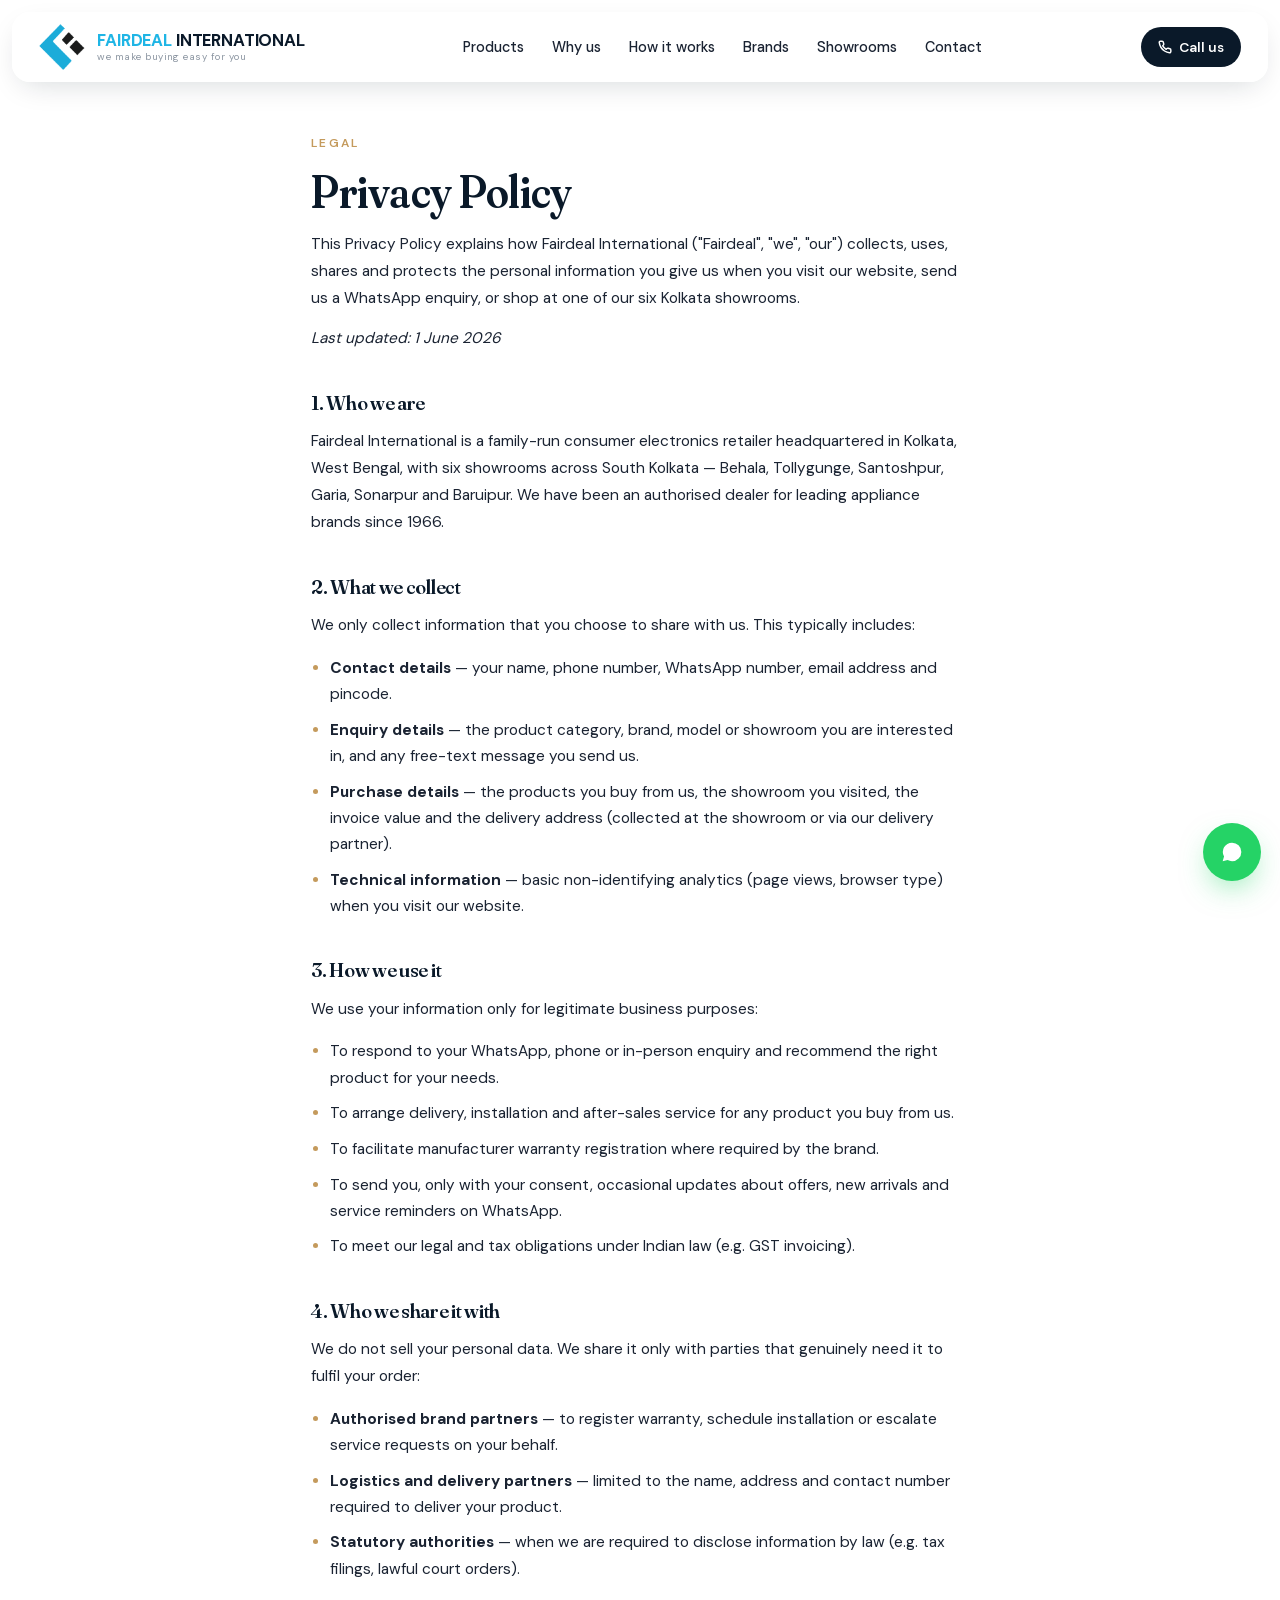
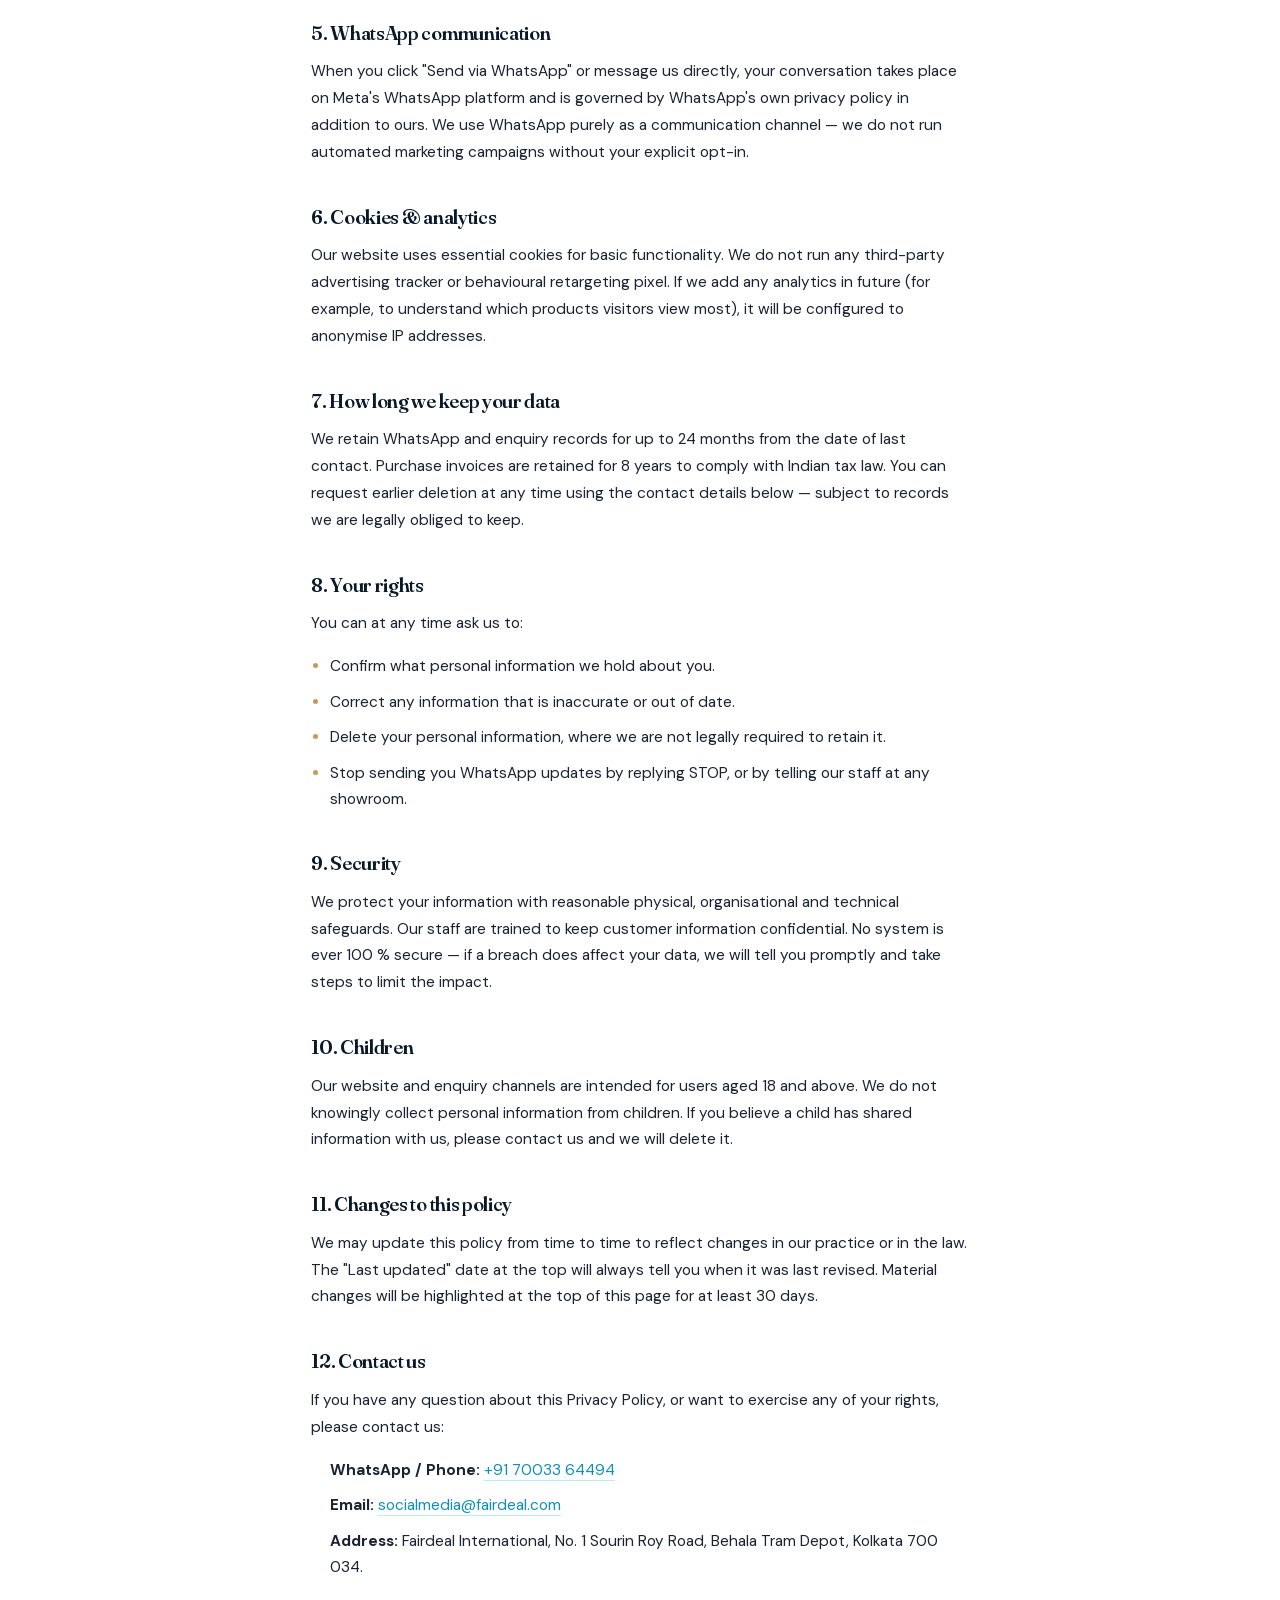
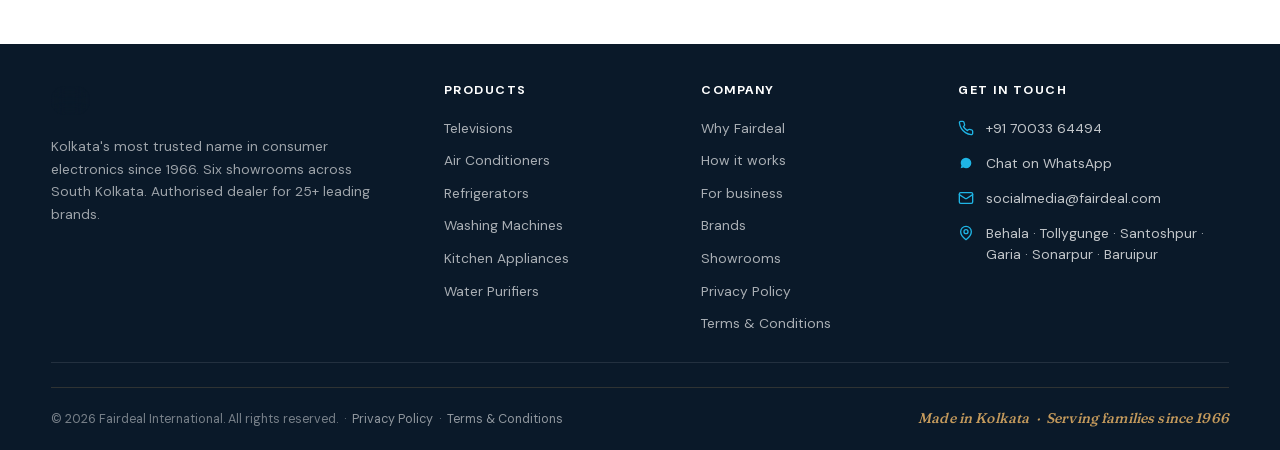
<file: privacy-policy.html>
<!DOCTYPE html>
<html lang="en-IN">
<head>
<meta charset="UTF-8"/>
<meta name="viewport" content="width=device-width,initial-scale=1.0,viewport-fit=cover"/>
<title>Privacy Policy — Fairdeal International | Kolkata</title>
<meta name="description" content="How Fairdeal International collects, uses and protects the personal information you share with us through our website, WhatsApp enquiries and showroom visits."/>
<meta name="author" content="Fairdeal International"/>
<meta name="robots" content="index, follow"/>

<link rel="canonical" href="https://fairdealinternational.in/privacy-policy.html"/>

<meta name="theme-color" content="#1FB5E5" media="(prefers-color-scheme: light)"/>
<meta name="theme-color" content="#0A1929" media="(prefers-color-scheme: dark)"/>
<link rel="manifest" href="site.webmanifest"/>
<link rel="icon" href="assets/img/ui/logo-fairdeal.png" type="image/png" sizes="any"/>
<link rel="shortcut icon" href="assets/img/ui/logo-fairdeal.png" type="image/png"/>
<link rel="apple-touch-icon" href="assets/img/ui/logo-fairdeal.png"/>

<meta property="og:type" content="article"/>
<meta property="og:site_name" content="Fairdeal International"/>
<meta property="og:title" content="Privacy Policy — Fairdeal International"/>
<meta property="og:description" content="How Fairdeal International collects, uses and protects your personal information."/>
<meta property="og:locale" content="en_IN"/>
<meta property="og:url" content="https://fairdealinternational.in/privacy-policy.html"/>
<meta property="og:image" content="https://fairdealinternational.in/assets/img/ui/og-image.png"/>
<meta name="twitter:card" content="summary_large_image"/>
<meta name="twitter:title" content="Privacy Policy — Fairdeal International"/>
<meta name="twitter:description" content="How Fairdeal International collects, uses and protects your personal information."/>
<meta name="twitter:image" content="https://fairdealinternational.in/assets/img/ui/og-image.png"/>

<link rel="preload" href="assets/fonts/dm-sans-latin.woff2" as="font" type="font/woff2" crossorigin>
<link rel="preload" href="assets/fonts/fraunces-latin.woff2" as="font" type="font/woff2" crossorigin>
<link href="assets/fonts/fonts.css" rel="stylesheet">

<link rel="stylesheet" href="assets/css/tokens.css">
<link rel="stylesheet" href="assets/css/base.css">
<link rel="stylesheet" href="assets/css/components.css">
<link rel="stylesheet" href="assets/css/sections.css">

<script type="application/ld+json">
{
  "@context": "https://schema.org",
  "@type": "BreadcrumbList",
  "itemListElement": [
    { "@type": "ListItem", "position": 1, "name": "Home", "item": "https://fairdealinternational.in/" },
    { "@type": "ListItem", "position": 2, "name": "Privacy Policy", "item": "https://fairdealinternational.in/privacy-policy.html" }
  ]
}
</script>
</head>
<body>

<!-- ========== NAV ========== -->
<nav class="nav" id="mainNav">
  <div class="container nav-inner">
    <a href="index.html" class="logo" aria-label="Fairdeal International home">
      <img class="logo-mark" src="assets/img/ui/logo-fairdeal.png" alt="Fairdeal" />
      <span class="logo-text-stack">
        <span><span class="logo-text-1">FAIRDEAL</span>&nbsp;<span class="logo-text-2">INTERNATIONAL</span></span>
        <span class="logo-tag">we make buying easy for you</span>
      </span>
    </a>
    <ul class="nav-links" id="navLinks">
      <li><a href="index.html#categories">Products</a></li>
      <li><a href="index.html#why">Why us</a></li>
      <li><a href="index.html#how">How it works</a></li>
      <li><a href="index.html#brands">Brands</a></li>
      <li><a href="index.html#locations">Showrooms</a></li>
      <li><a href="index.html#enquiry">Contact</a></li>
    </ul>
    <div class="nav-right">
      <a href="tel:+917003364494" class="nav-cta">
        <svg width="14" height="14" viewBox="0 0 24 24" fill="none" stroke="currentColor" stroke-width="2.5" stroke-linecap="round" stroke-linejoin="round"><path d="M22 16.92v3a2 2 0 0 1-2.18 2 19.79 19.79 0 0 1-8.63-3.07 19.5 19.5 0 0 1-6-6 19.79 19.79 0 0 1-3.07-8.67A2 2 0 0 1 4.11 2h3a2 2 0 0 1 2 1.72c.127.96.361 1.903.7 2.81a2 2 0 0 1-.45 2.11L8.09 9.91a16 16 0 0 0 6 6l1.27-1.27a2 2 0 0 1 2.11-.45c.907.339 1.85.573 2.81.7A2 2 0 0 1 22 16.92z"/></svg>
        Call us
      </a>
      <button class="menu-toggle" id="menuToggle" aria-label="Toggle menu"><span></span><span></span><span></span></button>
    </div>
  </div>
</nav>

<!-- ========== POLICY ========== -->
<section class="section policy">
  <div class="container policy-container">
    <span class="kicker" style="color:var(--gold);">Legal</span>
    <h1>Privacy Policy</h1>
    <p class="policy-lead">This Privacy Policy explains how Fairdeal International ("Fairdeal", "we", "our") collects, uses, shares and protects the personal information you give us when you visit our website, send us a WhatsApp enquiry, or shop at one of our six Kolkata showrooms.</p>
    <p class="policy-meta">Last updated: 1 June 2026</p>

    <h2>1. Who we are</h2>
    <p>Fairdeal International is a family-run consumer electronics retailer headquartered in Kolkata, West Bengal, with six showrooms across South Kolkata — Behala, Tollygunge, Santoshpur, Garia, Sonarpur and Baruipur. We have been an authorised dealer for leading appliance brands since 1966.</p>

    <h2>2. What we collect</h2>
    <p>We only collect information that you choose to share with us. This typically includes:</p>
    <ul>
      <li><strong>Contact details</strong> — your name, phone number, WhatsApp number, email address and pincode.</li>
      <li><strong>Enquiry details</strong> — the product category, brand, model or showroom you are interested in, and any free-text message you send us.</li>
      <li><strong>Purchase details</strong> — the products you buy from us, the showroom you visited, the invoice value and the delivery address (collected at the showroom or via our delivery partner).</li>
      <li><strong>Technical information</strong> — basic non-identifying analytics (page views, browser type) when you visit our website.</li>
    </ul>

    <h2>3. How we use it</h2>
    <p>We use your information only for legitimate business purposes:</p>
    <ul>
      <li>To respond to your WhatsApp, phone or in-person enquiry and recommend the right product for your needs.</li>
      <li>To arrange delivery, installation and after-sales service for any product you buy from us.</li>
      <li>To facilitate manufacturer warranty registration where required by the brand.</li>
      <li>To send you, only with your consent, occasional updates about offers, new arrivals and service reminders on WhatsApp.</li>
      <li>To meet our legal and tax obligations under Indian law (e.g. GST invoicing).</li>
    </ul>

    <h2>4. Who we share it with</h2>
    <p>We do not sell your personal data. We share it only with parties that genuinely need it to fulfil your order:</p>
    <ul>
      <li><strong>Authorised brand partners</strong> — to register warranty, schedule installation or escalate service requests on your behalf.</li>
      <li><strong>Logistics and delivery partners</strong> — limited to the name, address and contact number required to deliver your product.</li>
      <li><strong>Statutory authorities</strong> — when we are required to disclose information by law (e.g. tax filings, lawful court orders).</li>
    </ul>

    <h2>5. WhatsApp communication</h2>
    <p>When you click "Send via WhatsApp" or message us directly, your conversation takes place on Meta's WhatsApp platform and is governed by WhatsApp's own privacy policy in addition to ours. We use WhatsApp purely as a communication channel — we do not run automated marketing campaigns without your explicit opt-in.</p>

    <h2>6. Cookies &amp; analytics</h2>
    <p>Our website uses essential cookies for basic functionality. We do not run any third-party advertising tracker or behavioural retargeting pixel. If we add any analytics in future (for example, to understand which products visitors view most), it will be configured to anonymise IP addresses.</p>

    <h2>7. How long we keep your data</h2>
    <p>We retain WhatsApp and enquiry records for up to 24 months from the date of last contact. Purchase invoices are retained for 8 years to comply with Indian tax law. You can request earlier deletion at any time using the contact details below — subject to records we are legally obliged to keep.</p>

    <h2>8. Your rights</h2>
    <p>You can at any time ask us to:</p>
    <ul>
      <li>Confirm what personal information we hold about you.</li>
      <li>Correct any information that is inaccurate or out of date.</li>
      <li>Delete your personal information, where we are not legally required to retain it.</li>
      <li>Stop sending you WhatsApp updates by replying STOP, or by telling our staff at any showroom.</li>
    </ul>

    <h2>9. Security</h2>
    <p>We protect your information with reasonable physical, organisational and technical safeguards. Our staff are trained to keep customer information confidential. No system is ever 100 % secure — if a breach does affect your data, we will tell you promptly and take steps to limit the impact.</p>

    <h2>10. Children</h2>
    <p>Our website and enquiry channels are intended for users aged 18 and above. We do not knowingly collect personal information from children. If you believe a child has shared information with us, please contact us and we will delete it.</p>

    <h2>11. Changes to this policy</h2>
    <p>We may update this policy from time to time to reflect changes in our practice or in the law. The "Last updated" date at the top will always tell you when it was last revised. Material changes will be highlighted at the top of this page for at least 30 days.</p>

    <h2>12. Contact us</h2>
    <p>If you have any question about this Privacy Policy, or want to exercise any of your rights, please contact us:</p>
    <ul class="policy-contact">
      <li><strong>WhatsApp / Phone:</strong> <a href="https://wa.me/917003364494" target="_blank" rel="noopener">+91 70033 64494</a></li>
      <li><strong>Email:</strong> <a href="mailto:socialmedia@fairdeal.com">socialmedia@fairdeal.com</a></li>
      <li><strong>Address:</strong> Fairdeal International, No. 1 Sourin Roy Road, Behala Tram Depot, Kolkata 700 034.</li>
    </ul>
  </div>
</section>

<!-- ========== FOOTER ========== -->
<footer class="footer">
  <div class="container">
    <div class="footer-grid">
      <div>
        <a href="index.html" class="footer-logo"><img src="assets/img/ui/logo-white.svg" alt="Fairdeal International"/></a>
        <p class="footer-tag">Kolkata's most trusted name in consumer electronics since 1966. Six showrooms across South Kolkata. Authorised dealer for 25+ leading brands.</p>
      </div>
      <div>
        <h4>Products</h4>
        <ul><li><a href="index.html#categories">Televisions</a></li><li><a href="index.html#categories">Air Conditioners</a></li><li><a href="index.html#categories">Refrigerators</a></li><li><a href="index.html#categories">Washing Machines</a></li><li><a href="index.html#categories">Kitchen Appliances</a></li><li><a href="index.html#categories">Water Purifiers</a></li></ul>
      </div>
      <div>
        <h4>Company</h4>
        <ul><li><a href="index.html#why">Why Fairdeal</a></li><li><a href="index.html#how">How it works</a></li><li><a href="index.html#business">For business</a></li><li><a href="index.html#brands">Brands</a></li><li><a href="index.html#locations">Showrooms</a></li><li><a href="privacy-policy.html">Privacy Policy</a></li><li><a href="terms.html">Terms &amp; Conditions</a></li></ul>
      </div>
      <div>
        <h4>Get in touch</h4>
        <div class="footer-contact-item"><svg viewBox="0 0 24 24" fill="none" stroke="currentColor" stroke-width="2" stroke-linecap="round" stroke-linejoin="round"><path d="M22 16.92v3a2 2 0 0 1-2.18 2 19.79 19.79 0 0 1-8.63-3.07 19.5 19.5 0 0 1-6-6 19.79 19.79 0 0 1-3.07-8.67A2 2 0 0 1 4.11 2h3a2 2 0 0 1 2 1.72c.127.96.361 1.903.7 2.81a2 2 0 0 1-.45 2.11L8.09 9.91a16 16 0 0 0 6 6l1.27-1.27a2 2 0 0 1 2.11-.45c.907.339 1.85.573 2.81.7A2 2 0 0 1 22 16.92z"/></svg><a href="tel:+917003364494" style="color:rgba(255,255,255,0.75);">+91 70033 64494</a></div>
        <div class="footer-contact-item"><svg viewBox="0 0 24 24" fill="currentColor"><path d="M17.6 6.32A7.85 7.85 0 0 0 12.05 4a7.94 7.94 0 0 0-6.88 11.9L4 20l4.2-1.1a7.93 7.93 0 0 0 3.84 1h.01a7.95 7.95 0 0 0 7.95-7.94 7.9 7.9 0 0 0-2.4-5.64z"/></svg><a href="https://wa.me/917003364494" target="_blank" rel="noopener" style="color:rgba(255,255,255,0.75);">Chat on WhatsApp</a></div>
        <div class="footer-contact-item"><svg viewBox="0 0 24 24" fill="none" stroke="currentColor" stroke-width="2" stroke-linecap="round" stroke-linejoin="round"><rect width="20" height="16" x="2" y="4" rx="2"/><path d="m22 7-8.97 5.7a1.94 1.94 0 0 1-2.06 0L2 7"/></svg><a href="mailto:socialmedia@fairdeal.com" style="color:rgba(255,255,255,0.75);">socialmedia@fairdeal.com</a></div>
        <div class="footer-contact-item"><svg viewBox="0 0 24 24" fill="none" stroke="currentColor" stroke-width="2" stroke-linecap="round" stroke-linejoin="round"><path d="M20 10c0 6-8 12-8 12s-8-6-8-12a8 8 0 0 1 16 0z"/><circle cx="12" cy="10" r="3"/></svg><span>Behala · Tollygunge · Santoshpur · Garia · Sonarpur · Baruipur</span></div>
      </div>
    </div>
    <div class="footer-bottom">
      <div>&copy; <span id="year"></span> Fairdeal International. All rights reserved. &nbsp;&middot;&nbsp; <a href="privacy-policy.html">Privacy Policy</a> &nbsp;&middot;&nbsp; <a href="terms.html">Terms &amp; Conditions</a></div>
      <div class="footer-signoff">Made in Kolkata &nbsp;&middot;&nbsp; Serving families since 1966</div>
    </div>
  </div>
</footer>

<!-- WhatsApp FAB -->
<a class="fab" href="https://wa.me/917003364494?text=Hi%20Fairdeal" target="_blank" rel="noopener" aria-label="WhatsApp us">
  <svg viewBox="0 0 24 24" fill="currentColor"><path d="M17.6 6.32A7.85 7.85 0 0 0 12.05 4a7.94 7.94 0 0 0-6.88 11.9L4 20l4.2-1.1a7.93 7.93 0 0 0 3.84 1h.01a7.95 7.95 0 0 0 7.95-7.94 7.9 7.9 0 0 0-2.4-5.64z"/></svg>
</a>

<script type="module" src="assets/js/nav.js" defer></script>
</body>
</html>
</file>
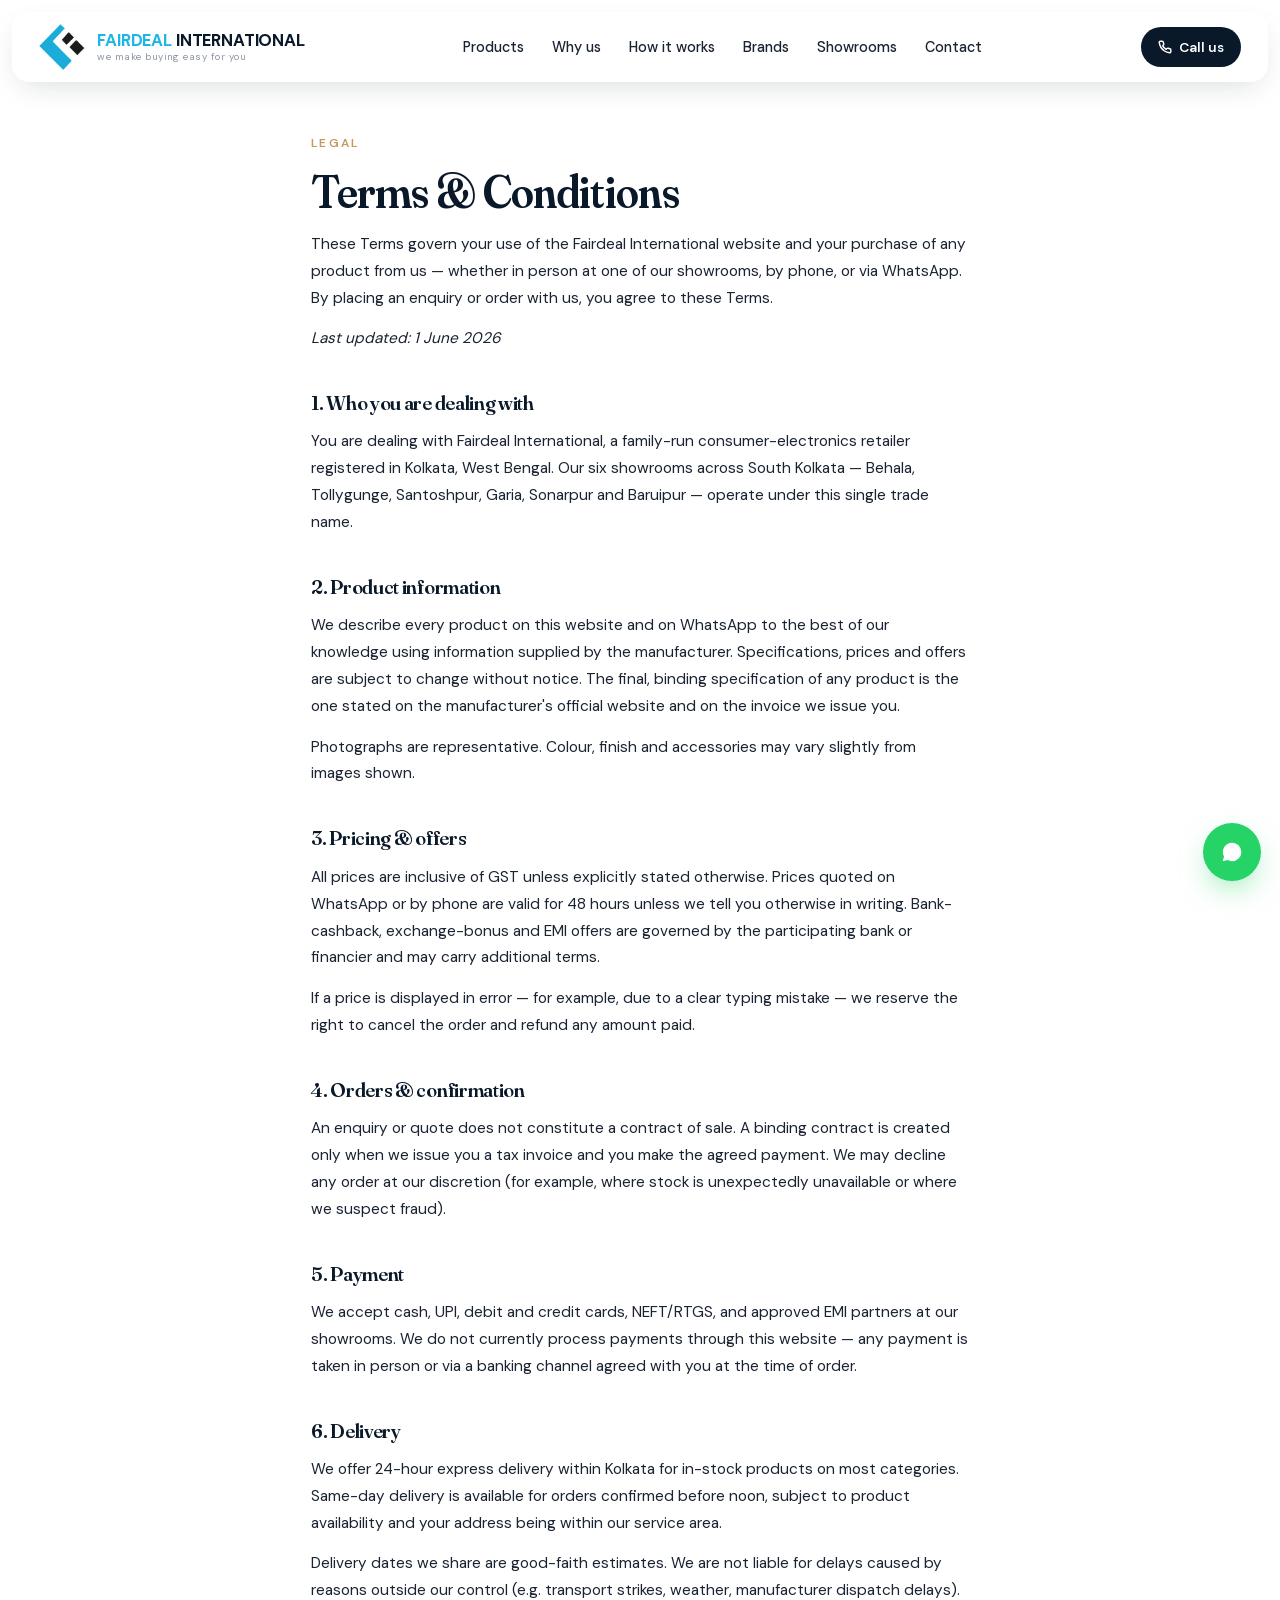
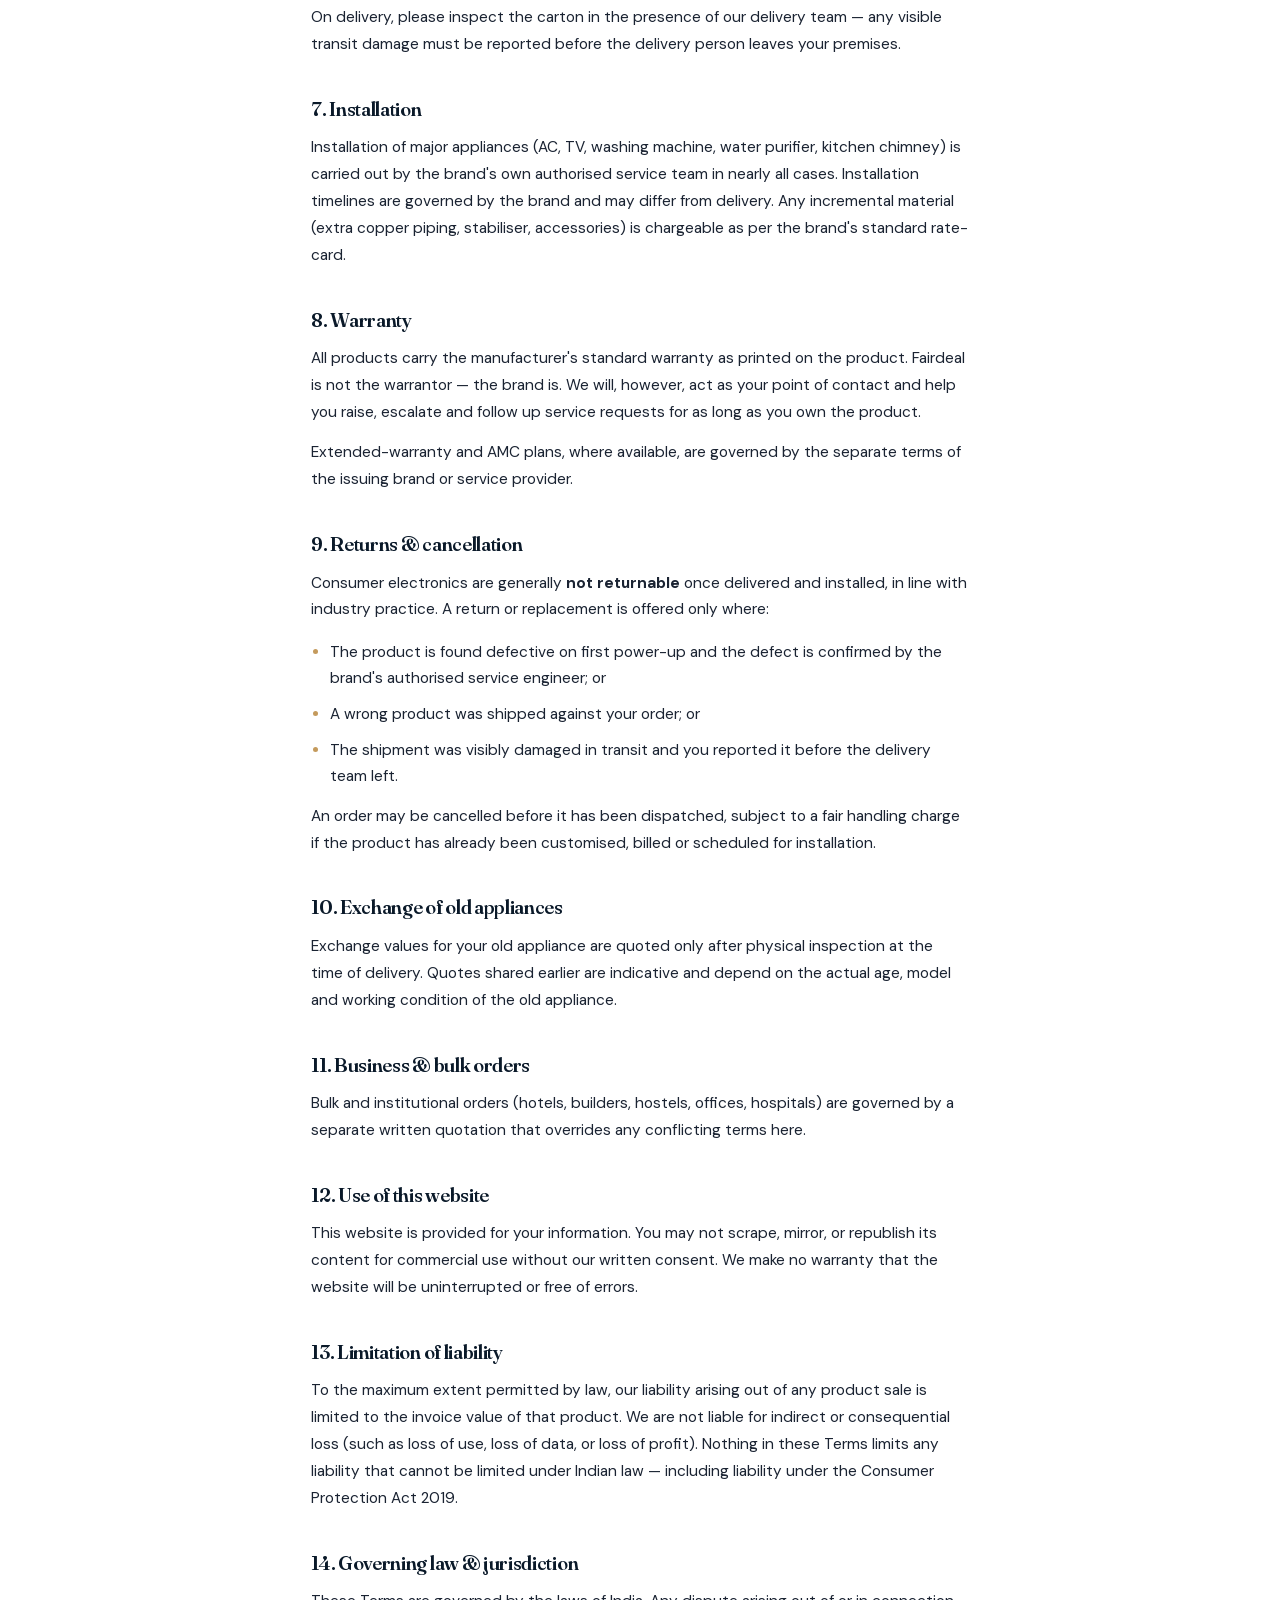
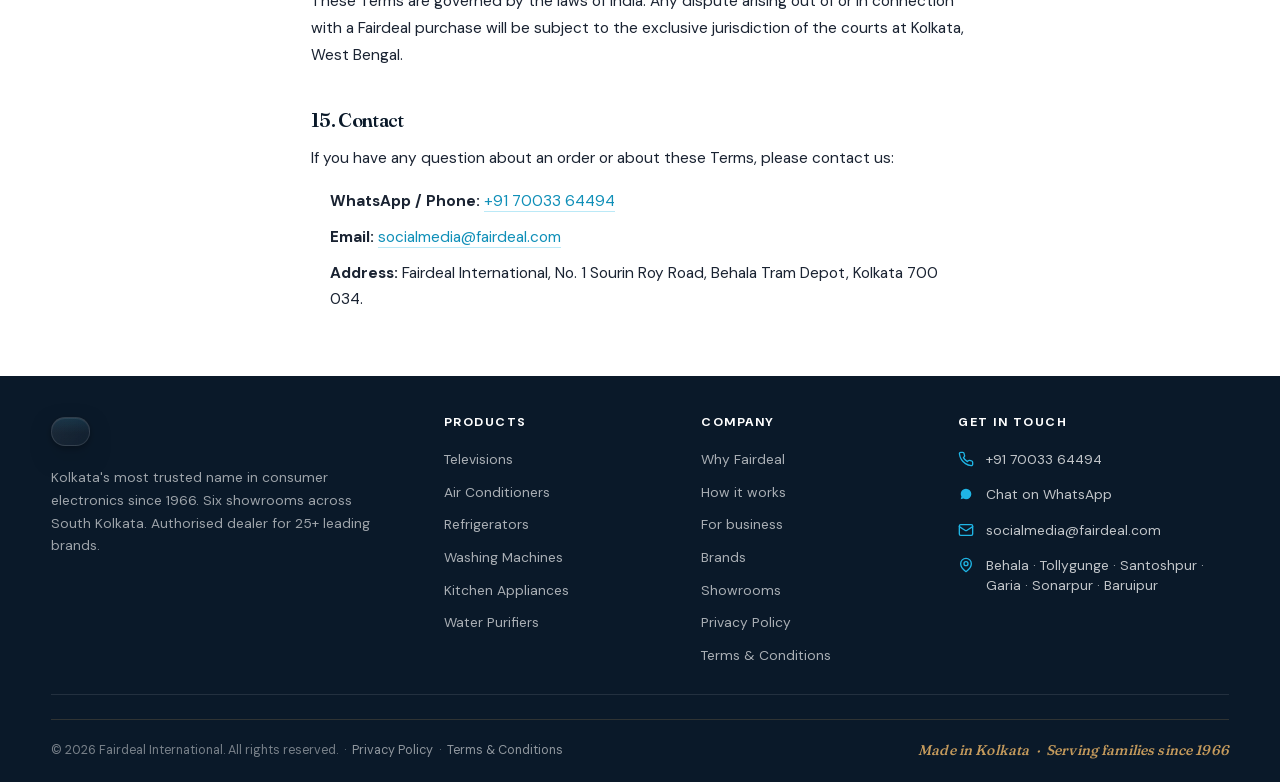
<file: terms.html>
<!DOCTYPE html>
<html lang="en-IN">
<head>
<meta charset="UTF-8"/>
<meta name="viewport" content="width=device-width,initial-scale=1.0,viewport-fit=cover"/>
<title>Terms &amp; Conditions — Fairdeal International | Kolkata</title>
<meta name="description" content="The terms under which Fairdeal International offers products, accepts orders and provides delivery, installation and after-sales service in Kolkata."/>
<meta name="author" content="Fairdeal International"/>
<meta name="robots" content="index, follow"/>

<link rel="canonical" href="https://fairdealinternational.in/terms.html"/>

<meta name="theme-color" content="#1FB5E5" media="(prefers-color-scheme: light)"/>
<meta name="theme-color" content="#0A1929" media="(prefers-color-scheme: dark)"/>
<link rel="manifest" href="site.webmanifest"/>
<link rel="icon" href="assets/img/ui/logo-fairdeal.png" type="image/png" sizes="any"/>
<link rel="shortcut icon" href="assets/img/ui/logo-fairdeal.png" type="image/png"/>
<link rel="apple-touch-icon" href="assets/img/ui/logo-fairdeal.png"/>

<meta property="og:type" content="article"/>
<meta property="og:site_name" content="Fairdeal International"/>
<meta property="og:title" content="Terms &amp; Conditions — Fairdeal International"/>
<meta property="og:description" content="Terms under which Fairdeal International offers products, accepts orders and provides delivery and after-sales service."/>
<meta property="og:locale" content="en_IN"/>
<meta property="og:url" content="https://fairdealinternational.in/terms.html"/>
<meta property="og:image" content="https://fairdealinternational.in/assets/img/ui/og-image.png"/>
<meta name="twitter:card" content="summary_large_image"/>
<meta name="twitter:title" content="Terms &amp; Conditions — Fairdeal International"/>
<meta name="twitter:description" content="Terms under which Fairdeal International offers products, accepts orders and provides delivery and after-sales service."/>
<meta name="twitter:image" content="https://fairdealinternational.in/assets/img/ui/og-image.png"/>

<link rel="preload" href="assets/fonts/dm-sans-latin.woff2" as="font" type="font/woff2" crossorigin>
<link rel="preload" href="assets/fonts/fraunces-latin.woff2" as="font" type="font/woff2" crossorigin>
<link href="assets/fonts/fonts.css" rel="stylesheet">

<link rel="stylesheet" href="assets/css/tokens.css">
<link rel="stylesheet" href="assets/css/base.css">
<link rel="stylesheet" href="assets/css/components.css">
<link rel="stylesheet" href="assets/css/sections.css">

<script type="application/ld+json">
{
  "@context": "https://schema.org",
  "@type": "BreadcrumbList",
  "itemListElement": [
    { "@type": "ListItem", "position": 1, "name": "Home", "item": "https://fairdealinternational.in/" },
    { "@type": "ListItem", "position": 2, "name": "Terms & Conditions", "item": "https://fairdealinternational.in/terms.html" }
  ]
}
</script>
</head>
<body>

<!-- ========== NAV ========== -->
<nav class="nav" id="mainNav">
  <div class="container nav-inner">
    <a href="index.html" class="logo" aria-label="Fairdeal International home">
      <img class="logo-mark" src="assets/img/ui/logo-fairdeal.png" alt="Fairdeal" />
      <span class="logo-text-stack">
        <span><span class="logo-text-1">FAIRDEAL</span>&nbsp;<span class="logo-text-2">INTERNATIONAL</span></span>
        <span class="logo-tag">we make buying easy for you</span>
      </span>
    </a>
    <ul class="nav-links" id="navLinks">
      <li><a href="index.html#categories">Products</a></li>
      <li><a href="index.html#why">Why us</a></li>
      <li><a href="index.html#how">How it works</a></li>
      <li><a href="index.html#brands">Brands</a></li>
      <li><a href="index.html#locations">Showrooms</a></li>
      <li><a href="index.html#enquiry">Contact</a></li>
    </ul>
    <div class="nav-right">
      <a href="tel:+917003364494" class="nav-cta">
        <svg width="14" height="14" viewBox="0 0 24 24" fill="none" stroke="currentColor" stroke-width="2.5" stroke-linecap="round" stroke-linejoin="round"><path d="M22 16.92v3a2 2 0 0 1-2.18 2 19.79 19.79 0 0 1-8.63-3.07 19.5 19.5 0 0 1-6-6 19.79 19.79 0 0 1-3.07-8.67A2 2 0 0 1 4.11 2h3a2 2 0 0 1 2 1.72c.127.96.361 1.903.7 2.81a2 2 0 0 1-.45 2.11L8.09 9.91a16 16 0 0 0 6 6l1.27-1.27a2 2 0 0 1 2.11-.45c.907.339 1.85.573 2.81.7A2 2 0 0 1 22 16.92z"/></svg>
        Call us
      </a>
      <button class="menu-toggle" id="menuToggle" aria-label="Toggle menu"><span></span><span></span><span></span></button>
    </div>
  </div>
</nav>

<!-- ========== POLICY ========== -->
<section class="section policy">
  <div class="container policy-container">
    <span class="kicker" style="color:var(--gold);">Legal</span>
    <h1>Terms &amp; Conditions</h1>
    <p class="policy-lead">These Terms govern your use of the Fairdeal International website and your purchase of any product from us — whether in person at one of our showrooms, by phone, or via WhatsApp. By placing an enquiry or order with us, you agree to these Terms.</p>
    <p class="policy-meta">Last updated: 1 June 2026</p>

    <h2>1. Who you are dealing with</h2>
    <p>You are dealing with Fairdeal International, a family-run consumer-electronics retailer registered in Kolkata, West Bengal. Our six showrooms across South Kolkata — Behala, Tollygunge, Santoshpur, Garia, Sonarpur and Baruipur — operate under this single trade name.</p>

    <h2>2. Product information</h2>
    <p>We describe every product on this website and on WhatsApp to the best of our knowledge using information supplied by the manufacturer. Specifications, prices and offers are subject to change without notice. The final, binding specification of any product is the one stated on the manufacturer's official website and on the invoice we issue you.</p>
    <p>Photographs are representative. Colour, finish and accessories may vary slightly from images shown.</p>

    <h2>3. Pricing &amp; offers</h2>
    <p>All prices are inclusive of GST unless explicitly stated otherwise. Prices quoted on WhatsApp or by phone are valid for 48 hours unless we tell you otherwise in writing. Bank-cashback, exchange-bonus and EMI offers are governed by the participating bank or financier and may carry additional terms.</p>
    <p>If a price is displayed in error — for example, due to a clear typing mistake — we reserve the right to cancel the order and refund any amount paid.</p>

    <h2>4. Orders &amp; confirmation</h2>
    <p>An enquiry or quote does not constitute a contract of sale. A binding contract is created only when we issue you a tax invoice and you make the agreed payment. We may decline any order at our discretion (for example, where stock is unexpectedly unavailable or where we suspect fraud).</p>

    <h2>5. Payment</h2>
    <p>We accept cash, UPI, debit and credit cards, NEFT/RTGS, and approved EMI partners at our showrooms. We do not currently process payments through this website — any payment is taken in person or via a banking channel agreed with you at the time of order.</p>

    <h2>6. Delivery</h2>
    <p>We offer 24-hour express delivery within Kolkata for in-stock products on most categories. Same-day delivery is available for orders confirmed before noon, subject to product availability and your address being within our service area.</p>
    <p>Delivery dates we share are good-faith estimates. We are not liable for delays caused by reasons outside our control (e.g. transport strikes, weather, manufacturer dispatch delays). On delivery, please inspect the carton in the presence of our delivery team — any visible transit damage must be reported before the delivery person leaves your premises.</p>

    <h2>7. Installation</h2>
    <p>Installation of major appliances (AC, TV, washing machine, water purifier, kitchen chimney) is carried out by the brand's own authorised service team in nearly all cases. Installation timelines are governed by the brand and may differ from delivery. Any incremental material (extra copper piping, stabiliser, accessories) is chargeable as per the brand's standard rate-card.</p>

    <h2>8. Warranty</h2>
    <p>All products carry the manufacturer's standard warranty as printed on the product. Fairdeal is not the warrantor — the brand is. We will, however, act as your point of contact and help you raise, escalate and follow up service requests for as long as you own the product.</p>
    <p>Extended-warranty and AMC plans, where available, are governed by the separate terms of the issuing brand or service provider.</p>

    <h2>9. Returns &amp; cancellation</h2>
    <p>Consumer electronics are generally <strong>not returnable</strong> once delivered and installed, in line with industry practice. A return or replacement is offered only where:</p>
    <ul>
      <li>The product is found defective on first power-up and the defect is confirmed by the brand's authorised service engineer; or</li>
      <li>A wrong product was shipped against your order; or</li>
      <li>The shipment was visibly damaged in transit and you reported it before the delivery team left.</li>
    </ul>
    <p>An order may be cancelled before it has been dispatched, subject to a fair handling charge if the product has already been customised, billed or scheduled for installation.</p>

    <h2>10. Exchange of old appliances</h2>
    <p>Exchange values for your old appliance are quoted only after physical inspection at the time of delivery. Quotes shared earlier are indicative and depend on the actual age, model and working condition of the old appliance.</p>

    <h2>11. Business &amp; bulk orders</h2>
    <p>Bulk and institutional orders (hotels, builders, hostels, offices, hospitals) are governed by a separate written quotation that overrides any conflicting terms here.</p>

    <h2>12. Use of this website</h2>
    <p>This website is provided for your information. You may not scrape, mirror, or republish its content for commercial use without our written consent. We make no warranty that the website will be uninterrupted or free of errors.</p>

    <h2>13. Limitation of liability</h2>
    <p>To the maximum extent permitted by law, our liability arising out of any product sale is limited to the invoice value of that product. We are not liable for indirect or consequential loss (such as loss of use, loss of data, or loss of profit). Nothing in these Terms limits any liability that cannot be limited under Indian law — including liability under the Consumer Protection Act 2019.</p>

    <h2>14. Governing law &amp; jurisdiction</h2>
    <p>These Terms are governed by the laws of India. Any dispute arising out of or in connection with a Fairdeal purchase will be subject to the exclusive jurisdiction of the courts at Kolkata, West Bengal.</p>

    <h2>15. Contact</h2>
    <p>If you have any question about an order or about these Terms, please contact us:</p>
    <ul class="policy-contact">
      <li><strong>WhatsApp / Phone:</strong> <a href="https://wa.me/917003364494" target="_blank" rel="noopener">+91 70033 64494</a></li>
      <li><strong>Email:</strong> <a href="mailto:socialmedia@fairdeal.com">socialmedia@fairdeal.com</a></li>
      <li><strong>Address:</strong> Fairdeal International, No. 1 Sourin Roy Road, Behala Tram Depot, Kolkata 700 034.</li>
    </ul>
  </div>
</section>

<!-- ========== FOOTER ========== -->
<footer class="footer">
  <div class="container">
    <div class="footer-grid">
      <div>
        <a href="index.html" class="footer-logo"><img src="assets/img/ui/logo-white.svg" alt="Fairdeal International"/></a>
        <p class="footer-tag">Kolkata's most trusted name in consumer electronics since 1966. Six showrooms across South Kolkata. Authorised dealer for 25+ leading brands.</p>
      </div>
      <div>
        <h4>Products</h4>
        <ul><li><a href="index.html#categories">Televisions</a></li><li><a href="index.html#categories">Air Conditioners</a></li><li><a href="index.html#categories">Refrigerators</a></li><li><a href="index.html#categories">Washing Machines</a></li><li><a href="index.html#categories">Kitchen Appliances</a></li><li><a href="index.html#categories">Water Purifiers</a></li></ul>
      </div>
      <div>
        <h4>Company</h4>
        <ul><li><a href="index.html#why">Why Fairdeal</a></li><li><a href="index.html#how">How it works</a></li><li><a href="index.html#business">For business</a></li><li><a href="index.html#brands">Brands</a></li><li><a href="index.html#locations">Showrooms</a></li><li><a href="privacy-policy.html">Privacy Policy</a></li><li><a href="terms.html">Terms &amp; Conditions</a></li></ul>
      </div>
      <div>
        <h4>Get in touch</h4>
        <div class="footer-contact-item"><svg viewBox="0 0 24 24" fill="none" stroke="currentColor" stroke-width="2" stroke-linecap="round" stroke-linejoin="round"><path d="M22 16.92v3a2 2 0 0 1-2.18 2 19.79 19.79 0 0 1-8.63-3.07 19.5 19.5 0 0 1-6-6 19.79 19.79 0 0 1-3.07-8.67A2 2 0 0 1 4.11 2h3a2 2 0 0 1 2 1.72c.127.96.361 1.903.7 2.81a2 2 0 0 1-.45 2.11L8.09 9.91a16 16 0 0 0 6 6l1.27-1.27a2 2 0 0 1 2.11-.45c.907.339 1.85.573 2.81.7A2 2 0 0 1 22 16.92z"/></svg><a href="tel:+917003364494" style="color:rgba(255,255,255,0.75);">+91 70033 64494</a></div>
        <div class="footer-contact-item"><svg viewBox="0 0 24 24" fill="currentColor"><path d="M17.6 6.32A7.85 7.85 0 0 0 12.05 4a7.94 7.94 0 0 0-6.88 11.9L4 20l4.2-1.1a7.93 7.93 0 0 0 3.84 1h.01a7.95 7.95 0 0 0 7.95-7.94 7.9 7.9 0 0 0-2.4-5.64z"/></svg><a href="https://wa.me/917003364494" target="_blank" rel="noopener" style="color:rgba(255,255,255,0.75);">Chat on WhatsApp</a></div>
        <div class="footer-contact-item"><svg viewBox="0 0 24 24" fill="none" stroke="currentColor" stroke-width="2" stroke-linecap="round" stroke-linejoin="round"><rect width="20" height="16" x="2" y="4" rx="2"/><path d="m22 7-8.97 5.7a1.94 1.94 0 0 1-2.06 0L2 7"/></svg><a href="mailto:socialmedia@fairdeal.com" style="color:rgba(255,255,255,0.75);">socialmedia@fairdeal.com</a></div>
        <div class="footer-contact-item"><svg viewBox="0 0 24 24" fill="none" stroke="currentColor" stroke-width="2" stroke-linecap="round" stroke-linejoin="round"><path d="M20 10c0 6-8 12-8 12s-8-6-8-12a8 8 0 0 1 16 0z"/><circle cx="12" cy="10" r="3"/></svg><span>Behala · Tollygunge · Santoshpur · Garia · Sonarpur · Baruipur</span></div>
      </div>
    </div>
    <div class="footer-bottom">
      <div>&copy; <span id="year"></span> Fairdeal International. All rights reserved. &nbsp;&middot;&nbsp; <a href="privacy-policy.html">Privacy Policy</a> &nbsp;&middot;&nbsp; <a href="terms.html">Terms &amp; Conditions</a></div>
      <div class="footer-signoff">Made in Kolkata &nbsp;&middot;&nbsp; Serving families since 1966</div>
    </div>
  </div>
</footer>

<!-- WhatsApp FAB -->
<a class="fab" href="https://wa.me/917003364494?text=Hi%20Fairdeal" target="_blank" rel="noopener" aria-label="WhatsApp us">
  <svg viewBox="0 0 24 24" fill="currentColor"><path d="M17.6 6.32A7.85 7.85 0 0 0 12.05 4a7.94 7.94 0 0 0-6.88 11.9L4 20l4.2-1.1a7.93 7.93 0 0 0 3.84 1h.01a7.95 7.95 0 0 0 7.95-7.94 7.9 7.9 0 0 0-2.4-5.64z"/></svg>
</a>

<script type="module" src="assets/js/nav.js" defer></script>
</body>
</html>
</file>
<file: assets/fonts/fonts.css>
/* Self-hosted fonts — DM Sans + Fraunces.
   Mirrors the original Google Fonts request; weights served via the variable
   axis so one woff2 per subset covers every weight we use. */

/* DM Sans — latin-ext */
@font-face {
  font-family: 'DM Sans';
  font-style: normal;
  font-weight: 400 700;
  font-display: swap;
  src: url('dm-sans-latin-ext.woff2') format('woff2');
  unicode-range: U+0100-02BA, U+02BD-02C5, U+02C7-02CC, U+02CE-02D7, U+02DD-02FF, U+0304, U+0308, U+0329, U+1D00-1DBF, U+1E00-1E9F, U+1EF2-1EFF, U+2020, U+20A0-20AB, U+20AD-20C0, U+2113, U+2C60-2C7F, U+A720-A7FF;
}

/* DM Sans — latin */
@font-face {
  font-family: 'DM Sans';
  font-style: normal;
  font-weight: 400 700;
  font-display: swap;
  src: url('dm-sans-latin.woff2') format('woff2');
  unicode-range: U+0000-00FF, U+0131, U+0152-0153, U+02BB-02BC, U+02C6, U+02DA, U+02DC, U+0304, U+0308, U+0329, U+2000-206F, U+20AC, U+2122, U+2191, U+2193, U+2212, U+2215, U+FEFF, U+FFFD;
}

/* Fraunces — latin-ext */
@font-face {
  font-family: 'Fraunces';
  font-style: normal;
  font-weight: 300 900;
  font-display: swap;
  src: url('fraunces-latin-ext.woff2') format('woff2');
  unicode-range: U+0100-02BA, U+02BD-02C5, U+02C7-02CC, U+02CE-02D7, U+02DD-02FF, U+0304, U+0308, U+0329, U+1D00-1DBF, U+1E00-1E9F, U+1EF2-1EFF, U+2020, U+20A0-20AB, U+20AD-20C0, U+2113, U+2C60-2C7F, U+A720-A7FF;
}

/* Fraunces — latin */
@font-face {
  font-family: 'Fraunces';
  font-style: normal;
  font-weight: 300 900;
  font-display: swap;
  src: url('fraunces-latin.woff2') format('woff2');
  unicode-range: U+0000-00FF, U+0131, U+0152-0153, U+02BB-02BC, U+02C6, U+02DA, U+02DC, U+0304, U+0308, U+0329, U+2000-206F, U+20AC, U+2122, U+2191, U+2193, U+2212, U+2215, U+FEFF, U+FFFD;
}
</file>
<file: assets/css/tokens.css>
/* ============================================================
   FAIRDEAL — Design tokens
   Single source of truth for colour, type, space, motion, shadow.
   ============================================================ */
:root {
  /* ---- Brand colour ---- */
  --primary:        #1FB5E5;
  --primary-dark:   #0F8FB8;
  --primary-darker: #0A6E8E;
  --primary-tint:   #E8F7FC;
  --primary-tint-2: #F4FBFD;

  --ink:        #0A1929;
  --text:       #1A2332;
  --text-muted: #5B6478;
  --text-soft:  #8B95A1;

  --bg:     #FFFFFF;
  --warm:   #FAF7F2;
  --warm-2: #F5F1EA;

  --border:      #E5E9F0;
  --border-soft: #F0F2F5;

  --gold: #C49A5C;

  /* External brand colours (keep distinct from --primary) */
  --whatsapp:       #25D366;
  --whatsapp-hover: #1FA755;
  --star:           #F59E0B;
  --google-blue:    #4285F4;

  /* ---- Type ---- */
  --font-display: 'Fraunces', Georgia, serif;
  --font-body:    'DM Sans', system-ui, -apple-system, sans-serif;

  --t-display: clamp(2.5rem, 1.5rem + 4vw, 5rem);
  --t-h1:      clamp(2rem, 1.3rem + 2.6vw, 3.5rem);
  --t-h2:      clamp(1.5rem, 1.1rem + 1.6vw, 2.4rem);
  --t-h3:      1.25rem;
  --t-body:    1rem;
  --t-small:   0.875rem;

  /* ---- Space (4 px base) ---- */
  --s-1:  0.25rem;
  --s-2:  0.5rem;
  --s-3:  0.75rem;
  --s-4:  1rem;
  --s-6:  1.5rem;
  --s-8:  2rem;
  --s-12: 3rem;
  --s-16: 4rem;
  --s-24: 6rem;

  /* ---- Layout ---- */
  --max-w:     1600px;
  --pad-x:     clamp(1.25rem, 4vw, 3.5rem);
  --radius:    12px;
  --radius-lg: 18px;

  /* ---- Motion ---- */
  --ease-out-soft:   cubic-bezier(0.22, 1, 0.36, 1);
  --ease-out-spring: cubic-bezier(0.34, 1.56, 0.64, 1);
  --t-fast: 180ms;
  --t-base: 320ms;
  --t-slow: 600ms;

  /* ---- Shadow ---- */
  --shadow-1: 0 1px 2px rgba(10,25,41,0.04), 0 2px 6px rgba(10,25,41,0.06);
  --shadow-2: 0 4px 12px rgba(10,25,41,0.08), 0 12px 28px -8px rgba(10,25,41,0.12);
  --shadow-3: 0 12px 28px -16px rgba(10,25,41,0.2), 0 24px 48px -20px rgba(10,25,41,0.18);
  --shadow-cyan: 0 12px 28px -12px rgba(31,181,229,0.45);
  --shadow-gold: 0 12px 28px -12px rgba(196,154,92,0.35);
}
</file>
<file: assets/css/base.css>
/* ============================================================
   FAIRDEAL — Base (reset, typography, layout primitives)
   ============================================================ */
*, *::before, *::after { box-sizing: border-box; margin: 0; padding: 0; }
html {
  scroll-behavior: smooth;
  scroll-padding-top: 5.5rem;
  -webkit-text-size-adjust: 100%;
  overflow-x: hidden;
}
body {
  font-family: var(--font-body);
  font-size: var(--t-body);
  line-height: 1.55;
  color: var(--text);
  background: var(--bg);
  -webkit-font-smoothing: antialiased;
  -moz-osx-font-smoothing: grayscale;
}
img, svg, video, iframe { max-width: 100%; }
img { max-width: 100%; display: block; }
a { color: inherit; text-decoration: none; }
button { font-family: inherit; cursor: pointer; border: none; background: none; }

/* Typography */
h1, h2, h3, h4 {
  font-family: var(--font-display);
  color: var(--ink);
  line-height: 1.1;
  letter-spacing: -0.015em;
  font-variation-settings: "opsz" 144, "SOFT" 30, "WONK" 0;
}
h1 { font-weight: 600; }
h2 { font-weight: 600; font-size: clamp(1.85rem, 4vw, 2.85rem); }
h3 { font-weight: 600; font-size: clamp(1.1rem, 2vw, 1.3rem); }
p  { color: var(--text); }

.kicker {
  font-size: 0.75rem;
  font-weight: 600;
  letter-spacing: 0.18em;
  text-transform: uppercase;
  color: var(--primary-dark);
}

/* Layout primitives */
.container {
  max-width: var(--max-w);
  margin-inline: auto;
  padding-inline: var(--pad-x);
}
.section       { padding-block: clamp(2.5rem, 5vw, 4.5rem); }
.section-tight { padding-block: clamp(2rem, 4vw, 3.5rem); }

.section-head { max-width: 720px; margin-bottom: clamp(1.5rem, 3vw, 2.5rem); }
.section-head h2 { margin-top: var(--s-3); }
.section-head p  { font-size: 1.05rem; color: var(--text-muted); margin-top: var(--s-4); line-height: 1.65; }
.section-head-center { text-align: center; margin-inline: auto; }

/* Reveal — extended by motion.js in Pass 9 */
.reveal       { opacity: 0; transform: translateY(24px); transition: opacity var(--t-slow) var(--ease-out-soft), transform var(--t-slow) var(--ease-out-soft); }
.reveal.visible { opacity: 1; transform: translateY(0); }

@keyframes rise { from { opacity: 0; transform: translateY(20px); } to { opacity: 1; transform: translateY(0); } }

/* Respect users who'd rather not see motion */
@media (prefers-reduced-motion: reduce) {
  *, *::before, *::after {
    animation-duration: 0.01ms !important;
    animation-iteration-count: 1 !important;
    transition-duration: 0.01ms !important;
    scroll-behavior: auto !important;
  }
}
</file>
<file: assets/css/components.css>
/* ============================================================
   FAIRDEAL — Components (reusable across sections)
   ============================================================ */

/* ---- Buttons ---- */
.btn {
  display: inline-flex; align-items: center; gap: var(--s-2);
  padding: 0.9rem 1.5rem;
  border-radius: 999px;
  font-weight: 600; font-size: 0.92rem;
  transition: background var(--t-base), color var(--t-base),
              transform var(--t-base), box-shadow var(--t-base);
  white-space: nowrap;
}
.btn-primary { background: var(--ink); color: white; }
.btn-primary:hover { background: var(--primary-dark); transform: translateY(-2px); box-shadow: var(--shadow-cyan); }
.btn-secondary { background: white; color: var(--ink); border: 1.5px solid var(--ink); }
.btn-secondary:hover { background: var(--ink); color: white; }
.btn-whatsapp { background: var(--whatsapp); color: white; }
.btn-whatsapp:hover { background: var(--whatsapp-hover); transform: translateY(-2px); }

/* ---- Badge / pill ---- */
.hero-badge {
  display: inline-flex; align-items: center; gap: var(--s-2);
  background: var(--primary-tint);
  border: 1px solid rgba(31,181,229,0.3);
  border-radius: 999px;
  padding: 0.35rem 0.9rem;
  font-size: 0.78rem; font-weight: 600;
  color: var(--primary-darker);
  letter-spacing: 0.06em;
  margin-bottom: 1.25rem;
}
.hero-badge-dot {
  width: 6px; height: 6px; border-radius: 50%;
  background: var(--primary);
  animation: pulse 2s infinite;
}
.gold-year {
  font-family: var(--font-display);
  font-style: italic;
  font-weight: 600;
  color: var(--gold);
  font-variation-settings: "opsz" 14, "SOFT" 60, "WONK" 1;
  letter-spacing: 0;
  margin: 0 0.05em;
}
@keyframes pulse {
  0%, 100% { opacity: 1; transform: scale(1); }
  50%      { opacity: 0.5; transform: scale(1.3); }
}

/* ---- Form ---- */
.form-row { display: grid; grid-template-columns: 1fr 1fr; gap: var(--s-4); }
.form-group { margin-bottom: 1.1rem; }
.form-group label {
  display: block;
  font-size: 0.83rem; font-weight: 600;
  color: var(--ink);
  margin-bottom: 0.45rem;
}
.form-group input,
.form-group select,
.form-group textarea {
  width: 100%;
  padding: 0.7rem 0.95rem;
  border: 1.5px solid var(--border);
  border-radius: 8px;
  font-family: var(--font-body);
  font-size: 0.9rem;
  color: var(--text);
  background: var(--bg);
  transition: border-color var(--t-fast), box-shadow var(--t-fast);
  outline: none;
}
.form-group input:focus,
.form-group select:focus,
.form-group textarea:focus {
  border-color: var(--primary);
  box-shadow: 0 0 0 3px rgba(31,181,229,0.12);
}
.form-group textarea { resize: vertical; min-height: 90px; }
.form-check {
  display: flex; align-items: flex-start; gap: 0.7rem;
  margin-bottom: 1.4rem;
  font-size: 0.83rem; color: var(--text-muted); line-height: 1.5;
}
.form-check input[type=checkbox] {
  margin-top: 2px; width: 15px; height: 15px;
  accent-color: var(--primary);
  flex-shrink: 0;
}
.form-submit {
  width: 100%;
  padding: 0.95rem;
  background: var(--whatsapp); color: white;
  border-radius: 999px;
  font-family: var(--font-body);
  font-size: 0.97rem; font-weight: 700;
  cursor: pointer;
  display: flex; align-items: center; justify-content: center; gap: 0.55rem;
  transition: background var(--t-fast), transform var(--t-fast);
  border: none;
}
.form-submit:hover { background: var(--whatsapp-hover); transform: translateY(-1px); }

/* ---- Contact cards (used in enquiry sidebar) ---- */
.contact-cards { display: grid; gap: 0.9rem; }
.contact-card {
  display: flex; align-items: center; gap: var(--s-4);
  background: rgba(255,255,255,0.12);
  border-radius: var(--radius);
  padding: 1.1rem 1.25rem;
  border: 1px solid rgba(255,255,255,0.2);
}
.contact-icon {
  width: 42px; height: 42px;
  border-radius: 11px;
  background: rgba(255,255,255,0.18);
  display: grid; place-items: center;
  color: white;
  flex-shrink: 0;
}
.contact-icon svg { width: 19px; height: 19px; }
.contact-label {
  font-size: 0.72rem; font-weight: 600;
  color: rgba(255,255,255,0.65);
  text-transform: uppercase;
  letter-spacing: 0.08em;
}
.contact-value { font-size: 0.92rem; font-weight: 600; color: white; margin-top: 1px; }
.contact-value a { color: white; }
.contact-value a:hover { color: rgba(255,255,255,0.75); }

/* ---- FAB (floating WhatsApp) ---- */
.fab {
  position: fixed; right: 1.2rem; bottom: 1.2rem;
  width: 58px; height: 58px;
  border-radius: 50%;
  background: var(--whatsapp); color: white;
  display: grid; place-items: center;
  box-shadow: 0 12px 30px -8px rgba(37,211,102,0.55);
  z-index: 50;
  transition: transform var(--t-base);
}
.fab:hover { transform: scale(1.08); }
.fab svg { width: 28px; height: 28px; }
/* One-shot attention pulse on page load — runs twice then stops. */
.fab::after {
  content: "";
  position: absolute; inset: 0;
  border-radius: inherit;
  box-shadow: 0 0 0 0 rgba(37,211,102,0.55);
  animation: fab-pulse 1.8s ease-out 1.5s 2 both;
  pointer-events: none;
}
@keyframes fab-pulse {
  0%   { box-shadow: 0 0 0 0 rgba(37,211,102,0.55); }
  70%  { box-shadow: 0 0 0 18px rgba(37,211,102,0); }
  100% { box-shadow: 0 0 0 0 rgba(37,211,102,0); }
}
@media (prefers-reduced-motion: reduce) {
  .fab::after { animation: none; }
}
</file>
<file: assets/css/sections.css>
/* ============================================================
   FAIRDEAL — Sections
   One block per page section, in markup order.
   ============================================================ */

/* ---- NAV ---- */
.nav {
  position: sticky;
  top: 0.75rem;
  z-index: 100;
  width: calc(100% - 1.5rem);
  max-width: 1480px;
  margin: 0.75rem auto 0;
  background: rgba(255,255,255,0.85);
  backdrop-filter: saturate(180%) blur(14px);
  -webkit-backdrop-filter: saturate(180%) blur(14px);
  border: 1px solid rgba(255,255,255,0.55);
  border-radius: 18px;
  box-shadow: 0 10px 30px -10px rgba(10,25,41,0.18);
  transition: background var(--t-base), border-color var(--t-base),
              box-shadow var(--t-base), backdrop-filter var(--t-base);
}
.nav.scrolled {
  background: rgba(255,255,255,0.95);
  backdrop-filter: saturate(180%) blur(20px);
  -webkit-backdrop-filter: saturate(180%) blur(20px);
  border-color: rgba(229,233,240,0.9);
  box-shadow: 0 14px 36px -10px rgba(10,25,41,0.22);
}
.nav .nav-inner {
  display: flex; align-items: center; justify-content: space-between;
  gap: var(--s-6);
  padding-block: 0.7rem;
  padding-inline: clamp(1rem, 2vw, 1.75rem);
  max-width: none;
}
.logo { display: flex; align-items: center; gap: var(--s-3); flex-shrink: 0; }
.logo-mark { height: 46px; width: auto; object-fit: contain; }
.logo-text-stack { display: flex; flex-direction: column; gap: 1px; line-height: 1; }
.logo-text-1 { font-family: var(--font-body); font-size: 1.05rem; font-weight: 800; color: var(--primary); letter-spacing: -0.01em; }
.logo-text-2 { font-family: var(--font-body); font-size: 1.05rem; font-weight: 800; color: var(--ink); letter-spacing: -0.01em; }
.logo-tag    { font-size: 0.6rem; color: var(--text-soft); letter-spacing: 0.05em; text-transform: lowercase; margin-top: 2px; }
.nav-links {
  display: flex; gap: 1.75rem;
  list-style: none;
  font-size: 0.9rem; font-weight: 500;
  color: var(--text);
}
.nav-links a { position: relative; padding: 0.3rem 0; transition: color var(--t-fast); }
.nav-links a:hover { color: var(--primary-dark); }
.nav-links a::after {
  content: "";
  position: absolute; bottom: -2px; left: 0;
  width: 100%; height: 2px;
  background: var(--primary);
  transform: scaleX(0); transform-origin: right;
  transition: transform var(--t-base);
}
.nav-links a:hover::after { transform: scaleX(1); transform-origin: left; }
.nav-right { display: flex; align-items: center; gap: var(--s-3); position: relative; z-index: 102; }
.nav-cta {
  display: inline-flex; align-items: center; gap: 0.4rem;
  padding: 0.6rem 1.1rem;
  background: var(--ink); color: white;
  border-radius: 999px;
  font-weight: 600; font-size: 0.86rem;
  transition: background var(--t-fast), transform var(--t-fast);
  white-space: nowrap;
  touch-action: manipulation;
  -webkit-tap-highlight-color: rgba(31,181,229,0.25);
  cursor: pointer;
}
.nav-cta > * { pointer-events: none; }
.nav-cta:hover { background: var(--primary-dark); transform: translateY(-1px); }
.menu-toggle { display: none; padding: 8px; flex-direction: column; gap: 5px; z-index: 101; }
.menu-toggle span {
  display: block; width: 24px; height: 2px;
  background: var(--ink); border-radius: 2px;
  transition: all var(--t-base); transform-origin: center;
}
.menu-toggle.open span:nth-child(1) { transform: translateY(7px) rotate(45deg); }
.menu-toggle.open span:nth-child(2) { opacity: 0; transform: scaleX(0); }
.menu-toggle.open span:nth-child(3) { transform: translateY(-7px) rotate(-45deg); }
.mobile-call-btn {
  display: none; align-items: center; gap: 0.45rem;
  background: var(--primary); color: white;
  border-radius: 999px;
  padding: 0.55rem 1rem;
  font-weight: 700; font-size: 0.88rem;
  box-shadow: 0 6px 20px -6px rgba(31,181,229,0.6);
  transition: background var(--t-fast);
  touch-action: manipulation;
  -webkit-tap-highlight-color: rgba(31,181,229,0.25);
  cursor: pointer;
  position: relative; z-index: 102;
}
.mobile-call-btn > * { pointer-events: none; }
.mobile-call-btn:hover { background: var(--primary-dark); }

@media (max-width: 960px) {
  .nav-links {
    position: absolute; top: calc(100% + 0.5rem); left: 0; right: 0;
    flex-direction: column;
    background: rgba(255,255,255,0.97);
    backdrop-filter: saturate(180%) blur(14px);
    -webkit-backdrop-filter: saturate(180%) blur(14px);
    padding: 1.25rem 1.5rem 1.5rem;
    border: 1px solid rgba(229,233,240,0.85);
    border-radius: 18px;
    box-shadow: 0 20px 40px -10px rgba(10,25,41,0.18);
    transform: translateY(-110%); opacity: 0;
    transition: transform 0.35s cubic-bezier(0.4,0,0.2,1), opacity var(--t-base);
    gap: 1.1rem;
    z-index: 99;
    max-height: calc(100vh - 100% - 1.5rem);
    overflow-y: auto;
    pointer-events: none;
  }
  .nav-links.open { transform: translateY(0); opacity: 1; pointer-events: auto; }
  .menu-toggle    { display: flex; }
  .nav-cta        { display: none; }
  .mobile-call-btn{ display: flex; }
  .logo-text-stack{ display: none; }
}
@media (max-width: 380px) {
  .logo-mark { height: 38px; }
  .mobile-call-btn { padding: 0.5rem 0.75rem; font-size: 0.78rem; gap: 0.35rem; }
  .nav-inner { gap: 0.6rem; }
}

/* ---- HERO ---- */
.hero {
  position: relative;
  padding-top: clamp(2rem, 4vw, 3.5rem);
  padding-bottom: clamp(2rem, 4vw, 3.5rem);
  overflow: hidden;
  background:
    radial-gradient(ellipse 80% 50% at 100% 0%, rgba(31,181,229,0.08), transparent 60%),
    radial-gradient(ellipse 60% 40% at 0% 100%, rgba(196,154,92,0.06), transparent 60%),
    var(--bg);
}
.hero-grid {
  display: grid;
  grid-template-columns: 1.15fr 1fr;
  gap: clamp(2rem, 5vw, 4rem);
  align-items: center;
}
.hero-content { max-width: 620px; }
.hero h1 {
  font-size: clamp(2.3rem, 5.5vw, 4rem);
  font-weight: 600;
  font-variation-settings: "opsz" 144, "SOFT" 50, "WONK" 0;
  margin-bottom: 1.4rem;
  line-height: 1.08;
}
.hero h1 em {
  font-style: italic;
  color: var(--primary);
  font-weight: 500;
  font-variation-settings: "opsz" 144, "SOFT" 80, "WONK" 1;
}
.hero-tag {
  font-size: clamp(1rem, 1.8vw, 1.15rem);
  color: var(--text-muted);
  margin-bottom: 2rem;
  max-width: 540px;
  line-height: 1.6;
}
.hero-ctas { display: flex; flex-wrap: wrap; gap: 0.85rem; margin-bottom: 2.5rem; }
.hero-meta {
  display: flex; gap: 2rem; flex-wrap: wrap;
  padding-top: 2rem;
  border-top: 1px solid var(--border);
  position: relative;
}
/* Hairline gold accent under the divider — only spans the first ~120px to feel like a deliberate flourish. */
.hero-meta::before {
  content: "";
  position: absolute;
  top: -1px; left: 0;
  width: 120px; height: 2px;
  background: linear-gradient(90deg, var(--gold) 0%, transparent 100%);
}
.hero-meta-item .num {
  font-family: var(--font-display);
  font-size: 1.7rem; font-weight: 600;
  color: var(--ink); line-height: 1;
  display: block;
  letter-spacing: -0.02em;
  font-variation-settings: "opsz" 144, "SOFT" 80;
}
.hero-meta-item .num span { color: var(--primary); }
.hero-meta-item .lbl { font-size: 0.78rem; color: var(--text-muted); margin-top: 0.35rem; line-height: 1.3; }

/* Hero slider */
.hero-visual {
  position: relative;
  border-radius: var(--radius-lg);
  overflow: hidden;
  box-shadow: 0 30px 80px -20px rgba(10,25,41,0.22);
  aspect-ratio: 4 / 3.2;
  background: var(--ink);
}
.hero-slide { position: absolute; inset: 0; opacity: 0; transition: opacity 0.9s ease; pointer-events: none; }
.hero-slide.active { opacity: 1; pointer-events: auto; }
.hero-slide img {
  width: 100%; height: 100%; object-fit: cover; display: block;
  will-change: transform;
  transform: scale(1.08);
}
.hero-slide.active img { animation: ken-burns 8s var(--ease-out-soft) both; }
@keyframes ken-burns {
  from { transform: scale(1.08) translate(-1%, -1%); }
  to   { transform: scale(1.00) translate( 0%,  0%); }
}
@media (prefers-reduced-motion: reduce) {
  .hero-slide.active img { animation: none; transform: scale(1); }
}

.hero-progress {
  position: absolute; top: 0; left: 0;
  height: 3px; width: 0;
  background: var(--gold);
  z-index: 11;
  pointer-events: none;
  box-shadow: 0 0 12px rgba(196,154,92,0.5);
}
.hero-progress.run { transition: width 4s linear; width: 100%; }
.hero-visual:hover .hero-progress { transition: none; }
.hero-slide-overlay {
  position: absolute; inset: 0;
  background: linear-gradient(to top, rgba(10,25,41,0.82) 0%, rgba(10,25,41,0.15) 50%, transparent 100%);
}
.hero-slide-caption { position: absolute; bottom: 3.5rem; left: 1.75rem; right: 1.75rem; z-index: 2; }
.hero-slide-caption-label {
  font-size: 0.72rem; font-weight: 700;
  letter-spacing: 0.15em; text-transform: uppercase;
  color: var(--primary);
  margin-bottom: 0.35rem;
}
.hero-slide-caption-title {
  font-family: var(--font-display);
  font-size: clamp(1.4rem, 3vw, 1.85rem);
  font-weight: 600;
  color: white;
  line-height: 1.2;
  font-variation-settings: "opsz" 144, "SOFT" 60;
}
.hero-visual-since {
  position: absolute; top: 1.25rem; left: 1.25rem;
  z-index: 10;
  background: rgba(255,255,255,0.96);
  border-radius: 999px;
  padding: 0.32rem 0.85rem;
  font-size: 0.75rem; font-weight: 700;
  color: var(--ink);
  letter-spacing: 0.08em; text-transform: uppercase;
  box-shadow: 0 4px 12px rgba(0,0,0,0.12);
}
.hero-visual-since span { color: var(--primary-dark); }
.slider-dots { position: absolute; bottom: 1.25rem; left: 50%; transform: translateX(-50%); display: flex; gap: 6px; z-index: 10; }
.slider-dot  {
  width: 7px; height: 7px; border-radius: 50%;
  background: rgba(255,255,255,0.45);
  border: none; cursor: pointer;
  transition: all var(--t-base);
  padding: 0;
}
.slider-dot.active { background: white; transform: scale(1.3); }
.slider-dot:hover  { background: rgba(255,255,255,0.75); }

@media (max-width: 900px) {
  .hero-grid { grid-template-columns: 1fr; gap: 2.5rem; }
  .hero-visual { max-width: 480px; margin: 0 auto; width: 100%; aspect-ratio: 4 / 3; }
}
@media (max-width: 480px) {
  .hero { padding-top: 2rem; padding-bottom: 2.5rem; }
  .hero-meta { gap: 1rem 1.25rem; padding-top: 1.5rem; }
  .hero-meta-item { flex: 1 1 calc(50% - 0.625rem); }
  .hero-meta-item .num { font-size: 1.45rem; }
  .hero-meta-item .lbl { font-size: 0.72rem; }
  .hero-ctas .btn { flex: 1 1 auto; justify-content: center; }
  .hero-slide-caption { bottom: 2.25rem; left: 1.1rem; right: 1.1rem; }
  .hero-visual-since { padding: 0.28rem 0.7rem; font-size: 0.68rem; }
}
@media (max-width: 360px) {
  .hero-meta-item .num { font-size: 1.3rem; }
  .hero-ctas { gap: 0.6rem; }
  .hero-ctas .btn { padding: 0.8rem 1.1rem; font-size: 0.86rem; }
}

/* Entry animation */
.hero h1, .hero-tag, .hero-ctas, .hero-meta { animation: rise 0.7s ease-out backwards; }
.hero-tag    { animation-delay: 0.1s; }
.hero-ctas   { animation-delay: 0.2s; }
.hero-meta   { animation-delay: 0.3s; }
.hero-visual { animation: rise 0.9s ease-out 0.15s backwards; }

/* ---- TRUST STRIP ---- */
.trust { background: var(--ink); color: white; padding-block: 1.75rem; }
.trust-grid { display: grid; grid-template-columns: repeat(4, 1fr); gap: 1.5rem; text-align: center; }
.trust-num {
  font-family: var(--font-display);
  font-size: clamp(1.6rem, 3.5vw, 2.5rem);
  font-weight: 600;
  color: white; line-height: 1;
  letter-spacing: -0.02em;
  font-variation-settings: "opsz" 144, "SOFT" 80;
}
.trust-num span { color: var(--primary); }
.trust-lbl { font-size: 0.82rem; color: rgba(255,255,255,0.65); margin-top: 0.55rem; letter-spacing: 0.02em; line-height: 1.4; }
@media (max-width: 700px) { .trust-grid { grid-template-columns: repeat(2,1fr); gap: 2rem; } }
@media (max-width: 380px) {
  .trust { padding-block: 2rem; }
  .trust-grid { gap: 1.5rem 1rem; }
  .trust-num { font-size: 1.5rem; }
  .trust-lbl { font-size: 0.72rem; }
}

/* ---- CATEGORIES ---- */
.categories { background: var(--warm); }
.cat-grid {
  display: grid;
  grid-template-columns: repeat(3, 1fr);
  gap: 1.25rem;
}
.cat-card {
  background: white;
  border-radius: var(--radius);
  overflow: hidden;
  border: 1px solid var(--border-soft);
  transition: transform var(--t-base) var(--ease-out-spring),
              box-shadow var(--t-base),
              border-color var(--t-fast);
}
.cat-card:hover {
  transform: translateY(-6px) scale(1.015);
  box-shadow: 0 24px 48px -16px rgba(10,25,41,0.18);
  border-color: var(--primary);
}
.cat-img-wrap { position: relative; aspect-ratio: 16 / 10; overflow: hidden; background: var(--primary-tint); }
.cat-img-wrap img { width: 100%; height: 100%; object-fit: cover; transition: transform 0.5s ease; }
.cat-card:hover .cat-img-wrap img { transform: scale(1.07); }
.cat-overlay {
  position: absolute; inset: 0;
  background: linear-gradient(to top, rgba(10,25,41,0.3) 0%, transparent 55%);
  transition: opacity var(--t-base);
}
.cat-card:hover .cat-overlay { opacity: 0.55; }
.cat-body { padding: 1.1rem 1.25rem 1.35rem; }
.cat-body h3 { font-size: 1rem; margin-bottom: 0.35rem; transition: color var(--t-fast); }
.cat-card:hover .cat-body h3 { color: var(--primary-dark); }
.cat-body p  { font-size: 0.82rem; color: var(--text-muted); line-height: 1.5; }

@media (max-width: 900px) { .cat-grid { grid-template-columns: repeat(2,1fr); } }
@media (max-width: 640px) {
  .cat-grid {
    display: flex;
    grid-template-columns: none;
    overflow-x: auto;
    overflow-y: hidden;
    scroll-snap-type: x mandatory;
    gap: 0.85rem;
    margin-inline: calc(var(--pad-x) * -1);
    padding: 0.5rem var(--pad-x) 1.25rem;
    scrollbar-width: none;
    -ms-overflow-style: none;
    -webkit-overflow-scrolling: touch;
    scroll-padding-inline: var(--pad-x);
  }
  .cat-grid::-webkit-scrollbar { display: none; }
  .cat-card {
    flex: 0 0 78%;
    scroll-snap-align: start;
    scroll-snap-stop: always;
  }
  .cat-card:hover { transform: none; box-shadow: none; border-color: var(--border-soft); }
  .cat-card:hover .cat-img-wrap img { transform: none; }
  .cat-img-wrap { aspect-ratio: 4 / 3; }
}

/* ---- WHY US ---- */
.why-grid {
  display: grid; grid-template-columns: repeat(3, 1fr); gap: 1.75rem;
  counter-reset: why;
}
.why-card {
  position: relative;
  background: white;
  border: 1px solid var(--border-soft);
  border-radius: var(--radius);
  padding: 1.75rem;
  transition: border-color var(--t-fast), box-shadow var(--t-fast), transform var(--t-fast);
  counter-increment: why;
}
.why-card::before {
  content: counter(why, decimal-leading-zero);
  position: absolute;
  top: 1.1rem; right: 1.5rem;
  font-family: var(--font-display);
  font-style: italic;
  font-weight: 500;
  font-size: 1.25rem;
  color: var(--gold);
  opacity: 0.7;
  font-variation-settings: "opsz" 144, "SOFT" 60, "WONK" 1;
  letter-spacing: 0.02em;
  transition: opacity var(--t-fast);
}
.why-card:hover::before { opacity: 1; }
.why-card:hover {
  border-color: var(--primary);
  box-shadow: 0 16px 40px -16px rgba(31,181,229,0.2);
  transform: translateY(-2px);
}
.why-icon {
  width: 52px; height: 52px;
  border-radius: 14px;
  background: var(--primary-tint);
  display: grid; place-items: center;
  color: var(--primary-dark);
  margin-bottom: 1.25rem;
  transition: background var(--t-fast), color var(--t-fast);
  font-size: 1.55rem; font-weight: 800;
  font-family: var(--font-body);
}
.why-icon svg { width: 26px; height: 26px; }
.why-icon.is-award svg { width: 34px; height: 34px; }
.why-card:hover .why-icon { background: var(--primary); color: white; }
.why-card h3 { font-size: 1.08rem; margin-bottom: 0.6rem; }
.why-card p  { font-size: 0.9rem; color: var(--text-muted); line-height: 1.65; }

@media (max-width: 900px) { .why-grid { grid-template-columns: repeat(2,1fr); gap: 1.25rem; } }
@media (max-width: 600px) { .why-grid { grid-template-columns: 1fr; } }

/* ---- HOW IT WORKS ---- */
.how-it-works { background: var(--warm); }
.steps-grid {
  display: grid;
  grid-template-columns: repeat(5, 1fr);
  gap: 0;
  position: relative;
  margin-top: 1.75rem;
}
.steps-grid::before {
  content: "";
  position: absolute; top: 27px;
  left: calc(10% + 27px); right: calc(10% + 27px);
  height: 2px;
  background: linear-gradient(90deg, var(--primary), rgba(31,181,229,0.3));
  z-index: 0;
}
.step { display: flex; flex-direction: column; align-items: center; text-align: center; padding: 0 0.5rem; position: relative; z-index: 1; }
.step-num {
  width: 54px; height: 54px;
  border-radius: 50%;
  background: var(--primary); color: white;
  font-family: var(--font-display);
  font-size: 1.25rem; font-weight: 700;
  display: grid; place-items: center;
  margin-bottom: 1.25rem;
  box-shadow: 0 8px 24px -8px rgba(31,181,229,0.5);
  border: 3px solid white;
  transition: transform var(--t-base), box-shadow var(--t-base);
}
.step:hover .step-num { transform: scale(1.1); box-shadow: 0 12px 30px -8px rgba(31,181,229,0.65); }
.step h4 {
  font-family: var(--font-display);
  font-size: 0.95rem; font-weight: 600;
  color: var(--ink);
  margin-bottom: 0.4rem; line-height: 1.25;
  font-variation-settings: "opsz" 144, "SOFT" 30;
}
.step p  { font-size: 0.92rem; color: var(--text-muted); line-height: 1.55; }

@media (max-width: 900px) {
  .steps-grid { grid-template-columns: 1fr; gap: 1.5rem; }
  .steps-grid::before { display: none; }
  .step { flex-direction: row; text-align: left; gap: 1.25rem; align-items: flex-start; }
  .step-num { margin-bottom: 0; flex-shrink: 0; }
}

/* ---- STORY ---- */
.story { background: var(--ink); color: white; position: relative; overflow: hidden; }
.story::before {
  content: "";
  position: absolute;
  inset: auto -10% -50% auto;
  width: 50%; aspect-ratio: 1;
  background: radial-gradient(circle, rgba(31,181,229,0.18) 0%, transparent 60%);
}
.story-grid {
  display: grid;
  grid-template-columns: 1fr 1.1fr;
  gap: clamp(2.5rem, 6vw, 5rem);
  align-items: center;
  position: relative; z-index: 1;
}
.story-img-wrap {
  border-radius: var(--radius-lg);
  overflow: hidden;
  aspect-ratio: 4 / 3;
  box-shadow: 0 30px 60px -20px rgba(0,0,0,0.4);
}
.story-img-wrap img { width: 100%; height: 100%; object-fit: cover; }
.story h2 {
  color: white;
  font-size: clamp(1.85rem, 3.5vw, 2.75rem);
  font-weight: 500;
  font-variation-settings: "opsz" 144, "SOFT" 80, "WONK" 1;
  margin-top: 0.75rem;
}
.story h2 em { font-style: italic; color: var(--primary); }
.story-body p { color: rgba(255,255,255,0.82); font-size: 1rem; line-height: 1.75; margin-top: 1.25rem; }
.story-quote {
  border-left: 3px solid var(--gold);
  padding: 0.5rem 0 0.5rem 1.5rem;
  margin-top: 2rem;
  font-family: var(--font-display);
  font-style: italic;
  font-size: 1.2rem; line-height: 1.55;
  color: white;
  font-variation-settings: "opsz" 144, "SOFT" 100, "WONK" 1;
}
@media (max-width: 900px) { .story-grid { grid-template-columns: 1fr; gap: 2rem; } }

/* ---- TESTIMONIALS ---- */
.testimonials {
  position: relative;
  overflow: hidden;
  background: linear-gradient(135deg, var(--primary-darker) 0%, var(--ink) 70%);
  color: white;
}
.testimonials::before {
  content: "";
  position: absolute;
  inset: -30% auto auto -15%;
  width: 65%; aspect-ratio: 1;
  background: radial-gradient(circle, rgba(31,181,229,0.16) 0%, transparent 60%);
  pointer-events: none;
}
.testimonials::after {
  content: "";
  position: absolute;
  inset: auto -10% -35% auto;
  width: 55%; aspect-ratio: 1;
  background: radial-gradient(circle, rgba(196,154,92,0.14) 0%, transparent 60%);
  pointer-events: none;
}
.testimonials .container { position: relative; z-index: 1; }
.testimonials .kicker { color: var(--gold); }
.testimonials .section-head h2 { color: white; }
.testimonials .section-head p { color: rgba(255,255,255,0.82); }
.testimonials-grid { display: grid; grid-template-columns: repeat(3, 1fr); gap: 1.5rem; }
.testimonial-card {
  background: white;
  border-radius: var(--radius);
  padding: 1.75rem 1.75rem 1.75rem 1.75rem;
  border: 1px solid var(--border-soft);
  position: relative;
  transition: transform var(--t-base), box-shadow var(--t-base), border-color var(--t-base);
  overflow: hidden;
}
.testimonial-card::before {
  content: "\201C"; /* left double quote */
  position: absolute;
  top: -0.35rem; right: 0.9rem;
  font-family: var(--font-display);
  font-style: italic;
  font-weight: 500;
  font-size: 5rem;
  line-height: 1;
  color: var(--gold);
  opacity: 0.18;
  font-variation-settings: "opsz" 144, "SOFT" 100, "WONK" 1;
  pointer-events: none;
  transition: opacity var(--t-base);
}
.testimonial-card:hover {
  transform: translateY(-3px);
  box-shadow: 0 20px 40px -20px rgba(10,25,41,0.12);
  border-color: rgba(196,154,92,0.35);
}
.testimonial-card:hover::before { opacity: 0.32; }
.testi-stars { display: flex; gap: 2px; margin-bottom: 1rem; color: var(--star); }
.testi-stars svg { width: 15px; height: 15px; fill: currentColor; }
.testi-text { font-size: 0.91rem; color: var(--text); line-height: 1.7; font-style: italic; margin-bottom: 1.25rem; }
.testi-author { display: flex; align-items: center; gap: 0.75rem; }
.testi-avatar {
  width: 38px; height: 38px;
  border-radius: 50%;
  background: var(--primary); color: white;
  display: grid; place-items: center;
  font-weight: 700; font-size: 0.9rem;
  flex-shrink: 0;
}
.testi-name { font-weight: 600; font-size: 0.85rem; color: var(--ink); }
.testi-loc  { font-size: 0.75rem; color: var(--text-soft); margin-top: 1px; }
.testi-google {
  position: absolute; top: 1.25rem; right: 1.25rem;
  display: flex; align-items: center; gap: 4px;
  font-size: 0.7rem; color: var(--text-soft); font-weight: 500;
}
.google-g {
  width: 15px; height: 15px;
  border-radius: 50%;
  background: var(--google-blue); color: white;
  display: grid; place-items: center;
  font-size: 0.6rem; font-weight: 800;
  font-family: Arial, sans-serif;
}
@media (max-width: 900px) { .testimonials-grid { grid-template-columns: 1fr 1fr; } }
@media (max-width: 640px) {
  .testimonials-grid {
    display: flex;
    grid-template-columns: none;
    overflow-x: auto;
    overflow-y: hidden;
    scroll-snap-type: x mandatory;
    gap: 0.95rem;
    margin-inline: calc(var(--pad-x) * -1);
    padding: 0.5rem var(--pad-x) 1.25rem;
    scrollbar-width: none;
    -ms-overflow-style: none;
    -webkit-overflow-scrolling: touch;
    scroll-padding-inline: var(--pad-x);
  }
  .testimonials-grid::-webkit-scrollbar { display: none; }
  .testimonial-card {
    flex: 0 0 85%;
    scroll-snap-align: start;
    scroll-snap-stop: always;
    padding: 1.4rem 1.4rem 1.5rem;
  }
  .testimonial-card.reveal { opacity: 1; transform: none; }
  .testimonial-card:hover { transform: none; box-shadow: none; border-color: var(--border-soft); }
}

/* ---- BRANDS — 3D Glass Cylinder ---- */
.brands {
  position: relative;
  background: radial-gradient(ellipse at 50% 0%, #0f2a39 0%, #07151f 60%, #050d14 100%);
  color: #e9f1f5;
  overflow: hidden;
}
/* Drifting auroras — large soft blobs replace the harsh star particles */
.brands::before {
  content: "";
  position: absolute; inset: -25%;
  background:
    radial-gradient(900px 700px at 22% 28%, rgba(34, 211, 238, 0.22), transparent 62%),
    radial-gradient(820px 620px at 78% 72%, rgba(196, 154, 92, 0.18), transparent 64%);
  pointer-events: none;
  filter: blur(28px);
  animation: aurora-drift 22s ease-in-out infinite alternate;
}
.brands::after {
  content: "";
  position: absolute; inset: -10%;
  background:
    radial-gradient(560px 420px at 80% 25%, rgba(124, 220, 240, 0.16), transparent 70%),
    radial-gradient(620px 480px at 18% 78%, rgba(34, 211, 238, 0.12), transparent 70%);
  pointer-events: none;
  filter: blur(36px);
  opacity: 0.85;
  animation: aurora-drift 28s ease-in-out -8s infinite alternate-reverse;
}
@keyframes aurora-drift {
  from { transform: translate3d(-2%, -1%, 0); }
  to   { transform: translate3d(2%, 1%, 0); }
}

.brands .container { position: relative; z-index: 1; }
.brands .section-head h2 { color: #f5fafd; }
.brands .section-head p  { color: rgba(233, 241, 245, 0.78); }
.brands .kicker          { color: #5fd0e6; }

/* Scene — stage with perspective; child rotator handles real 3D */
.brand-globe-scene {
  position: relative;
  width: 100%;
  max-width: 760px;
  margin: clamp(0.5rem, 2vw, 1.5rem) auto 0;
  /* 1.5 aspect on desktop → scene height drives `min(width,height)`, so chip
     and earth sizing stays predictable. JS sets --scene-size from this. */
  aspect-ratio: 1.5 / 1;
  --scene-size: 480px;
  touch-action: none;
  cursor: grab;
  user-select: none;
  perspective: 1500px;
  perspective-origin: 50% 45%;
}
.brand-globe-scene.is-dragging { cursor: grabbing; }

/* Soft cylindrical halo behind everything */
.brand-globe-scene::before {
  content: "";
  position: absolute;
  left: 50%; top: 50%;
  width: 82%; height: 96%;
  transform: translate(-50%, -50%);
  border-radius: 50%;
  background:
    radial-gradient(ellipse at center, rgba(34, 211, 238, 0.30), rgba(34, 211, 238, 0) 64%),
    radial-gradient(ellipse at center, rgba(196, 154, 92, 0.14) 0%, transparent 70%);
  filter: blur(28px);
  pointer-events: none;
  z-index: 0;
}

/* Real Earth globe — circle (no straight edges → no vertical-line artifacts).
   Square aspect, centered behind the chip rings. Static — the orbiting chips
   provide the motion; rotating a 2D disk would look like a turntable, not a
   sphere. */
.brand-globe-earth {
  position: absolute;
  left: 50%; top: 50%;
  /* Earth fills most of the scene so chips orbit just inside its perimeter.
     Clamped so it never gets too tiny or too huge. */
  width: clamp(170px, calc(var(--scene-size) * 0.85), 540px);
  aspect-ratio: 1 / 1;
  height: auto;
  transform: translate(-50%, -50%);
  pointer-events: none;
  z-index: 0;
  filter: drop-shadow(0 0 30px rgba(34, 211, 238, 0.28));
}

/* The rotator — preserve-3d so children compose with the spin. Shifted up so
   chips orbit slightly above the Earth's centre; the Earth SVG centers on the
   scene itself, so its position stays untouched. */
.brand-globe-rotator {
  position: absolute;
  inset: -7% 0 7% 0;
  transform-style: preserve-3d;
  transform-origin: 50% 50%;
  will-change: transform;
  z-index: 1;
}

/* Frosted-glass rounded-square chip — JS drives the 3D transform; CSS handles
   look, hover/zoom states. Do NOT add transform/transition-on-transform here. */
.brand-globe-item {
  /* Every chip dimension flows from --chip-size, which itself scales with the
     scene. .is-major overrides --chip-size so size/margin/padding/radius all
     adjust together — no per-property duplication. */
  /* 0.20 ≈ matches the 0.219·size chord between adjacent chips on a ring, so
     neighbours nearly touch instead of leaving big empty arc space. */
  --chip-size: clamp(44px, calc(var(--scene-size) * 0.20), 120px);
  position: absolute;
  left: 50%; top: 50%;
  width: var(--chip-size);
  height: var(--chip-size);
  margin-left: calc(var(--chip-size) * -0.5);
  margin-top: calc(var(--chip-size) * -0.5);
  display: flex; align-items: center; justify-content: center;
  padding: calc(var(--chip-size) * 0.09);
  border-radius: calc(var(--chip-size) * 0.22);
  /* Fully opaque so the Earth's graticule never bleeds through the chip.
     The "frosted" feel comes from the gradient + shadow, not transparency. */
  background: linear-gradient(160deg, #ffffff 0%, #f3f8fb 100%);
  transform-style: preserve-3d;
  backface-visibility: hidden;
  -webkit-backface-visibility: hidden;
  transition: opacity 360ms cubic-bezier(.2, .8, .2, 1),
              filter  360ms cubic-bezier(.2, .8, .2, 1);
  box-shadow:
    inset 0 1px 0 rgba(255, 255, 255, 0.95),
    inset 0 -1px 0 rgba(0, 0, 0, 0.05),
    0 10px 24px -6px rgba(0, 0, 0, 0.55),
    0 2px 6px rgba(0, 0, 0, 0.35);
  will-change: transform;
  cursor: pointer;
}

/* MAJOR — flagship brands in the middle ring, larger and brighter */
.brand-globe-item.is-major {
  /* Override the chip-size token; width/margin/padding/radius pick it up. */
  --chip-size: clamp(60px, calc(var(--scene-size) * 0.28), 170px);
  background: linear-gradient(160deg, #ffffff 0%, #f5fafd 100%);
}

/* PROMINENT — secondary chips bumped to fill space between regular and major. */
.brand-globe-item.is-prominent {
  --chip-size: clamp(52px, calc(var(--scene-size) * 0.24), 145px);
}

/* Gradient rim — cyan→gold border via masked pseudo */
.brand-globe-item::before {
  content: "";
  position: absolute; inset: 0;
  border-radius: inherit;
  padding: 1.5px;
  background: linear-gradient(135deg, rgba(34, 211, 238, 0.55), rgba(196, 154, 92, 0.50));
  -webkit-mask: linear-gradient(#000 0 0) content-box, linear-gradient(#000 0 0);
  -webkit-mask-composite: xor;
          mask-composite: exclude;
  opacity: 0.7;
  transition: opacity 280ms cubic-bezier(.2, .8, .2, 1);
  pointer-events: none;
}
.brand-globe-item img {
  max-width: 100%; max-height: 100%;
  object-fit: contain;
  pointer-events: none;
  position: relative;
  z-index: 1;
  /* Multiply blends white JPG backgrounds into the white chip
     so kutchina / symphony / venus stop showing their square cards. */
  mix-blend-mode: multiply;
}
/* Monochrome SVG marks (Simple Icons set) render small/square — bump
   their visual weight so they don't feel sparse next to PNG wordmarks. */
.brand-globe-item img[src$=".svg"] {
  transform: scale(1.22);
}
.brand-globe-item.is-major img[src$=".svg"] {
  transform: scale(1.30);
}
/* Simple Icons marks fill their 24×24 viewBox edge-to-edge, so the generic
   bump above blows them out of the major chip. Pull this one back. */
.brand-globe-item.is-major img[src$="sony.svg"] {
  transform: scale(0.78);
}
/* Wide wordmarks read smaller in a square chip because object-fit:contain
   constrains them to width. Let these specific ones overflow a touch. */
.brand-globe-item img[src$="ogeneral-nobg.png"],
.brand-globe-item img[src$="crompton-nobg.png"] {
  transform: scale(1.18);
}

/* HOVER — cylinder pauses (JS), chip scales up subtly (JS) */
.brand-globe-item:hover,
.brand-globe-item:focus-visible {
  z-index: 50;
  outline: none;
}
.brand-globe-item:hover::before,
.brand-globe-item:focus-visible::before {
  opacity: 1;
}

@media (max-width: 720px) {
  /* Chip/earth dimensions auto-scale via --scene-size; only constrain the
     scene's footprint here so it doesn't run edge-to-edge on small phones. */
  .brand-globe-scene { max-width: 92vw; aspect-ratio: 1.2 / 1; }
}

@media (prefers-reduced-motion: reduce) {
  .brand-globe-scene { cursor: default; }
  .brands::before, .brands::after { animation: none; }
}

/* ---- BUSINESS ---- */
.business {
  position: relative;
  background:
    radial-gradient(ellipse 70% 55% at 100% 100%, rgba(196,154,92,0.10), transparent 65%),
    linear-gradient(180deg, var(--warm) 0%, var(--warm-2) 100%);
}
.business-grid {
  display: grid;
  grid-template-columns: 1.1fr 1fr;
  gap: clamp(2rem, 5vw, 4rem);
  align-items: start;
}
.biz-card {
  background: white;
  border-radius: var(--radius-lg);
  padding: 2.25rem;
  box-shadow: 0 20px 50px -25px rgba(10,25,41,0.15);
  position: relative; overflow: hidden;
}
.biz-card::before {
  content: "";
  position: absolute; inset: 0 auto 0 0;
  width: 4px;
  background: linear-gradient(180deg, var(--primary), var(--primary-dark));
}
.biz-card h3 { font-size: 1.35rem; margin-bottom: 1.25rem; }
.biz-list { list-style: none; display: grid; gap: 0.9rem; }
.biz-list li {
  display: flex; align-items: flex-start; gap: 0.85rem;
  font-size: 0.92rem; color: var(--text); line-height: 1.5;
}
.biz-list li::before {
  content: "";
  width: 6px; height: 6px; border-radius: 50%;
  background: var(--primary);
  margin-top: 0.55rem;
  flex-shrink: 0;
}
.trusted-by  { margin-top: 2rem; padding-top: 1.5rem; border-top: 1px solid var(--border); }
.trusted-by .kicker { color: var(--text-muted); margin-bottom: 0.85rem; }
.trusted-logos { display: flex; flex-wrap: wrap; gap: 0.45rem; }
.trusted-logo-pill {
  background: var(--warm);
  border: 1px solid var(--border);
  border-radius: 999px;
  padding: 0.28rem 0.75rem;
  font-size: 0.73rem; font-weight: 600;
  color: var(--text-muted);
}
@media (max-width: 900px) { .business-grid { grid-template-columns: 1fr; } }
@media (max-width: 480px) {
  .biz-card { padding: 1.5rem 1.25rem; }
  .biz-card h3 { font-size: 1.2rem; }
  .biz-list li { font-size: 0.88rem; }
  .trusted-logo-pill { font-size: 0.7rem; padding: 0.25rem 0.6rem; }
}

/* ---- SHOWROOM FINDER (locations) ---- */
.locations-section { background: white; }
.sf-wrap {
  background: white;
  border-radius: var(--radius-lg);
  border: 1.5px solid var(--border);
  overflow: hidden;
  box-shadow: 0 16px 50px -20px rgba(10,25,41,0.1);
  margin-bottom: 1.5rem;
}
.sf-tabs {
  display: grid;
  grid-template-columns: repeat(6, 1fr);
  border-bottom: 1.5px solid var(--border);
}
.sf-tab {
  padding: 1rem 0.4rem;
  font-size: 0.82rem; font-weight: 600;
  color: var(--text-muted);
  border: none; background: none;
  cursor: pointer;
  transition: all var(--t-fast);
  border-right: 1px solid var(--border);
  position: relative;
}
.sf-tab:last-child { border-right: none; }
.sf-tab::after {
  content: "";
  position: absolute; bottom: -1.5px; left: 0;
  width: 100%; height: 2.5px;
  background: var(--primary);
  transform: scaleX(0);
  transition: transform var(--t-base);
}
.sf-tab.active { color: var(--primary-dark); background: var(--primary-tint-2); }
.sf-tab.active::after { transform: scaleX(1); }
.sf-tab:hover:not(.active) { background: var(--warm); color: var(--ink); }
.sf-panel {
  display: grid;
  grid-template-columns: 1fr 1fr;
  gap: 0;
  min-height: 320px;
}
.sf-details {
  padding: 2rem;
  border-right: 1px solid var(--border);
  display: flex; flex-direction: column; justify-content: center;
}
.sf-name {
  font-family: var(--font-display);
  font-size: 1.85rem; font-weight: 600;
  color: var(--ink); margin-bottom: 0.5rem;
  font-variation-settings: "opsz" 144, "SOFT" 30;
}
.sf-addr { font-size: 0.93rem; color: var(--text-muted); line-height: 1.6; margin-bottom: 0.75rem; }
.sf-hours {
  font-size: 0.8rem; font-weight: 700;
  color: var(--primary-dark);
  margin-bottom: 1.5rem;
  display: inline-flex; align-items: center; gap: 0.4rem;
  background: var(--primary-tint);
  padding: 0.3rem 0.75rem;
  border-radius: 999px;
}
.sf-actions { display: flex; flex-wrap: wrap; gap: 0.65rem; }
.sf-btn {
  display: inline-flex; align-items: center; gap: 0.45rem;
  padding: 0.55rem 1rem;
  border-radius: 999px;
  font-size: 0.82rem; font-weight: 700;
  transition: all var(--t-fast);
  touch-action: manipulation;
  -webkit-tap-highlight-color: rgba(31,181,229,0.25);
}
.sf-btn > * { pointer-events: none; }
.sf-ico { width: 1em; height: 1em; flex: 0 0 auto; display: inline-block; vertical-align: -0.125em; }
.sf-hours .sf-ico { width: 1.05em; height: 1.05em; margin-right: 0.15rem; color: var(--ink-muted, currentColor); }
.sf-btn-call { background: var(--ink); color: white; }
.sf-btn-call:hover { background: var(--primary-dark); }
.sf-btn-map { background: white; color: var(--ink); border: 1.5px solid var(--border); }
.sf-btn-map:hover { border-color: var(--ink); }
.sf-btn-wa  { background: var(--whatsapp); color: white; }
.sf-btn-wa:hover { background: var(--whatsapp-hover); }
.sf-map-side { position: relative; overflow: hidden; min-height: 320px; background: var(--warm); }
.sf-map-side iframe {
  position: absolute; inset: 0;
  width: 100%; height: 100%;
  border: 0; display: block;
}
.sf-map-icon {
  width: 60px; height: 60px;
  border-radius: 50%;
  background: var(--primary-tint);
  display: grid; place-items: center;
  color: var(--primary-dark);
}
.sf-map-icon svg { width: 28px; height: 28px; }
.sf-map-text { text-align: center; font-size: 0.9rem; color: var(--text-muted); line-height: 1.55; }

@media (max-width: 900px) {
  .sf-tabs  { grid-template-columns: repeat(3, 1fr); }
  .sf-panel { grid-template-columns: 1fr; }
  .sf-details {
    border-right: none;
    border-bottom: 1px solid var(--border);
    justify-content: flex-start;
    padding: 1.5rem;
  }
  .sf-map-side { min-height: 280px; }
}
@media (max-width: 500px) {
  .sf-tabs { grid-template-columns: repeat(2, 1fr); }
  .sf-tab { padding: 0.85rem 0.35rem; font-size: 0.78rem; }
  .sf-name { font-size: 1.5rem; }
  .sf-details { padding: 1.25rem; }
  .sf-map-side { min-height: 240px; }
  .sf-actions { gap: 0.5rem; }
  .sf-btn { padding: 0.5rem 0.85rem; font-size: 0.78rem; }
}
@media (max-width: 360px) {
  .sf-tabs { grid-template-columns: 1fr 1fr; }
  .sf-tab { font-size: 0.72rem; padding: 0.75rem 0.25rem; }
}

/* ---- ENQUIRY ---- */
.enquiry {
  background: linear-gradient(135deg, var(--primary-darker) 0%, var(--ink) 70%);
  color: white;
  position: relative;
  overflow: hidden;
}
.enquiry::before {
  content: "";
  position: absolute;
  inset: -40% auto auto -15%;
  width: 70%; aspect-ratio: 1;
  background: radial-gradient(circle, rgba(31,181,229,0.18) 0%, transparent 60%);
  pointer-events: none;
}
.enquiry::after {
  content: "";
  position: absolute;
  inset: auto -15% -40% auto;
  width: 70%; aspect-ratio: 1;
  background: radial-gradient(circle, rgba(196,154,92,0.18) 0%, transparent 60%);
  pointer-events: none;
}
.enquiry .kicker { color: var(--gold); }
.enquiry-inner {
  display: grid;
  grid-template-columns: 1fr 1fr;
  gap: clamp(2rem, 5vw, 4.5rem);
  align-items: start;
  position: relative; z-index: 1;
}
.enquiry-form-wrap {
  background: white;
  border-radius: var(--radius-lg);
  padding: 2.25rem;
  box-shadow: var(--shadow-3);
}
.enquiry-info h3 { font-size: clamp(1.4rem, 3vw, 1.9rem); margin-top: 0.75rem; margin-bottom: 1.1rem; color: white; }
.enquiry-info p  { font-size: 1rem; color: rgba(255,255,255,0.85); line-height: 1.65; margin-bottom: 2rem; }
@media (max-width: 900px) { .enquiry-inner { grid-template-columns: 1fr; } .form-row { grid-template-columns: 1fr; } }
@media (max-width: 480px) {
  .enquiry-form-wrap { padding: 1.5rem 1.25rem; }
}

/* ---- FOOTER ---- */
.footer {
  background: var(--ink);
  color: rgba(255,255,255,0.75);
  padding-block: 2.5rem 1.25rem;
  font-size: 0.9rem;
}
.footer-grid {
  display: grid;
  grid-template-columns: 1.6fr 1fr 1fr 1.2fr;
  gap: 2rem;
  padding-bottom: 1.75rem;
  border-bottom: 1px solid rgba(255,255,255,0.1);
}
.footer-logo {
  display: inline-flex; align-items: center; gap: var(--s-3); text-decoration: none;
  padding: 0.85rem 1.15rem;
  border-radius: 14px;
  background: linear-gradient(135deg, rgba(255,255,255,0.08) 0%, rgba(255,255,255,0.03) 100%);
  border: 1px solid rgba(255,255,255,0.12);
  box-shadow:
    0 10px 30px -10px rgba(0,0,0,0.55),
    0 2px 6px rgba(0,0,0,0.3),
    inset 0 1px 0 rgba(255,255,255,0.08);
  -webkit-backdrop-filter: blur(8px);
  backdrop-filter: blur(8px);
  transition: transform var(--t-fast), box-shadow var(--t-fast), border-color var(--t-fast);
  position: relative;
}
.footer-logo::before {
  content: "";
  position: absolute; inset: 0;
  border-radius: inherit;
  background: linear-gradient(180deg, rgba(31,181,229,0.10) 0%, rgba(31,181,229,0) 55%);
  pointer-events: none;
}
.footer-logo:hover {
  transform: translateY(-2px);
  border-color: rgba(31,181,229,0.35);
  box-shadow:
    0 14px 36px -10px rgba(0,0,0,0.65),
    0 4px 10px rgba(0,0,0,0.35),
    0 0 0 1px rgba(31,181,229,0.15),
    inset 0 1px 0 rgba(255,255,255,0.12);
}
.footer-logo-mark { height: 52px; width: auto; object-fit: contain; flex-shrink: 0; position: relative; }
.footer-logo-text-stack { display: flex; flex-direction: column; gap: 2px; line-height: 1; }
.footer-logo-text-1 { font-family: var(--font-body); font-size: 1.15rem; font-weight: 800; color: var(--primary); letter-spacing: -0.01em; }
.footer-logo-text-2 { font-family: var(--font-body); font-size: 1.15rem; font-weight: 800; color: #fff; letter-spacing: -0.01em; }
.footer-logo-tag    { font-size: 0.65rem; color: rgba(255,255,255,0.55); letter-spacing: 0.05em; text-transform: lowercase; margin-top: 3px; }
.footer-tag { margin-top: 1.25rem; line-height: 1.65; max-width: 340px; color: rgba(255,255,255,0.6); font-size: 0.86rem; }
.footer h4 {
  color: white;
  font-family: var(--font-body);
  font-size: 0.78rem; font-weight: 700;
  letter-spacing: 0.12em; text-transform: uppercase;
  margin-bottom: 1.25rem;
}
.footer ul { list-style: none; display: grid; gap: 0.7rem; }
.footer ul a, .footer ul li { color: rgba(255,255,255,0.65); transition: color var(--t-fast); font-size: 0.86rem; }
.footer ul a:hover { color: var(--primary); }
.footer-contact-item {
  display: flex; align-items: flex-start; gap: 0.7rem;
  margin-bottom: 0.9rem;
  font-size: 0.86rem; line-height: 1.5;
}
.footer-contact-item svg { flex-shrink: 0; color: var(--primary); width: 16px; height: 16px; margin-top: 2px; }
.footer-signoff {
  font-family: var(--font-display);
  font-style: italic;
  font-weight: 500;
  font-size: 0.88rem;
  color: var(--gold);
  letter-spacing: 0.01em;
  font-variation-settings: "opsz" 14, "SOFT" 60, "WONK" 1;
}
.footer-bottom {
  padding-top: 1.25rem;
  margin-top: 1.5rem;
  border-top: 1px solid rgba(196,154,92,0.2);
  position: relative;
  display: flex; justify-content: space-between; align-items: center;
  gap: 1rem; flex-wrap: wrap;
  font-size: 0.78rem; color: rgba(255,255,255,0.45);
}
.footer-bottom a { color: rgba(255,255,255,0.55); transition: color var(--t-fast); }
.footer-bottom a:hover { color: var(--primary); }
@media (max-width: 900px) { .footer-grid { grid-template-columns: 1fr 1fr; gap: 2rem; } }
@media (max-width: 550px) { .footer-grid { grid-template-columns: 1fr; gap: 2.25rem; } }
@media (max-width: 380px) {
  .footer { padding-block: 3rem 1.5rem; }
  .footer-grid { padding-bottom: 2rem; }
  .footer-bottom { font-size: 0.72rem; gap: 0.6rem; }
}

/* ---- POLICY PAGES (privacy, terms) ---- */
.policy { background: white; padding-top: 3rem; }
.policy-container {
  max-width: 760px;
  margin: 0 auto;
}
.policy h1 {
  font-size: clamp(2rem, 4vw, 2.85rem);
  font-variation-settings: "opsz" 144, "SOFT" 60, "WONK" 1;
  margin-top: 0.75rem;
}
.policy-lead {
  margin-top: 1.25rem;
  font-size: 1.05rem; line-height: 1.7;
  color: var(--text);
}
.policy-meta {
  margin-top: 0.75rem;
  font-size: 0.85rem;
  color: var(--text-muted);
  font-style: italic;
}
.policy h2 {
  font-family: var(--font-display);
  font-size: 1.3rem; font-weight: 600;
  color: var(--ink);
  margin-top: 2.5rem;
  margin-bottom: 0.75rem;
  font-variation-settings: "opsz" 144, "SOFT" 40;
}
.policy p {
  margin-top: 0.85rem;
  font-size: 0.96rem;
  line-height: 1.75;
  color: var(--text);
}
.policy ul {
  margin: 1rem 0 0 1.2rem;
  padding-left: 0;
}
.policy ul li {
  margin-top: 0.6rem;
  font-size: 0.96rem;
  line-height: 1.7;
  color: var(--text);
}
.policy ul li::marker { color: var(--gold); }
.policy a {
  color: var(--primary-dark);
  border-bottom: 1px solid rgba(31,181,229,0.3);
  transition: color var(--t-fast), border-color var(--t-fast);
}
.policy a:hover {
  color: var(--ink);
  border-bottom-color: var(--gold);
}
.policy-contact { list-style: none; margin-left: 0; }
.policy-contact li::marker { content: ""; }
.policy-contact li { padding-left: 0; }
</file>
